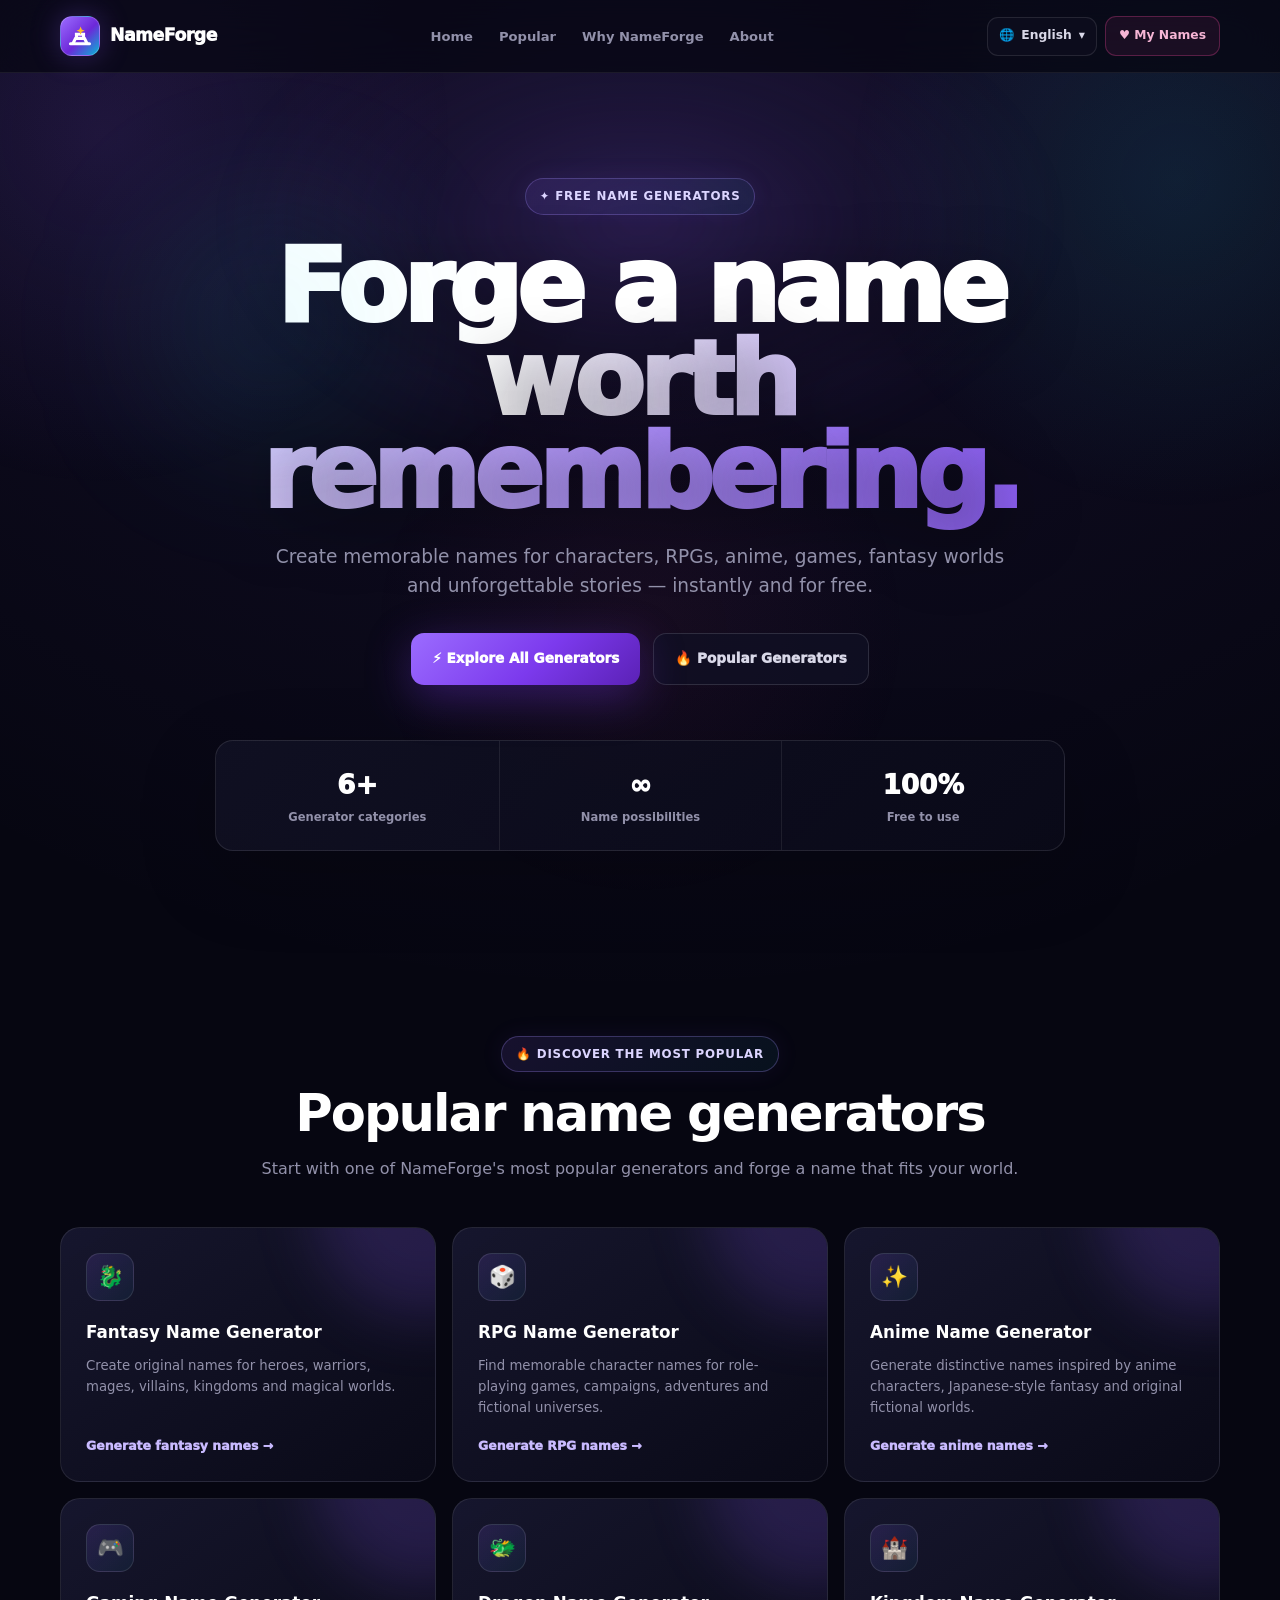
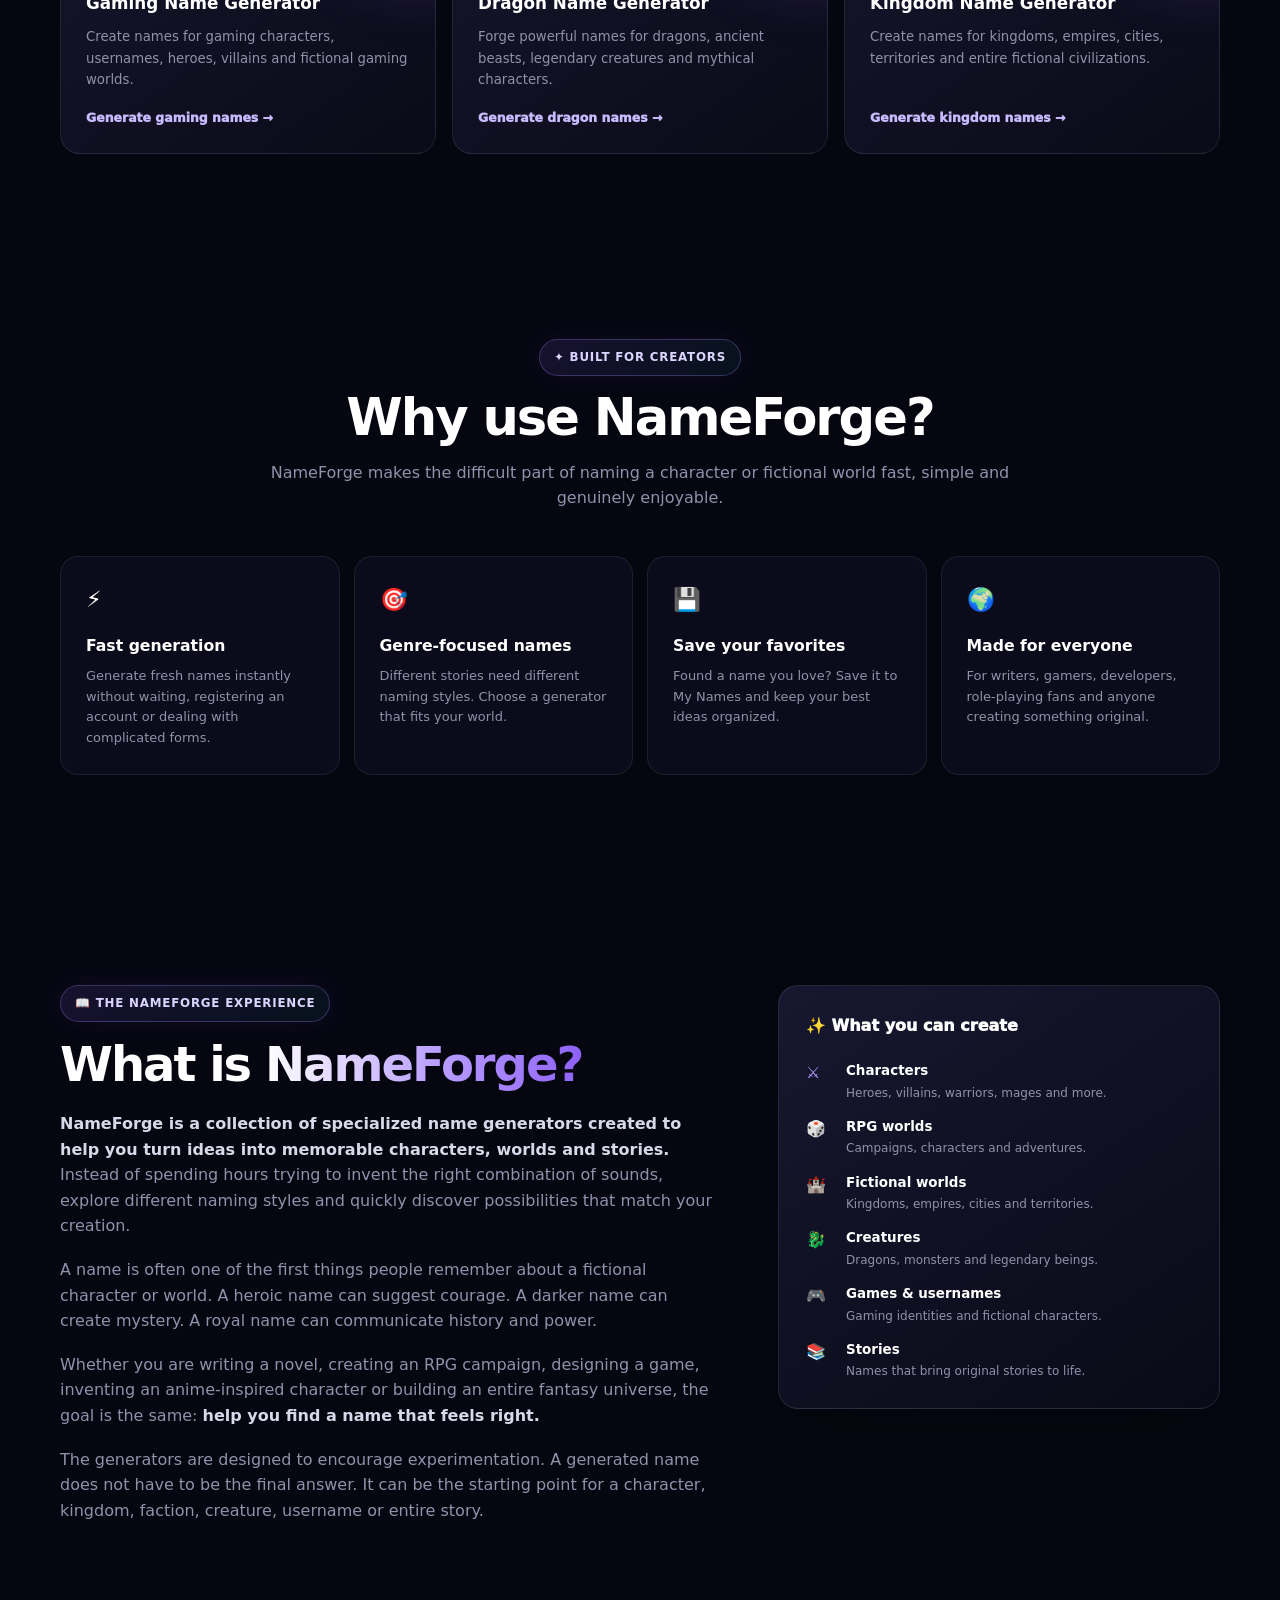
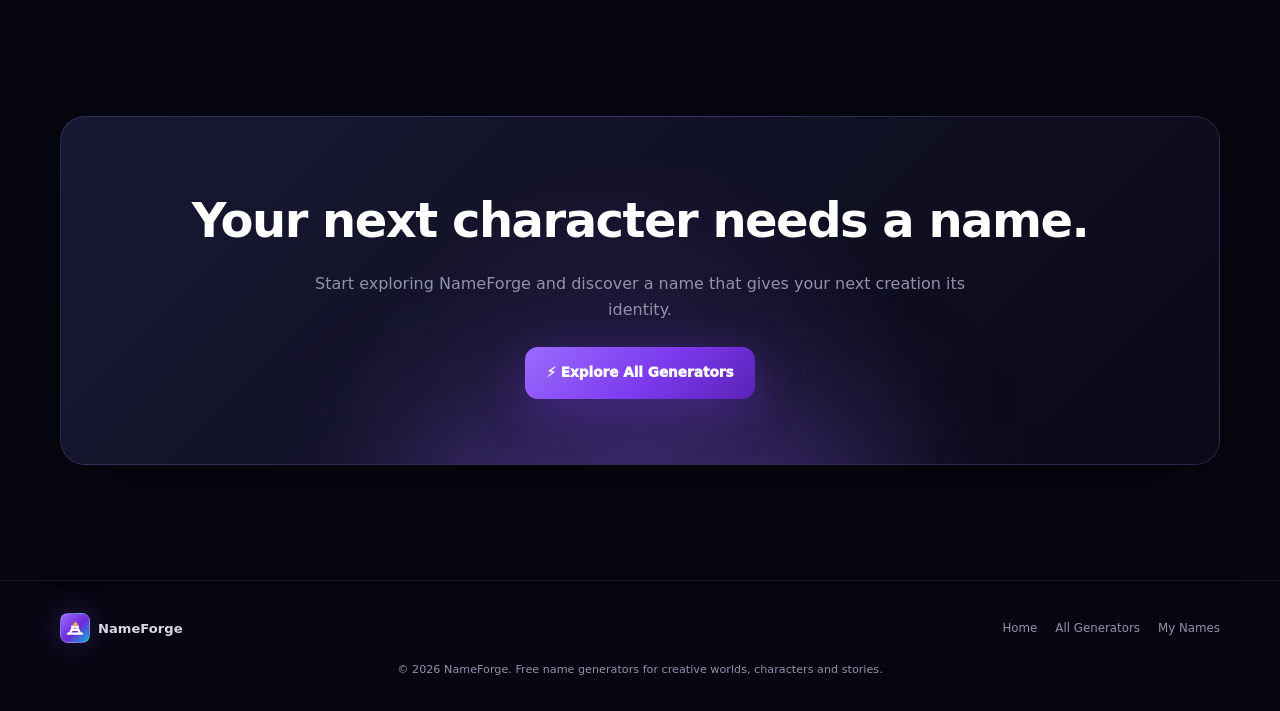
<file: index.html>
<!DOCTYPE html>
<html lang="en">

<head>

<meta charset="UTF-8">

<meta name="viewport"
      content="width=device-width, initial-scale=1.0">

<title>NameForge — Free Name Generators for Fantasy, RPG, Anime & Gaming</title>

<meta name="description"
      content="NameForge is a free name generator website for fantasy characters, RPGs, anime, gaming, dragons, kingdoms and fictional worlds. Forge memorable names instantly.">

<meta name="keywords"
      content="name generator, fantasy name generator, RPG name generator, anime name generator, gaming name generator, dragon name generator, kingdom name generator, character name generator">

<meta name="robots"
      content="index, follow">

<meta name="theme-color"
      content="#070714">

<link rel="canonical"
      href="https://rayanellg.github.io/nameforge/index.html">


<!-- =====================================================
     OPEN GRAPH
====================================================== -->

<meta property="og:type"
      content="website">

<meta property="og:title"
      content="NameForge — Forge Your Perfect Name">

<meta property="og:description"
      content="Discover free name generators for fantasy, RPG, anime, gaming and fictional worlds.">

<meta property="og:url"
      content="https://rayanellg.github.io/nameforge/index.html">

<meta property="og:site_name"
      content="NameForge">


<!-- =====================================================
     STRUCTURED DATA
====================================================== -->

<script type="application/ld+json">
{
    "@context": "https://schema.org",
    "@type": "WebSite",
    "name": "NameForge",
    "url": "https://rayanellg.github.io/nameforge/",
    "description": "Free name generators for fantasy, RPG, anime, gaming and fictional worlds.",
    "inLanguage": "en"
}
</script>

<script type="application/ld+json">
{
    "@context": "https://schema.org",
    "@type": "WebApplication",
    "name": "NameForge",
    "url": "https://rayanellg.github.io/nameforge/",
    "applicationCategory": "EntertainmentApplication",
    "operatingSystem": "Web Browser",
    "isAccessibleForFree": true,
    "offers": {
        "@type": "Offer",
        "price": "0",
        "priceCurrency": "USD"
    }
}
</script>


<style>

/* =====================================================
   ROOT
===================================================== */

:root {

    --bg: #060611;
    --bg-2: #09091a;

    --surface: #111124;
    --surface-2: #16162d;

    --border: rgba(255,255,255,.10);
    --border-bright: rgba(167,139,250,.35);

    --text: #ffffff;
    --text-soft: #d9d8e8;
    --muted: #9291aa;

    --purple: #8b5cf6;
    --purple-light: #b497ff;

    --blue: #22d3ee;
    --cyan: #06b6d4;

    --pink: #ec4899;
    --gold: #fbbf24;

    --max-width: 1160px;

    --radius: 20px;

}


/* =====================================================
   RESET
===================================================== */

* {
    box-sizing: border-box;
    margin: 0;
    padding: 0;
}

html {
    scroll-behavior: smooth;
}

body {

    min-height: 100vh;

    font-family:
        Inter,
        system-ui,
        -apple-system,
        BlinkMacSystemFont,
        "Segoe UI",
        sans-serif;

    color: var(--text);

    background:
        radial-gradient(
            circle at 50% -10%,
            rgba(139,92,246,.15),
            transparent 32%
        ),
        var(--bg);

    line-height: 1.6;

    overflow-x: hidden;

}

body::before {

    content: "";

    position: fixed;

    inset: 0;

    z-index: -2;

    pointer-events: none;

    background:

        radial-gradient(
            circle at 8% 15%,
            rgba(139,92,246,.13),
            transparent 25%
        ),

        radial-gradient(
            circle at 92% 20%,
            rgba(34,211,238,.10),
            transparent 24%
        ),

        radial-gradient(
            circle at 50% 70%,
            rgba(236,72,153,.055),
            transparent 30%
        );

}

body::after {

    content: "";

    position: fixed;

    inset: 0;

    z-index: -1;

    pointer-events: none;

    opacity: .18;

    background-image:

        linear-gradient(
            rgba(255,255,255,.025) 1px,
            transparent 1px
        ),

        linear-gradient(
            90deg,
            rgba(255,255,255,.025) 1px,
            transparent 1px
        );

    background-size: 70px 70px;

    mask-image:
        linear-gradient(
            to bottom,
            black,
            transparent 75%
        );

}

a {
    color: inherit;
}

button {
    font: inherit;
}

img,
svg {
    max-width: 100%;
}


/* =====================================================
   CONTAINER
===================================================== */

.container {

    width:
        min(
            var(--max-width),
            calc(100% - 40px)
        );

    margin:
        0 auto;

}


/* =====================================================
   HEADER
===================================================== */

.site-header {

    position: sticky;

    top: 0;

    z-index: 100;

    border-bottom:
        1px solid rgba(255,255,255,.07);

    background:
        rgba(6,6,17,.72);

    backdrop-filter:
        blur(22px);

    -webkit-backdrop-filter:
        blur(22px);

}

.nav {

    min-height: 72px;

    display: flex;

    align-items: center;

    justify-content: space-between;

    gap: 20px;

}


/* =====================================================
   LOGO
===================================================== */

.logo {

    display: inline-flex;

    align-items: center;

    gap: 10px;

    text-decoration: none;

    font-size: 1.08rem;

    font-weight: 950;

    letter-spacing: -.5px;

}

.logo-mark {

    width: 40px;

    height: 40px;

    display: grid;

    place-items: center;

    border-radius: 12px;

    background:
        linear-gradient(
            135deg,
            #9b6cff,
            #6d28d9 55%,
            #06b6d4
        );

    border:
        1px solid rgba(255,255,255,.20);

    box-shadow:
        0 0 30px rgba(139,92,246,.30);

}


/* =====================================================
   NAVIGATION
===================================================== */

.nav-links {

    display: flex;

    align-items: center;

    gap: 26px;

}

.nav-links a {

    color: var(--muted);

    text-decoration: none;

    font-size: .82rem;

    font-weight: 800;

    transition: .2s ease;

}

.nav-links a:hover {
    color: white;
}

.nav-actions {

    display: flex;

    align-items: center;

    gap: 8px;

}


/* =====================================================
   LANGUAGE
===================================================== */

.language-wrapper {
    position: relative;
}

.language-button {

    min-height: 39px;

    display: inline-flex;

    align-items: center;

    gap: 7px;

    padding: 0 11px;

    border:
        1px solid var(--border);

    border-radius: 11px;

    background:
        rgba(15,15,31,.85);

    color: var(--text-soft);

    cursor: pointer;

    font-size: .77rem;

    font-weight: 800;

}

.language-button:hover {

    border-color:
        var(--border-bright);

    color: white;

}

.language-menu {

    position: absolute;

    top: calc(100% + 9px);

    right: 0;

    width: 235px;

    max-height: 390px;

    overflow-y: auto;

    padding: 8px;

    border:
        1px solid rgba(167,139,250,.25);

    border-radius: 15px;

    background:
        rgba(8,8,20,.98);

    box-shadow:
        0 25px 70px rgba(0,0,0,.55);

    opacity: 0;

    visibility: hidden;

    transform: translateY(-7px);

    transition: .2s ease;

}

.language-wrapper.open .language-menu {

    opacity: 1;

    visibility: visible;

    transform: translateY(0);

}

.language-menu button {

    width: 100%;

    display: flex;

    align-items: center;

    gap: 9px;

    padding: 9px 10px;

    border: 0;

    border-radius: 8px;

    background: transparent;

    color: var(--text-soft);

    text-align: left;

    cursor: pointer;

    font-size: .78rem;

}

.language-menu button:hover {

    background:
        rgba(139,92,246,.14);

    color: white;

}


/* =====================================================
   MY NAMES
===================================================== */

.my-names {

    display: inline-flex;

    align-items: center;

    gap: 6px;

    padding: 9px 13px;

    border:
        1px solid rgba(236,72,153,.30);

    border-radius: 11px;

    background:
        rgba(236,72,153,.08);

    color: #f6b5d5;

    text-decoration: none;

    font-size: .77rem;

    font-weight: 850;

    transition: .2s ease;

}

.my-names:hover {

    background:
        rgba(236,72,153,.15);

    border-color:
        rgba(236,72,153,.55);

    color: white;

}


/* =====================================================
   HERO
===================================================== */

.hero {

    position: relative;

    padding:
        105px 0 80px;

    text-align: center;

}


/* LARGE LIGHT */

.hero::before {

    content: "";

    position: absolute;

    width: 850px;

    height: 500px;

    top: -100px;

    left: 50%;

    transform: translateX(-50%);

    background:

        radial-gradient(
            ellipse,
            rgba(139,92,246,.20),
            rgba(139,92,246,.07) 35%,
            transparent 70%
        );

    filter: blur(20px);

    pointer-events: none;

    z-index: -1;

}


/* SECOND LIGHT */

.hero::after {

    content: "";

    position: absolute;

    width: 260px;

    height: 260px;

    top: 120px;

    left: calc(50% - 500px);

    border-radius: 50%;

    background:
        rgba(34,211,238,.08);

    filter: blur(70px);

    pointer-events: none;

}


/* =====================================================
   EYEBROW
===================================================== */

.eyebrow {

    display: inline-flex;

    align-items: center;

    gap: 8px;

    padding: 8px 14px;

    border:
        1px solid rgba(167,139,250,.28);

    border-radius: 999px;

    background:
        linear-gradient(
            135deg,
            rgba(139,92,246,.13),
            rgba(34,211,238,.06)
        );

    color: #dcd5ff;

    font-size: .74rem;

    font-weight: 900;

    letter-spacing: .8px;

    box-shadow:
        0 0 25px rgba(139,92,246,.08);

}


/* =====================================================
   HERO TITLE
===================================================== */

.hero h1 {

    max-width: 1000px;

    margin:
        25px auto 22px;

    font-size:
        clamp(
            3.6rem,
            8vw,
            7rem
        );

    line-height: .91;

    letter-spacing: -5px;

    font-weight: 1000;

    text-shadow:
        0 15px 70px rgba(0,0,0,.45);

}

.gradient-text {

    color: transparent;

    background:

        linear-gradient(
            90deg,
            #ffffff 0%,
            #b79cff 28%,
            #8b5cf6 52%,
            #22d3ee 78%,
            #f0abfc 100%
        );

    background-size: 200% auto;

    background-clip: text;

    -webkit-background-clip: text;

    animation:
        gradientMove 5s linear infinite;

}

@keyframes gradientMove {

    0% {
        background-position: 0% center;
    }

    100% {
        background-position: 200% center;
    }

}


/* =====================================================
   HERO SUBTITLE
===================================================== */

.hero-subtitle {

    max-width: 740px;

    margin: 0 auto;

    color: var(--muted);

    font-size:
        clamp(
            1rem,
            2vw,
            1.16rem
        );

}


/* =====================================================
   HERO BUTTONS
===================================================== */

.hero-actions {

    display: flex;

    justify-content: center;

    flex-wrap: wrap;

    gap: 13px;

    margin-top: 32px;

}

.btn {

    min-height: 52px;

    display: inline-flex;

    align-items: center;

    justify-content: center;

    gap: 9px;

    padding: 0 21px;

    border-radius: 13px;

    text-decoration: none;

    font-size: .85rem;

    font-weight: 950;

    cursor: pointer;

    transition:
        transform .25s ease,
        box-shadow .25s ease;

}

.btn:hover {

    transform:
        translateY(-3px);

}

.btn-primary {

    position: relative;

    overflow: hidden;

    background:
        linear-gradient(
            135deg,
            #9b6cff,
            #7c3aed 55%,
            #5b21b6
        );

    box-shadow:
        0 12px 45px rgba(124,58,237,.35);

}

.btn-primary::after {

    content: "";

    position: absolute;

    top: 0;

    left: -100%;

    width: 70%;

    height: 100%;

    background:
        linear-gradient(
            90deg,
            transparent,
            rgba(255,255,255,.25),
            transparent
        );

    transform: skewX(-20deg);

    animation:
        buttonShine 4s infinite;

}

@keyframes buttonShine {

    0% {
        left: -100%;
    }

    35% {
        left: 130%;
    }

    100% {
        left: 130%;
    }

}

.btn-primary:hover {

    box-shadow:
        0 18px 60px rgba(124,58,237,.50);

}

.btn-secondary {

    border:
        1px solid rgba(255,255,255,.13);

    background:
        rgba(17,17,36,.75);

    color:
        var(--text-soft);

}

.btn-secondary:hover {

    border-color:
        rgba(167,139,250,.38);

    background:
        rgba(25,25,50,.9);

}


/* =====================================================
   STATS
===================================================== */

.stats {

    width:
        min(
            850px,
            100%
        );

    margin:
        55px auto 0;

    display:
        grid;

    grid-template-columns:
        repeat(3,1fr);

    border:
        1px solid rgba(255,255,255,.10);

    border-radius: 18px;

    background:
        linear-gradient(
            135deg,
            rgba(17,17,36,.85),
            rgba(10,10,25,.85)
        );

    box-shadow:
        0 25px 80px rgba(0,0,0,.20);

    overflow: hidden;

}

.stat {

    padding:
        23px 15px;

}

.stat + .stat {

    border-left:
        1px solid rgba(255,255,255,.08);

}

.stat-value {

    display: block;

    font-size: 1.65rem;

    font-weight: 1000;

}

.stat-label {

    display: block;

    margin-top: 2px;

    color: var(--muted);

    font-size: .72rem;

    font-weight: 750;

}


/* =====================================================
   SECTIONS
===================================================== */

.section {

    padding: 105px 0;

}

.section-heading {

    max-width: 760px;

    margin:
        0 auto 45px;

    text-align: center;

}

.section-heading h2 {

    margin-top: 15px;

    font-size:
        clamp(
            2.2rem,
            4vw,
            3.2rem
        );

    line-height: 1.05;

    letter-spacing: -2px;

}

.section-heading p {

    margin-top: 15px;

    color: var(--muted);

}


/* =====================================================
   GENERATOR GRID
===================================================== */

.generator-grid {

    display: grid;

    grid-template-columns:
        repeat(3,1fr);

    gap: 16px;

}


/* =====================================================
   GENERATOR CARD
===================================================== */

.generator-card {

    position: relative;

    min-height: 245px;

    display: flex;

    flex-direction: column;

    padding: 25px;

    border:
        1px solid rgba(255,255,255,.09);

    border-radius: 20px;

    background:

        linear-gradient(
            145deg,
            rgba(23,23,47,.94),
            rgba(10,10,24,.97)
        );

    overflow: hidden;

    transition:
        transform .3s ease,
        border-color .3s ease,
        box-shadow .3s ease;

}

.generator-card::before {

    content: "";

    position: absolute;

    width: 220px;

    height: 220px;

    top: -130px;

    right: -100px;

    border-radius: 50%;

    background:
        rgba(139,92,246,.18);

    filter:
        blur(30px);

    transition:
        .3s ease;

}

.generator-card:hover {

    transform:
        translateY(-8px);

    border-color:
        rgba(139,92,246,.48);

    box-shadow:
        0 20px 70px rgba(0,0,0,.30),
        0 0 35px rgba(139,92,246,.08);

}

.generator-card:hover::before {

    background:
        rgba(34,211,238,.16);

    transform:
        scale(1.25);

}

.card-icon {

    width: 48px;

    height: 48px;

    display: grid;

    place-items: center;

    margin-bottom: 18px;

    border:
        1px solid rgba(255,255,255,.11);

    border-radius: 14px;

    background:
        linear-gradient(
            135deg,
            rgba(139,92,246,.16),
            rgba(34,211,238,.06)
        );

    font-size: 1.35rem;

}

.generator-card h3 {

    font-size: 1.05rem;

}

.generator-card p {

    margin-top: 9px;

    color: var(--muted);

    font-size: .83rem;

    line-height: 1.6;

}

.card-link {

    margin-top: auto;

    padding-top: 18px;

    color: #c9baff;

    text-decoration: none;

    font-size: .78rem;

    font-weight: 950;

}

.card-link:hover {
    color: white;
}


/* =====================================================
   WHY NAMEFORGE
===================================================== */

.why-section {

    padding-top: 80px;

}

.benefit-grid {

    display: grid;

    grid-template-columns:
        repeat(4,1fr);

    gap: 14px;

}

.benefit {

    padding: 25px;

    border:
        1px solid rgba(255,255,255,.08);

    border-radius: 18px;

    background:
        rgba(15,15,32,.70);

    transition:
        transform .25s ease,
        border-color .25s ease;

}

.benefit:hover {

    transform:
        translateY(-5px);

    border-color:
        rgba(167,139,250,.25);

}

.benefit-icon {

    font-size: 1.4rem;

    margin-bottom: 15px;

}

.benefit h3 {
    font-size: .98rem;
}

.benefit p {

    margin-top: 8px;

    color: var(--muted);

    font-size: .81rem;

}


/* =====================================================
   ABOUT
===================================================== */

.about-layout {

    display: grid;

    grid-template-columns:
        minmax(0,1.2fr)
        minmax(300px,.8fr);

    gap: 55px;

    align-items: start;

}

.about-copy {
    color: var(--muted);
}

.about-copy h2 {

    margin:
        17px 0 22px;

    color: white;

    font-size:
        clamp(
            2rem,
            4vw,
            3rem
        );

    line-height: 1.05;

    letter-spacing: -2px;

}

.about-copy p {

    margin-bottom: 18px;

}

.about-copy strong {
    color: var(--text-soft);
}

.about-panel {

    position: sticky;

    top: 95px;

    padding: 27px;

    border:
        1px solid rgba(255,255,255,.10);

    border-radius: 20px;

    background:
        linear-gradient(
            145deg,
            rgba(24,24,50,.95),
            rgba(10,10,24,.95)
        );

    box-shadow:
        0 25px 80px rgba(0,0,0,.25);

}

.about-panel-title {

    display: flex;

    align-items: center;

    gap: 9px;

    font-weight: 950;

}

.about-list {

    margin-top: 22px;

    display: grid;

    gap: 13px;

}

.about-list-item {

    display: grid;

    grid-template-columns: 30px 1fr;

    gap: 10px;

}

.about-list-item span:first-child {
    color: var(--purple-light);
}

.about-list-item strong {

    display: block;

    font-size: .84rem;

}

.about-list-item small {

    display: block;

    margin-top: 2px;

    color: var(--muted);

    font-size: .75rem;

}


/* =====================================================
   FINAL CTA
===================================================== */

.final-cta {

    padding:
        70px 0 115px;

}

.final-box {

    position: relative;

    padding: 65px 30px;

    border:
        1px solid rgba(167,139,250,.20);

    border-radius: 25px;

    text-align: center;

    background:

        radial-gradient(
            circle at 50% 100%,
            rgba(139,92,246,.18),
            transparent 45%
        ),

        linear-gradient(
            135deg,
            rgba(25,25,53,.96),
            rgba(10,10,24,.96)
        );

    overflow: hidden;

    box-shadow:
        0 30px 100px rgba(0,0,0,.30);

}

.final-box::before {

    content: "";

    position: absolute;

    width: 500px;

    height: 200px;

    left: 50%;

    bottom: -160px;

    transform:
        translateX(-50%);

    background:
        rgba(139,92,246,.25);

    filter:
        blur(70px);

}

.final-box h2 {

    position: relative;

    font-size:
        clamp(
            1.9rem,
            4vw,
            3rem
        );

    letter-spacing: -1.5px;

}

.final-box p {

    position: relative;

    max-width: 650px;

    margin: 12px auto 0;

    color: var(--muted);

}


/* =====================================================
   FOOTER
===================================================== */

footer {

    border-top:
        1px solid rgba(255,255,255,.07);

    padding:
        32px 0;

    color: var(--muted);

}

.footer-inner {

    display: flex;

    align-items: center;

    justify-content: space-between;

    gap: 20px;

}

.footer-brand {

    display: flex;

    align-items: center;

    gap: 8px;

    color: var(--text-soft);

    font-weight: 900;

    font-size: .82rem;

}

.footer-links {

    display: flex;

    gap: 18px;

    flex-wrap: wrap;

}

.footer-links a {

    color: var(--muted);

    text-decoration: none;

    font-size: .74rem;

}

.footer-links a:hover {
    color: white;
}

.copyright {

    margin-top: 18px;

    text-align: center;

    font-size: .7rem;

}


/* =====================================================
   RESPONSIVE
===================================================== */

@media(max-width:900px) {

    .nav-links {
        display: none;
    }

    .generator-grid {
        grid-template-columns: repeat(2,1fr);
    }

    .benefit-grid {
        grid-template-columns: repeat(2,1fr);
    }

    .about-layout {
        grid-template-columns: 1fr;
    }

    .about-panel {
        position: static;
    }

}


@media(max-width:650px) {

    .container {

        width:
            min(
                100% - 28px,
                var(--max-width)
            );

    }

    .hero {

        padding:
            75px 0 55px;

    }

    .hero h1 {

        font-size:
            clamp(
                3.1rem,
                15vw,
                5rem
            );

        letter-spacing:
            -3px;

    }

    .hero-actions {

        flex-direction: column;

    }

    .hero-actions .btn {

        width: 100%;

    }

    .stats {

        grid-template-columns: 1fr;

    }

    .stat + .stat {

        border-left: 0;

        border-top:
            1px solid rgba(255,255,255,.08);

    }

    .generator-grid {

        grid-template-columns: 1fr;

    }

    .benefit-grid {

        grid-template-columns: 1fr;

    }

    .footer-inner {

        flex-direction: column;

        text-align: center;

    }

}


@media(prefers-reduced-motion:reduce) {

    html {
        scroll-behavior: auto;
    }

    *,
    *::before,
    *::after {

        animation: none !important;

        transition: none !important;

    }

}

</style>

</head>


<body>


<!-- =====================================================
     HEADER
===================================================== -->

<header class="site-header">

<nav class="container nav">


<a
    href="index.html"
    class="logo"
    aria-label="NameForge Home"
>

<span class="logo-mark">

<svg
    viewBox="0 0 32 32"
    fill="none"
    xmlns="http://www.w3.org/2000/svg"
>

<path
    d="M8 22.5H24"
    stroke="white"
    stroke-width="2.6"
    stroke-linecap="round"
/>

<path
    d="M10 22.5L12.2 18H19.8L22 22.5"
    stroke="white"
    stroke-width="2.6"
    stroke-linejoin="round"
/>

<path
    d="M13 18V14.5H19V18"
    stroke="white"
    stroke-width="2.6"
/>

<path
    d="M15.5 10.5L16.5 8L17.5 10.5L20 11.5L17.5 12.5L16.5 15L15.5 12.5L13 11.5L15.5 10.5Z"
    fill="#FBBF24"
/>

</svg>

</span>

<span>NameForge</span>

</a>


<div class="nav-links">

<a href="index.html">Home</a>

<a href="#popular">Popular</a>

<a href="#why-nameforge">Why NameForge</a>

<a href="#about">About</a>

</div>


<div class="nav-actions">


<div
    class="language-wrapper"
    id="languageWrapper"
>

<button
    class="language-button"
    id="languageButton"
    type="button"
    aria-expanded="false"
>

🌐
<span id="currentLanguage">English</span>
▾

</button>


<div
    class="language-menu"
    id="languageMenu"
>

<button data-lang="en">🇬🇧 English</button>
<button data-lang="fr">🇫🇷 Français</button>
<button data-lang="es">🇪🇸 Español</button>
<button data-lang="de">🇩🇪 Deutsch</button>
<button data-lang="it">🇮🇹 Italiano</button>
<button data-lang="pt">🇵🇹 Português</button>
<button data-lang="nl">🇳🇱 Nederlands</button>
<button data-lang="tr">🇹🇷 Türkçe</button>
<button data-lang="ar">🇸🇦 العربية</button>
<button data-lang="he">🇮🇱 עברית</button>
<button data-lang="fa">🇮🇷 فارسی</button>
<button data-lang="ru">🇷🇺 Русский</button>
<button data-lang="uk">🇺🇦 Українська</button>
<button data-lang="pl">🇵🇱 Polski</button>
<button data-lang="cs">🇨🇿 Čeština</button>
<button data-lang="sv">🇸🇪 Svenska</button>
<button data-lang="da">🇩🇰 Dansk</button>
<button data-lang="no">🇳🇴 Norsk</button>
<button data-lang="fi">🇫🇮 Suomi</button>
<button data-lang="el">🇬🇷 Ελληνικά</button>
<button data-lang="ro">🇷🇴 Română</button>
<button data-lang="hu">🇭🇺 Magyar</button>
<button data-lang="id">🇮🇩 Bahasa Indonesia</button>
<button data-lang="ms">🇲🇾 Bahasa Melayu</button>
<button data-lang="vi">🇻🇳 Tiếng Việt</button>
<button data-lang="th">🇹🇭 ไทย</button>
<button data-lang="ja">🇯🇵 日本語</button>
<button data-lang="ko">🇰🇷 한국어</button>
<button data-lang="zh-CN">🇨🇳 简体中文</button>
<button data-lang="zh-TW">🇹🇼 繁體中文</button>
<button data-lang="hi">🇮🇳 हिन्दी</button>

</div>

</div>


<a
    href="my-names.html"
    class="my-names"
>

♥ My Names

</a>

</div>

</nav>

</header>



<!-- =====================================================
     MAIN
===================================================== -->

<main>


<!-- =====================================================
     HERO
===================================================== -->

<section class="hero container">


<span class="eyebrow">
✦ FREE NAME GENERATORS
</span>


<h1>

Forge a name
<br>

<span class="gradient-text">
worth remembering.
</span>

</h1>


<p class="hero-subtitle">

Create memorable names for characters,
RPGs, anime, games, fantasy worlds and
unforgettable stories — instantly and for free.

</p>


<div class="hero-actions">

<a
    href="all-name-generators.html"
    class="btn btn-primary"
>

⚡ Explore All Generators

</a>


<a
    href="#popular"
    class="btn btn-secondary"
>

🔥 Popular Generators

</a>

</div>


<div class="stats">


<div class="stat">

<span class="stat-value">
6+
</span>

<span class="stat-label">
Generator categories
</span>

</div>


<div class="stat">

<span class="stat-value">
∞
</span>

<span class="stat-label">
Name possibilities
</span>

</div>


<div class="stat">

<span class="stat-value">
100%
</span>

<span class="stat-label">
Free to use
</span>

</div>


</div>

</section>



<!-- =====================================================
     POPULAR
===================================================== -->

<section
    class="section container"
    id="popular"
>


<div class="section-heading">

<span class="eyebrow">
🔥 DISCOVER THE MOST POPULAR
</span>

<h2>
Popular name generators
</h2>

<p>
Start with one of NameForge's most popular
generators and forge a name that fits your world.
</p>

</div>


<div class="generator-grid">


<article class="generator-card">

<div class="card-icon">
🐉
</div>

<h3>
Fantasy Name Generator
</h3>

<p>
Create original names for heroes,
warriors, mages, villains, kingdoms
and magical worlds.
</p>

<a
    href="fantasy-name-generator.html"
    class="card-link"
>
Generate fantasy names →
</a>

</article>


<article class="generator-card">

<div class="card-icon">
🎲
</div>

<h3>
RPG Name Generator
</h3>

<p>
Find memorable character names for
role-playing games, campaigns,
adventures and fictional universes.
</p>

<a
    href="rpg-name-generator.html"
    class="card-link"
>
Generate RPG names →
</a>

</article>


<article class="generator-card">

<div class="card-icon">
✨
</div>

<h3>
Anime Name Generator
</h3>

<p>
Generate distinctive names inspired by
anime characters, Japanese-style fantasy
and original fictional worlds.
</p>

<a
    href="anime-name-generator.html"
    class="card-link"
>
Generate anime names →
</a>

</article>


<article class="generator-card">

<div class="card-icon">
🎮
</div>

<h3>
Gaming Name Generator
</h3>

<p>
Create names for gaming characters,
usernames, heroes, villains and
fictional gaming worlds.
</p>

<a
    href="gaming-name-generator.html"
    class="card-link"
>
Generate gaming names →
</a>

</article>


<article class="generator-card">

<div class="card-icon">
🐲
</div>

<h3>
Dragon Name Generator
</h3>

<p>
Forge powerful names for dragons,
ancient beasts, legendary creatures
and mythical characters.
</p>

<a
    href="dragon-name-generator.html"
    class="card-link"
>
Generate dragon names →
</a>

</article>


<article class="generator-card">

<div class="card-icon">
🏰
</div>

<h3>
Kingdom Name Generator
</h3>

<p>
Create names for kingdoms, empires,
cities, territories and entire fictional
civilizations.
</p>

<a
    href="kingdom-name-generator.html"
    class="card-link"
>
Generate kingdom names →
</a>

</article>


</div>

</section>



<!-- =====================================================
     WHY
===================================================== -->

<section
    class="section why-section container"
    id="why-nameforge"
>


<div class="section-heading">

<span class="eyebrow">
✦ BUILT FOR CREATORS
</span>

<h2>
Why use NameForge?
</h2>

<p>
NameForge makes the difficult part of naming
a character or fictional world fast, simple
and genuinely enjoyable.
</p>

</div>


<div class="benefit-grid">


<article class="benefit">

<div class="benefit-icon">
⚡
</div>

<h3>
Fast generation
</h3>

<p>
Generate fresh names instantly without
waiting, registering an account or dealing
with complicated forms.
</p>

</article>


<article class="benefit">

<div class="benefit-icon">
🎯
</div>

<h3>
Genre-focused names
</h3>

<p>
Different stories need different naming
styles. Choose a generator that fits
your world.
</p>

</article>


<article class="benefit">

<div class="benefit-icon">
💾
</div>

<h3>
Save your favorites
</h3>

<p>
Found a name you love? Save it to My Names
and keep your best ideas organized.
</p>

</article>


<article class="benefit">

<div class="benefit-icon">
🌍
</div>

<h3>
Made for everyone
</h3>

<p>
For writers, gamers, developers, role-playing
fans and anyone creating something original.
</p>

</article>


</div>

</section>



<!-- =====================================================
     ABOUT
===================================================== -->

<section
    class="section container"
    id="about"
>


<div class="about-layout">


<div class="about-copy">


<span class="eyebrow">
📖 THE NAMEFORGE EXPERIENCE
</span>


<h2>

What is
<span class="gradient-text">
NameForge?
</span>

</h2>


<p>

<strong>
NameForge is a collection of specialized
name generators created to help you turn
ideas into memorable characters, worlds
and stories.
</strong>

Instead of spending hours trying to invent
the right combination of sounds, explore
different naming styles and quickly discover
possibilities that match your creation.

</p>


<p>

A name is often one of the first things
people remember about a fictional character
or world. A heroic name can suggest courage.
A darker name can create mystery. A royal
name can communicate history and power.

</p>


<p>

Whether you are writing a novel, creating
an RPG campaign, designing a game, inventing
an anime-inspired character or building an
entire fantasy universe, the goal is the same:

<strong>
help you find a name that feels right.
</strong>

</p>


<p>

The generators are designed to encourage
experimentation. A generated name does not
have to be the final answer. It can be the
starting point for a character, kingdom,
faction, creature, username or entire story.

</p>


</div>


<aside class="about-panel">


<div class="about-panel-title">

✨
What you can create

</div>


<div class="about-list">


<div class="about-list-item">

<span>⚔</span>

<div>

<strong>
Characters
</strong>

<small>
Heroes, villains, warriors, mages and more.
</small>

</div>

</div>


<div class="about-list-item">

<span>🎲</span>

<div>

<strong>
RPG worlds
</strong>

<small>
Campaigns, characters and adventures.
</small>

</div>

</div>


<div class="about-list-item">

<span>🏰</span>

<div>

<strong>
Fictional worlds
</strong>

<small>
Kingdoms, empires, cities and territories.
</small>

</div>

</div>


<div class="about-list-item">

<span>🐉</span>

<div>

<strong>
Creatures
</strong>

<small>
Dragons, monsters and legendary beings.
</small>

</div>

</div>


<div class="about-list-item">

<span>🎮</span>

<div>

<strong>
Games & usernames
</strong>

<small>
Gaming identities and fictional characters.
</small>

</div>

</div>


<div class="about-list-item">

<span>📚</span>

<div>

<strong>
Stories
</strong>

<small>
Names that bring original stories to life.
</small>

</div>

</div>


</div>

</aside>


</div>

</section>



<!-- =====================================================
     FINAL CTA
===================================================== -->

<section class="final-cta container">

<div class="final-box">

<h2>
Your next character needs a name.
</h2>

<p>
Start exploring NameForge and discover a name
that gives your next creation its identity.
</p>

<div
    class="hero-actions"
    style="position:relative;margin-top:25px;"
>

<a
    href="all-name-generators.html"
    class="btn btn-primary"
>
⚡ Explore All Generators
</a>

</div>

</div>

</section>


</main>



<!-- =====================================================
     FOOTER
===================================================== -->

<footer>

<div class="container footer-inner">


<div class="footer-brand">

<span
    class="logo-mark"
    style="width:30px;height:30px;border-radius:8px;"
>

<svg
    viewBox="0 0 32 32"
    fill="none"
    xmlns="http://www.w3.org/2000/svg"
>

<path
    d="M8 22.5H24"
    stroke="white"
    stroke-width="2.6"
    stroke-linecap="round"
/>

<path
    d="M10 22.5L12.2 18H19.8L22 22.5"
    stroke="white"
    stroke-width="2.6"
/>

<path
    d="M13 18V14.5H19V18"
    stroke="white"
    stroke-width="2.6"
/>

<path
    d="M15.5 10.5L16.5 8L17.5 10.5L20 11.5L17.5 12.5L16.5 15L15.5 12.5L13 11.5L15.5 10.5Z"
    fill="#FBBF24"
/>

</svg>

</span>

NameForge

</div>


<div class="footer-links">

<a href="index.html">
Home
</a>

<a href="all-name-generators.html">
All Generators
</a>

<a href="my-names.html">
My Names
</a>

</div>


</div>


<div class="container copyright">

© 2026 NameForge.
Free name generators for creative worlds,
characters and stories.

</div>

</footer>



<script>

/* =====================================================
   LANGUAGE SELECTOR
===================================================== */

const languageWrapper =
    document.getElementById(
        "languageWrapper"
    );

const languageButton =
    document.getElementById(
        "languageButton"
    );

const currentLanguage =
    document.getElementById(
        "currentLanguage"
    );


const languageNames = {

    en: "English",
    fr: "Français",
    es: "Español",
    de: "Deutsch",
    it: "Italiano",
    pt: "Português",
    nl: "Nederlands",
    tr: "Türkçe",
    ar: "العربية",
    he: "עברית",
    fa: "فارسی",
    ru: "Русский",
    uk: "Українська",
    pl: "Polski",
    cs: "Čeština",
    sv: "Svenska",
    da: "Dansk",
    no: "Norsk",
    fi: "Suomi",
    el: "Ελληνικά",
    ro: "Română",
    hu: "Magyar",
    id: "Bahasa Indonesia",
    ms: "Bahasa Melayu",
    vi: "Tiếng Việt",
    th: "ไทย",
    ja: "日本語",
    ko: "한국어",
    "zh-CN": "简体中文",
    "zh-TW": "繁體中文",
    hi: "हिन्दी"

};


languageButton.addEventListener(
    "click",
    function(event) {

        event.stopPropagation();

        const opened =
            languageWrapper.classList.toggle(
                "open"
            );

        languageButton.setAttribute(
            "aria-expanded",
            opened ? "true" : "false"
        );

    }
);


document.querySelectorAll(
    ".language-menu button"
).forEach(
    button => {

        button.addEventListener(
            "click",
            function() {

                const lang =
                    this.dataset.lang;

                if(lang === "en") {

                    currentLanguage.textContent =
                        "English";

                    languageWrapper.classList.remove(
                        "open"
                    );

                    languageButton.setAttribute(
                        "aria-expanded",
                        "false"
                    );

                    localStorage.setItem(
                        "nameforge_language",
                        "en"
                    );

                    return;

                }


                localStorage.setItem(
                    "nameforge_language",
                    lang
                );


                const currentUrl =
                    window.location.href;


                const translateUrl =
                    "https://translate.google.com/translate" +
                    "?sl=en" +
                    "&tl=" +
                    encodeURIComponent(lang) +
                    "&u=" +
                    encodeURIComponent(currentUrl);


                window.location.href =
                    translateUrl;

            }
        );

    }
);


document.addEventListener(
    "click",
    function(event) {

        if(
            !languageWrapper.contains(event.target)
        ) {

            languageWrapper.classList.remove(
                "open"
            );

            languageButton.setAttribute(
                "aria-expanded",
                "false"
            );

        }

    }
);


/* =====================================================
   REMEMBER LANGUAGE
===================================================== */

const savedLanguage =
    localStorage.getItem(
        "nameforge_language"
    );


if(
    savedLanguage &&
    languageNames[savedLanguage]
) {

    currentLanguage.textContent =
        languageNames[savedLanguage];

}


/* =====================================================
   ESCAPE
===================================================== */

document.addEventListener(
    "keydown",
    function(event) {

        if(event.key === "Escape") {

            languageWrapper.classList.remove(
                "open"
            );

            languageButton.setAttribute(
                "aria-expanded",
                "false"
            );

        }

    }
);

</script>


</body>

</html>
</file>
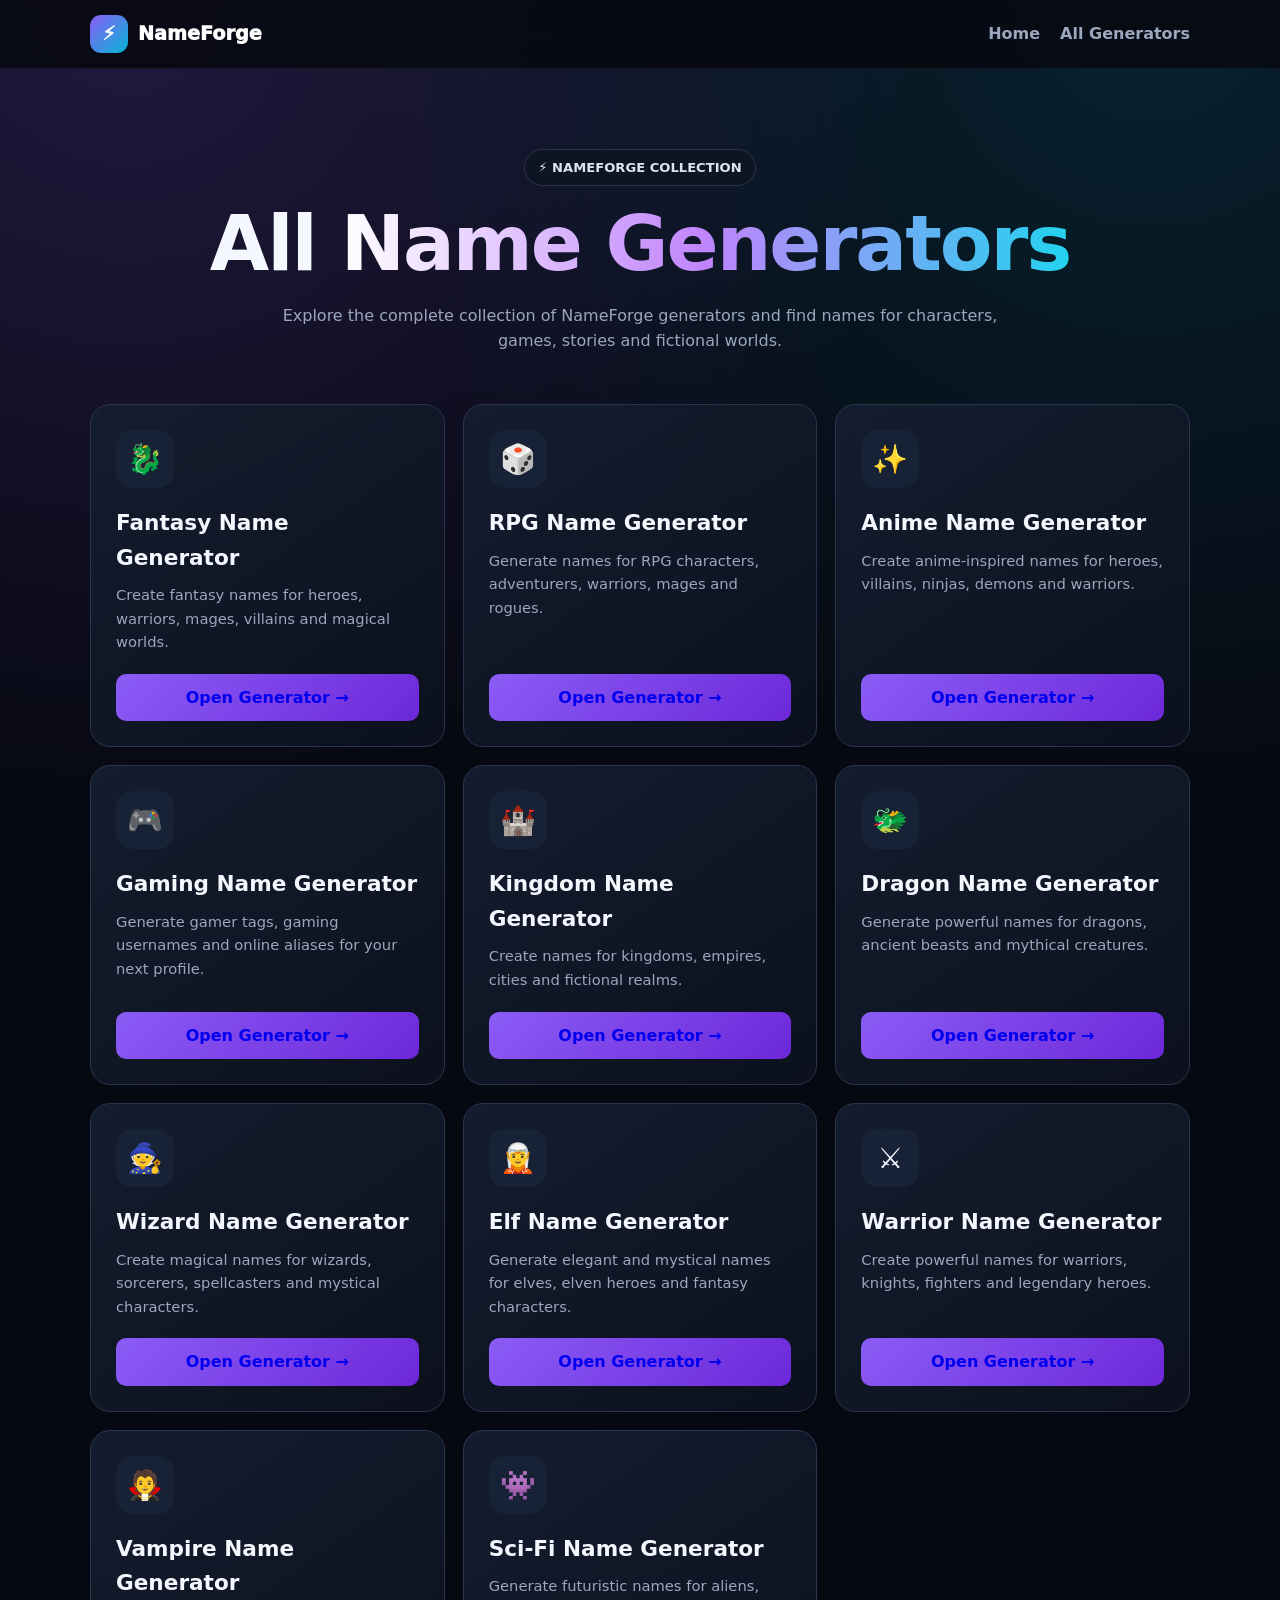
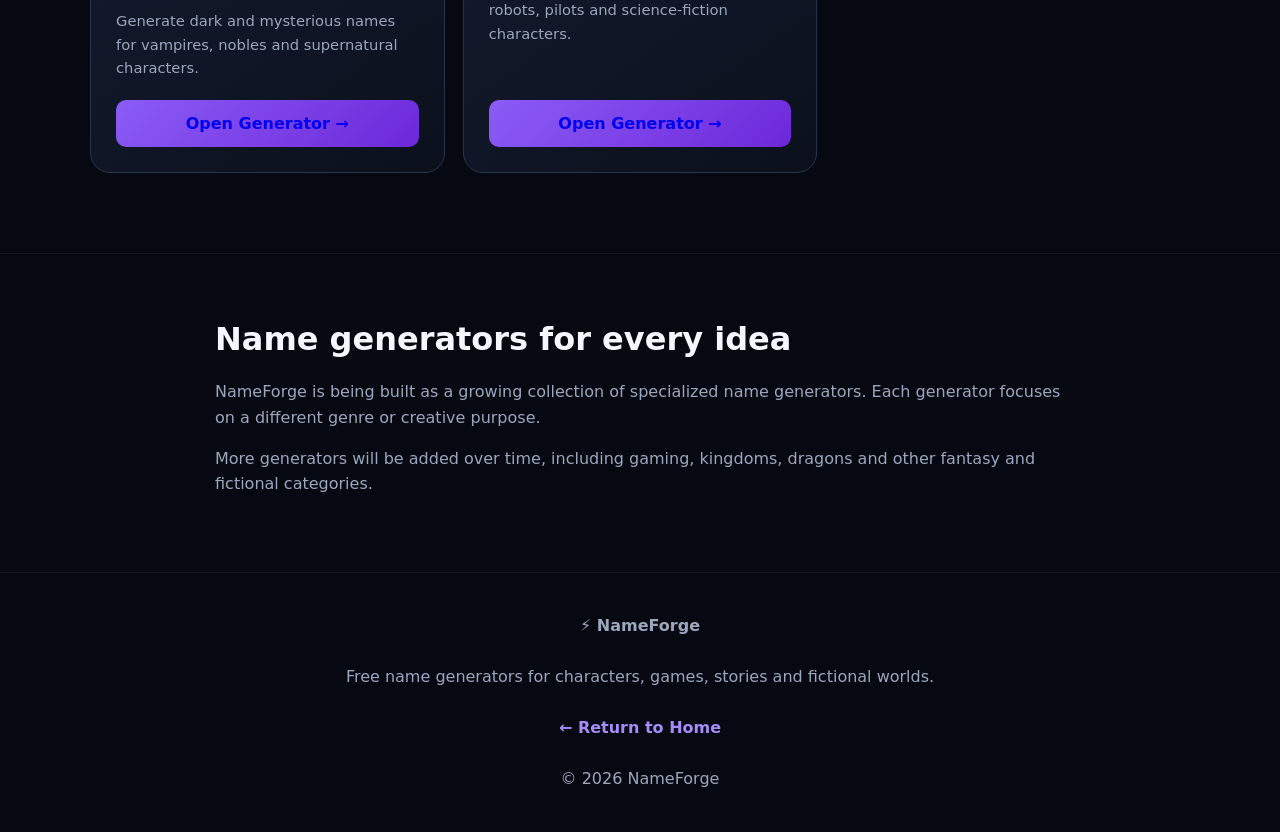
<file: all-name-generators.html>
<!DOCTYPE html>
<html lang="en">

<head>

<meta charset="UTF-8">

<meta name="viewport"
      content="width=device-width, initial-scale=1.0">

<title>All Name Generators — NameForge</title>

<meta name="description"
      content="Explore all NameForge name generators for fantasy, RPG, anime, gaming and more.">

<meta name="robots"
      content="index, follow">

<link rel="canonical"
      href="https://rayanellg.github.io/nameforge/all-name-generators.html">

<style>

:root{
    --bg:#070912;
    --panel:#101827;
    --border:#29354d;
    --text:#f5f7ff;
    --muted:#9ba7bd;
    --purple:#8b5cf6;
    --blue:#06b6d4;
}

*{
    box-sizing:border-box;
    margin:0;
    padding:0;
}

body{

    min-height:100vh;

    font-family:
        system-ui,
        -apple-system,
        BlinkMacSystemFont,
        "Segoe UI",
        sans-serif;

    color:var(--text);

    background:

        radial-gradient(
            circle at 10% 0%,
            rgba(139,92,246,.20),
            transparent 30%
        ),

        radial-gradient(
            circle at 90% 0%,
            rgba(6,182,212,.15),
            transparent 30%
        ),

        var(--bg);

    line-height:1.6;
}

.container{

    width:min(1100px,92%);

    margin:auto;
}

header{

    position:sticky;

    top:0;

    z-index:10;

    background:
        rgba(7,9,18,.9);

    backdrop-filter:blur(15px);

    border-bottom:
        1px solid rgba(255,255,255,.06);
}

nav{

    min-height:68px;

    display:flex;

    align-items:center;

    justify-content:space-between;
}

.logo{

    display:flex;

    align-items:center;

    gap:10px;

    color:white;

    text-decoration:none;

    font-size:1.2rem;

    font-weight:950;
}

.logo-icon{

    width:38px;

    height:38px;

    display:grid;

    place-items:center;

    border-radius:11px;

    background:
        linear-gradient(
            135deg,
            var(--purple),
            var(--blue)
        );
}

.nav-links{

    display:flex;

    gap:20px;
}

.nav-links a{

    color:var(--muted);

    text-decoration:none;

    font-weight:800;
}

.nav-links a:hover{

    color:white;
}

.hero{

    text-align:center;

    padding:80px 0 50px;
}

.badge{

    display:inline-block;

    padding:7px 13px;

    border:1px solid var(--border);

    border-radius:999px;

    background:#0e1421;

    color:#dce3f5;

    font-size:.82rem;

    font-weight:850;
}

h1{

    margin:20px auto;

    font-size:
        clamp(2.5rem,6vw,5rem);

    line-height:1;

    letter-spacing:-2px;
}

.gradient{

    color:transparent;

    background:
        linear-gradient(
            90deg,
            white,
            #c084fc,
            #22d3ee
        );

    background-clip:text;

    -webkit-background-clip:text;
}

.hero p{

    max-width:730px;

    margin:auto;

    color:var(--muted);

}

.generators{

    display:grid;

    grid-template-columns:
        repeat(3,1fr);

    gap:18px;

    padding-bottom:80px;
}

.card{

    display:flex;

    flex-direction:column;

    min-height:285px;

    padding:25px;

    border:1px solid var(--border);

    border-radius:20px;

    background:

        linear-gradient(
            145deg,
            rgba(20,29,47,.97),
            rgba(12,17,29,.97)
        );

    transition:.2s;
}

.card:hover{

    transform:translateY(-5px);

    border-color:
        rgba(139,92,246,.6);

}

.icon{

    width:58px;

    height:58px;

    display:grid;

    place-items:center;

    margin-bottom:18px;

    border-radius:16px;

    background:#182236;

    font-size:1.8rem;
}

.card h2{

    margin-bottom:8px;

    font-size:1.35rem;
}

.card p{

    color:var(--muted);

    font-size:.92rem;

    margin-bottom:20px;
}

.link{

    display:block;

    margin-top:auto;

    padding:11px 15px;

    border-radius:10px;

    text-align:center;

    text-decoration:none;

    font-weight:900;

    background:
        linear-gradient(
            135deg,
            var(--purple),
            #6d28d9
        );

}

.section{

    padding:60px 0;

    border-top:
        1px solid rgba(255,255,255,.05);
}

.content{

    max-width:850px;

    margin:auto;
}

.content h2{

    margin-bottom:14px;

    font-size:2rem;
}

.content p{

    color:var(--muted);

    margin-bottom:15px;
}

footer{

    padding:40px 0;

    border-top:
        1px solid rgba(255,255,255,.06);

    text-align:center;

    color:var(--muted);
}

@media(max-width:850px){

    .generators{

        grid-template-columns:
            repeat(2,1fr);
    }

}

@media(max-width:600px){

    .nav-links{

        display:none;
    }

    .generators{

        grid-template-columns:1fr;
    }

}

</style>

</head>


<body>


<header>

<nav class="container">


<a
    href="index.html"
    class="logo"
>

<span class="logo-icon">
⚡
</span>

NameForge

</a>


<div class="nav-links">

<a href="index.html">
Home
</a>

<a href="all-name-generators.html">
All Generators
</a>

</div>


</nav>

</header>



<main>


<section class="hero container">


<span class="badge">
⚡ NAMEFORGE COLLECTION
</span>


<h1>

All

<span class="gradient">
Name Generators
</span>

</h1>


<p>

Explore the complete collection of NameForge
generators and find names for characters,
games, stories and fictional worlds.

</p>


</section>



<section class="generators container">


<!-- FANTASY -->

<article class="card">


<div class="icon">
🐉
</div>


<h2>
Fantasy Name Generator
</h2>


<p>

Create fantasy names for heroes, warriors,
mages, villains and magical worlds.

</p>


<a
    href="fantasy-name-generator.html"
    class="link"
>

Open Generator →

</a>


</article>



<!-- RPG -->

<article class="card">


<div class="icon">
🎲
</div>


<h2>
RPG Name Generator
</h2>


<p>

Generate names for RPG characters,
adventurers, warriors, mages and rogues.

</p>


<a
    href="rpg-name-generator.html"
    class="link"
>

Open Generator →

</a>


</article>



<!-- ANIME -->

<article class="card">


<div class="icon">
✨
</div>


<h2>
Anime Name Generator
</h2>


<p>

Create anime-inspired names for heroes,
villains, ninjas, demons and warriors.

</p>


<a
    href="anime-name-generator.html"
    class="link"
>

Open Generator →

</a>


</article>



<!-- GAMING -->

<article class="card">


<div class="icon">
🎮
</div>


<h2>
Gaming Name Generator
</h2>


<p>

Generate gamer tags, gaming usernames
and online aliases for your next profile.

</p>


<a
    href="gaming-name-generator.html"
    class="link"
>

Open Generator →

</a>


</article>



<!-- KINGDOM -->

<article class="card">


<div class="icon">
🏰
</div>


<h2>
Kingdom Name Generator
</h2>


<p>

Create names for kingdoms, empires,
cities and fictional realms.

</p>


<a
    href="kingdom-name-generator.html"
    class="link"
>
Open Generator →
</a>


</article>



<!-- DRAGON -->

<article class="card">


<div class="icon">
🐲
</div>


<h2>
Dragon Name Generator
</h2>


<p>

Generate powerful names for dragons,
ancient beasts and mythical creatures.

</p>


<a
    href="dragon-name-generator.html"
    class="link"
>
Open Generator →
</a>


</article>


<!-- WIZARD -->

<article class="card">

<div class="icon">
🧙
</div>

<h2>
Wizard Name Generator
</h2>

<p>

Create magical names for wizards,
sorcerers, spellcasters and mystical characters.

</p>

<a
    href="wizard-name-generator.html"
    class="link"
>
Open Generator →
</a>

</article>



<!-- ELF -->

<article class="card">

<div class="icon">
🧝
</div>

<h2>
Elf Name Generator
</h2>

<p>

Generate elegant and mystical names
for elves, elven heroes and fantasy characters.

</p>

<a
    href="elf-name-generator.html"
    class="link"
>
Open Generator →
</a>

</article>



<!-- WARRIOR -->

<article class="card">

<div class="icon">
⚔️
</div>

<h2>
Warrior Name Generator
</h2>

<p>

Create powerful names for warriors,
knights, fighters and legendary heroes.

</p>

<a
    href="warrior-name-generator.html"
    class="link"
>
Open Generator →
</a>

</article>



<!-- VAMPIRE -->

<article class="card">

<div class="icon">
🧛
</div>

<h2>
Vampire Name Generator
</h2>

<p>

Generate dark and mysterious names
for vampires, nobles and supernatural characters.

</p>

<a
    href="vampire-name-generator.html"
    class="link"
>
Open Generator →
</a>

</article>



<!-- SCI-FI -->

<article class="card">

<div class="icon">
👾
</div>

<h2>
Sci-Fi Name Generator
</h2>

<p>

Generate futuristic names for aliens,
robots, pilots and science-fiction characters.

</p>

<a
    href="sci-fi-name-generator.html"
    class="link"
>
Open Generator →
</a>

</article>


</section>



<section class="section">


<div class="content">


<h2>
Name generators for every idea
</h2>


<p>

NameForge is being built as a growing collection
of specialized name generators. Each generator
focuses on a different genre or creative purpose.

</p>


<p>

More generators will be added over time,
including gaming, kingdoms, dragons and other
fantasy and fictional categories.

</p>


</div>


</section>


</main>



<footer>


<div class="container">


<strong>
⚡ NameForge
</strong>


<br><br>


Free name generators for characters,
games, stories and fictional worlds.


<br><br>


<a
    href="index.html"
    style="color:#a78bfa;text-decoration:none;font-weight:800;"
>

← Return to Home

</a>


<br><br>


© 2026 NameForge


</div>


</footer>


</body>

</html>
</file>
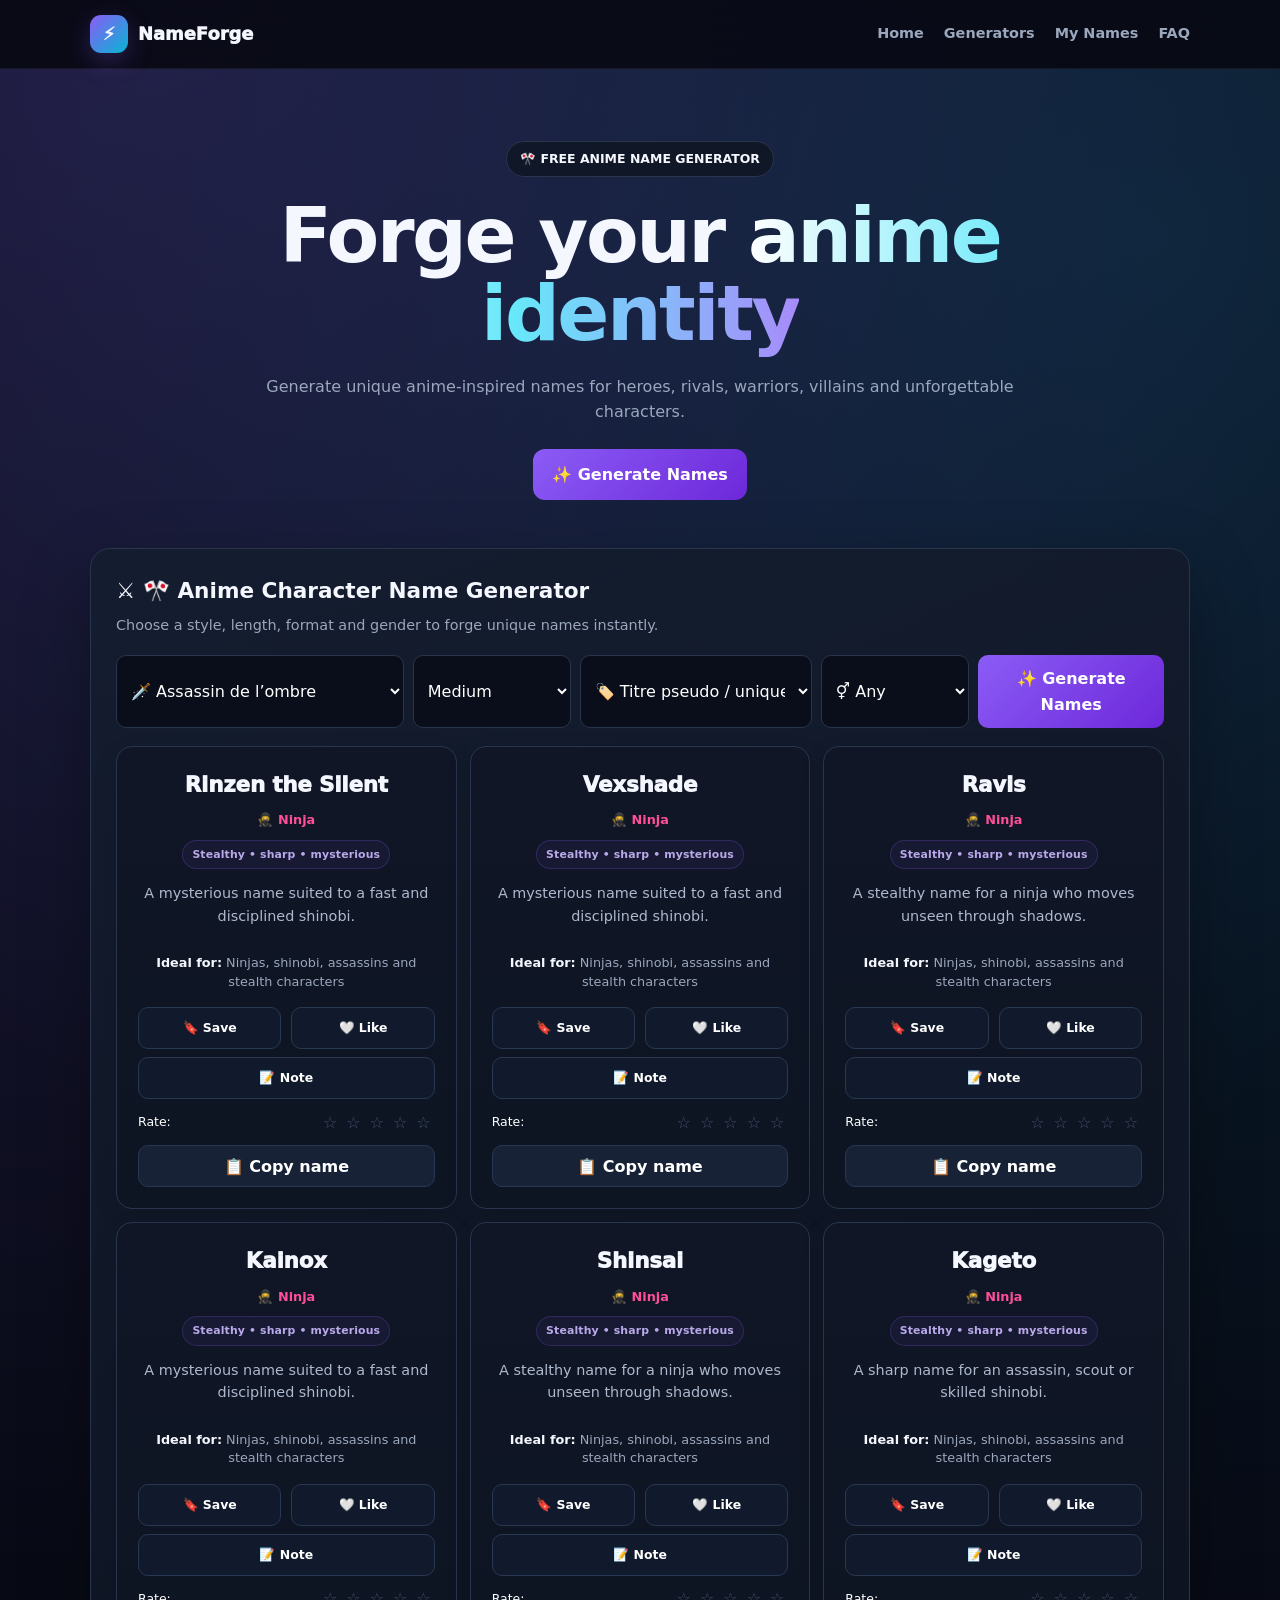
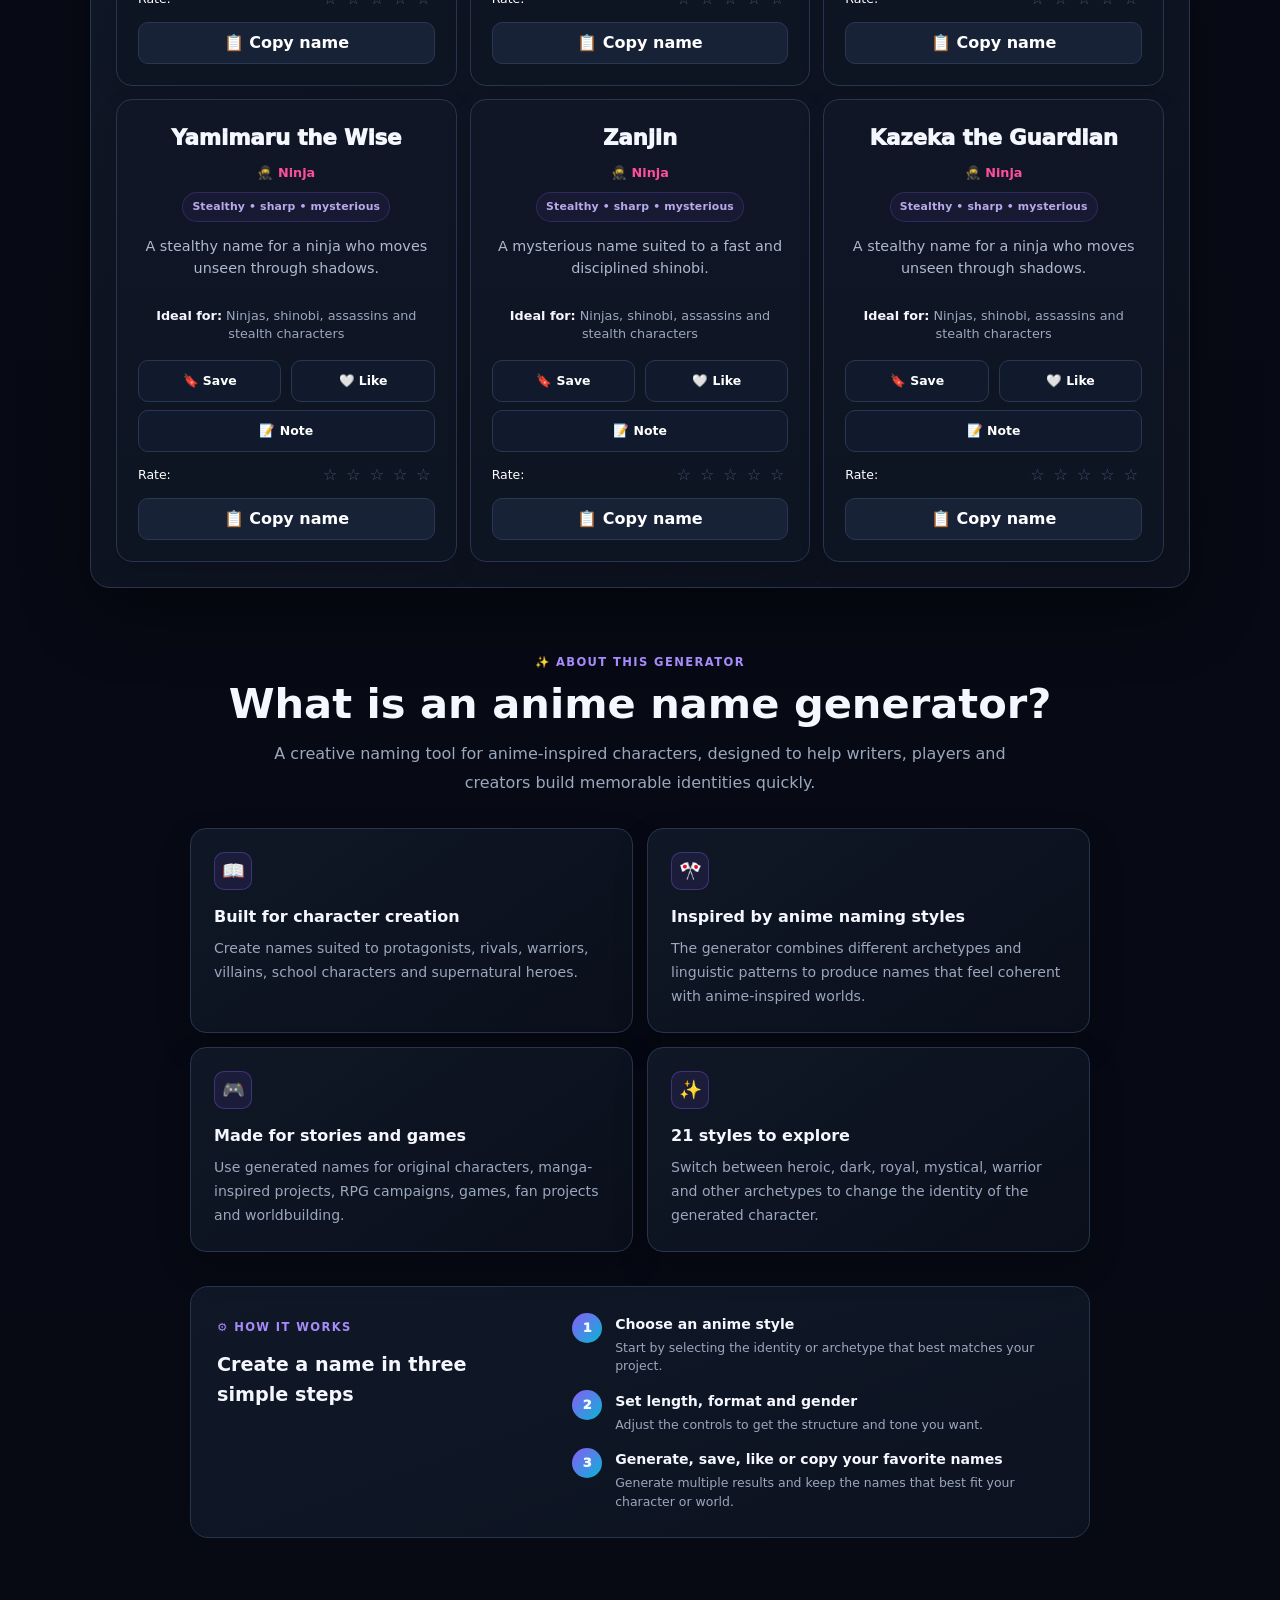
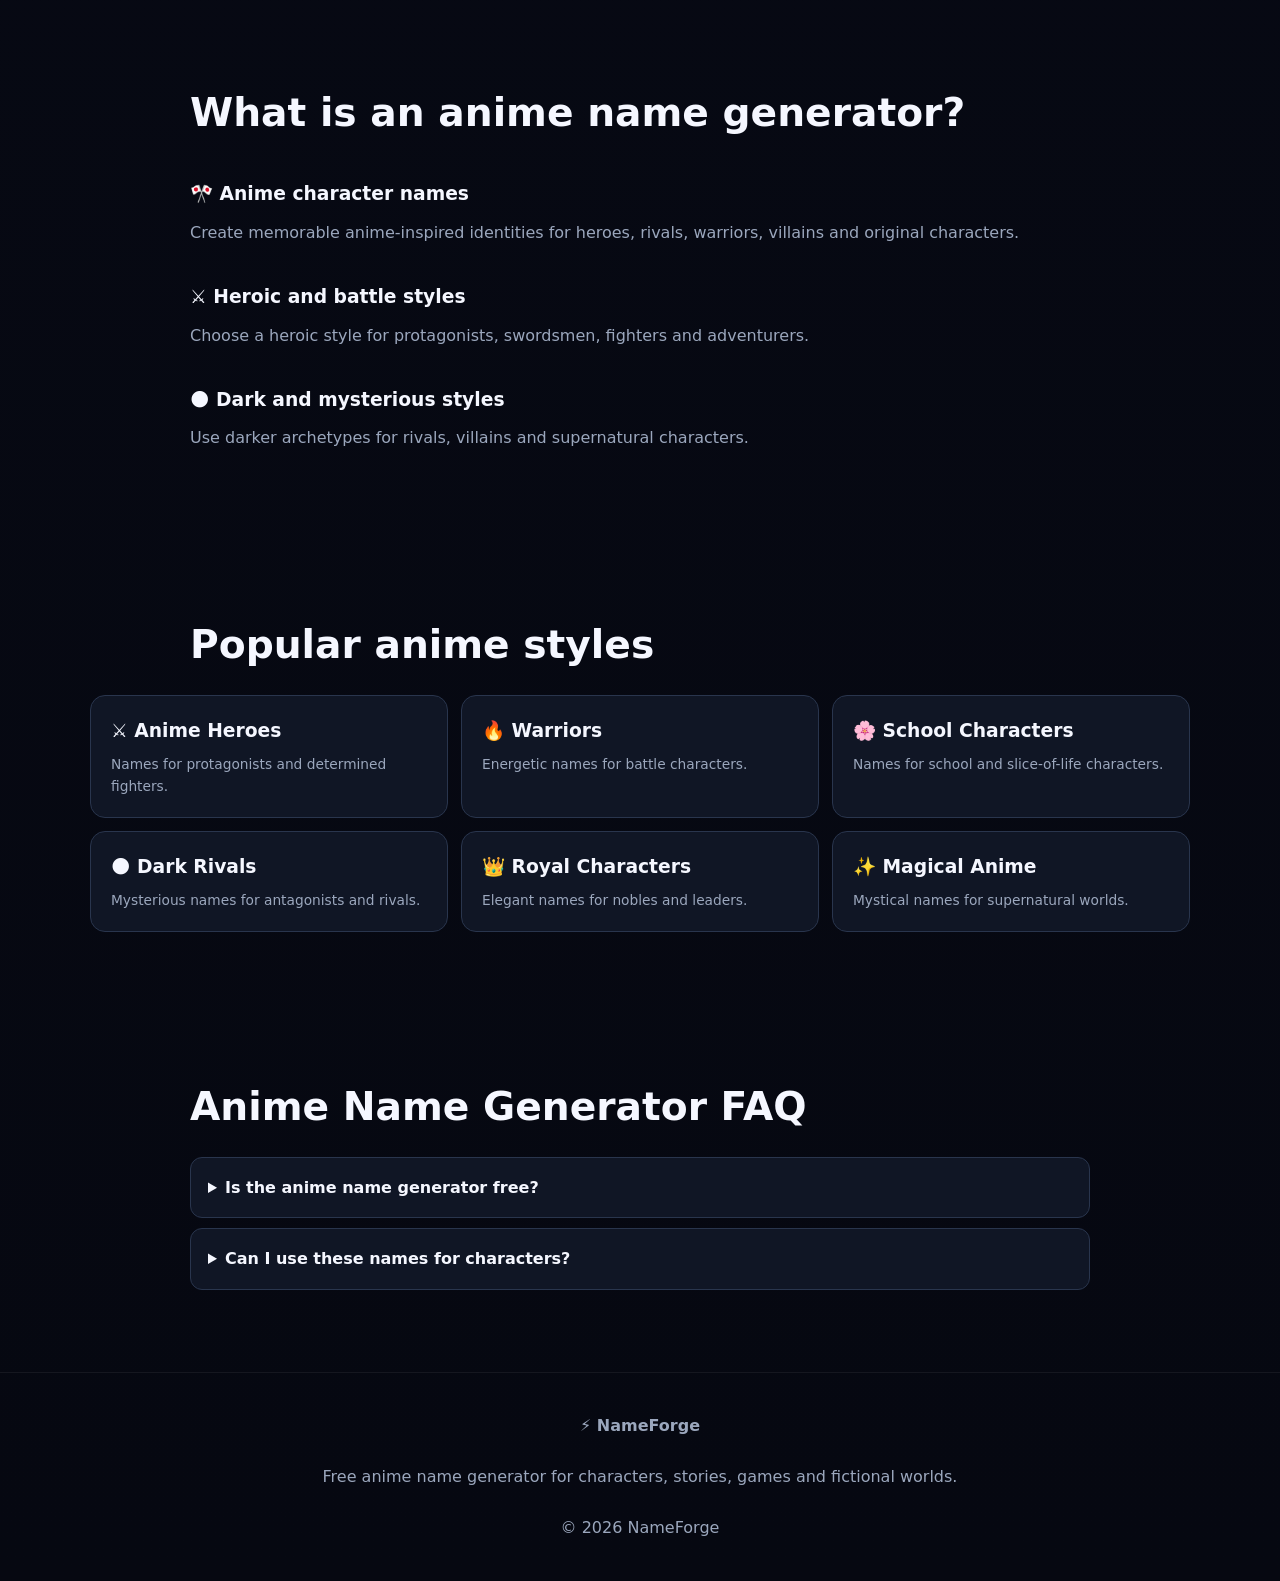
<file: anime-name-generator.html>
<!doctype html><html lang="en"><head><meta charset="UTF-8"><meta name="viewport" content="width=device-width,initial-scale=1"><title>Anime Name Generator | NameForge</title><meta name="description" content="Generate unique anime character names with 21 styles, length, format and gender options."><link rel="stylesheet" href="css/nameforge-pages.css?v=20260816-2"><script>window.NameForgePageConfig={generator:'anime',title:'Anime Name Generator',badge:'🎌 FREE ANIME NAME GENERATOR',h1a:'Forge your',h1b:'anime identity',description:'Generate unique anime-inspired names for heroes, rivals, warriors, villains and unforgettable characters.',generatorTitle:'🎌 Anime Character Name Generator',generatorSubtitle:'Choose a style, length, format and gender to forge unique names instantly.',guideTitle:'What is an anime name generator?',guide:[{h:'🎌 Anime character names',p:'Create memorable anime-inspired identities for heroes, rivals, warriors, villains and original characters.'},{h:'⚔️ Heroic and battle styles',p:'Choose a heroic style for protagonists, swordsmen, fighters and adventurers.'},{h:'🌑 Dark and mysterious styles',p:'Use darker archetypes for rivals, villains and supernatural characters.'}],cardsTitle:'Popular anime styles',cards:[{icon:'⚔️',h:'Anime Heroes',p:'Names for protagonists and determined fighters.'},{icon:'🔥',h:'Warriors',p:'Energetic names for battle characters.'},{icon:'🌸',h:'School Characters',p:'Names for school and slice-of-life characters.'},{icon:'🌑',h:'Dark Rivals',p:'Mysterious names for antagonists and rivals.'},{icon:'👑',h:'Royal Characters',p:'Elegant names for nobles and leaders.'},{icon:'✨',h:'Magical Anime',p:'Mystical names for supernatural worlds.'}],faqTitle:'Anime Name Generator FAQ',faq:[{q:'Is the anime name generator free?',a:'Yes. NameForge is free to use in your browser.'},{q:'Can I use these names for characters?',a:'Yes. They are creative name ideas for stories, games and fictional characters.'}],footer:'Free anime name generator for characters, stories, games and fictional worlds.'};</script></head><body><script src="js/nameforge-storage.js"></script><script src="js/nameforge-styles.js"></script><script src="js/nameforge-generator.js"></script><script src="js/data/nameforge-anime.js"></script><script src="js/nameforge-page.js?v=20260816-2"></script></body></html>
</file>
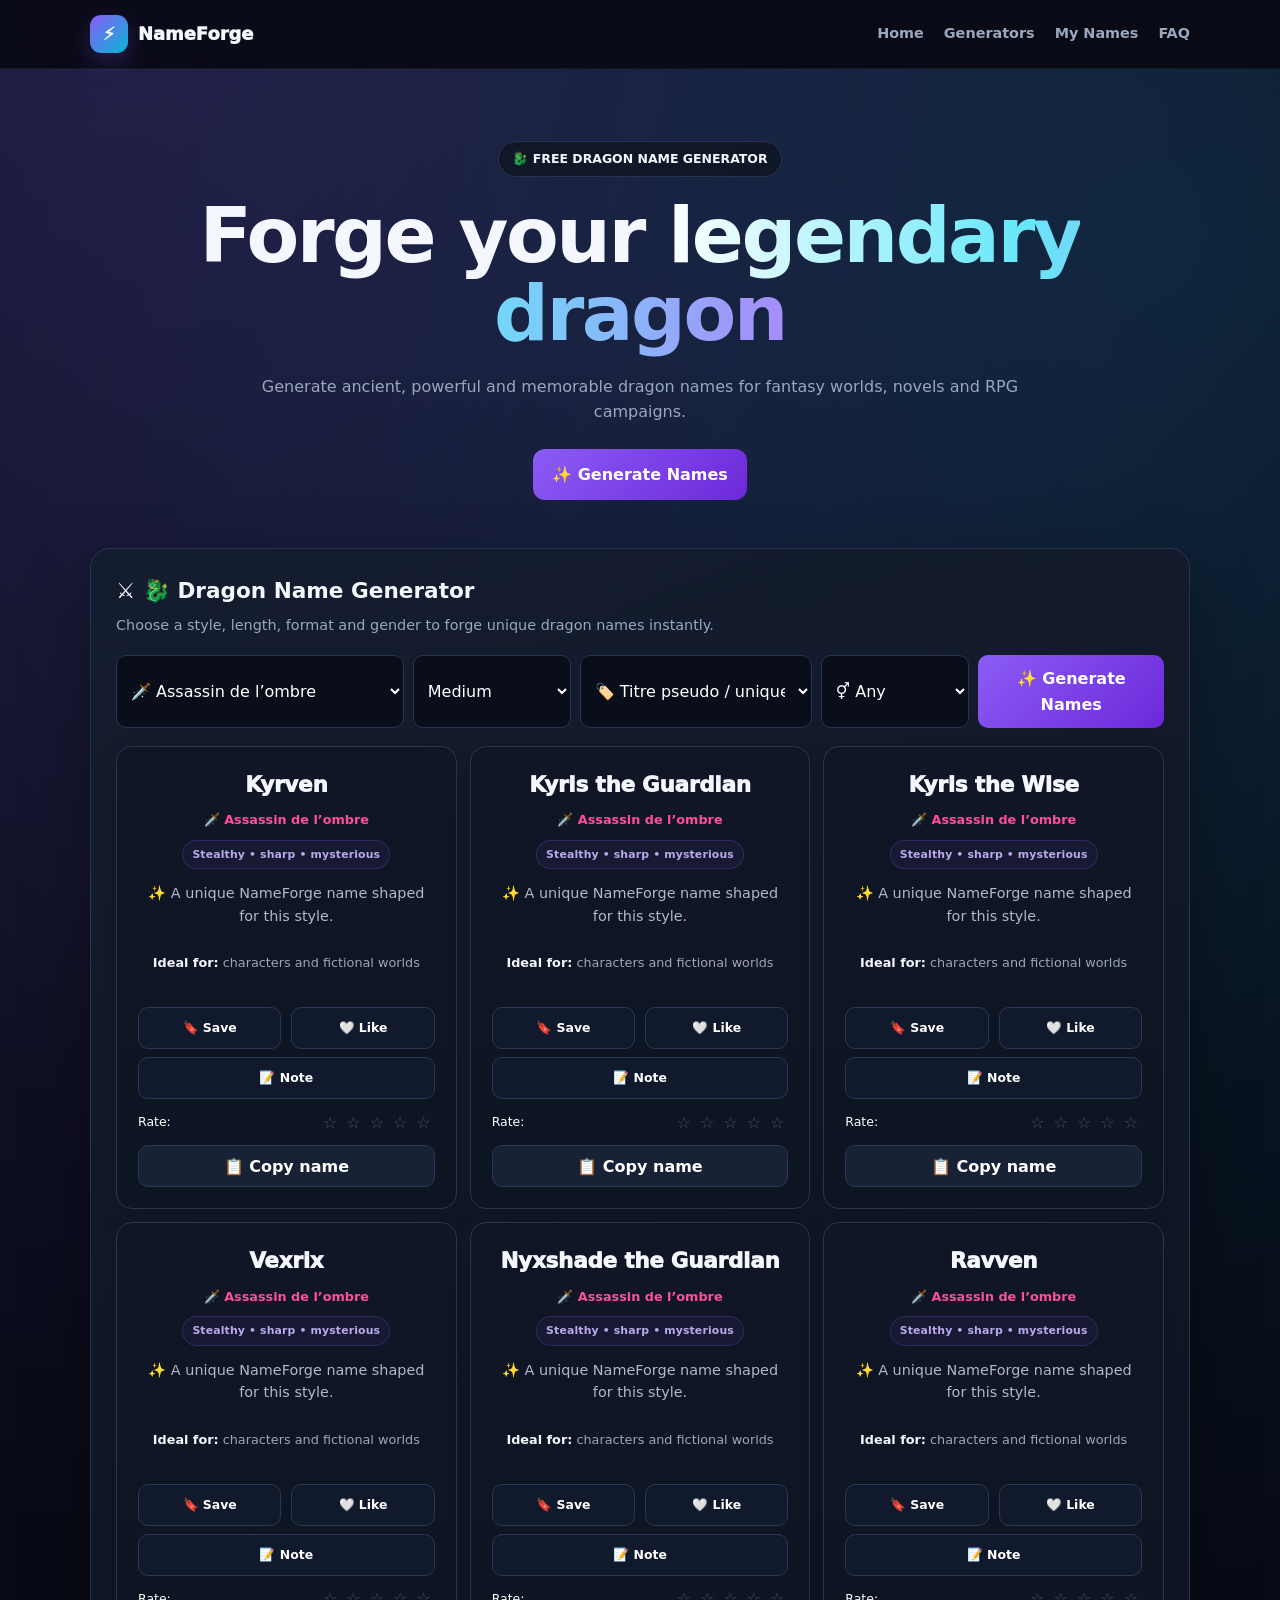
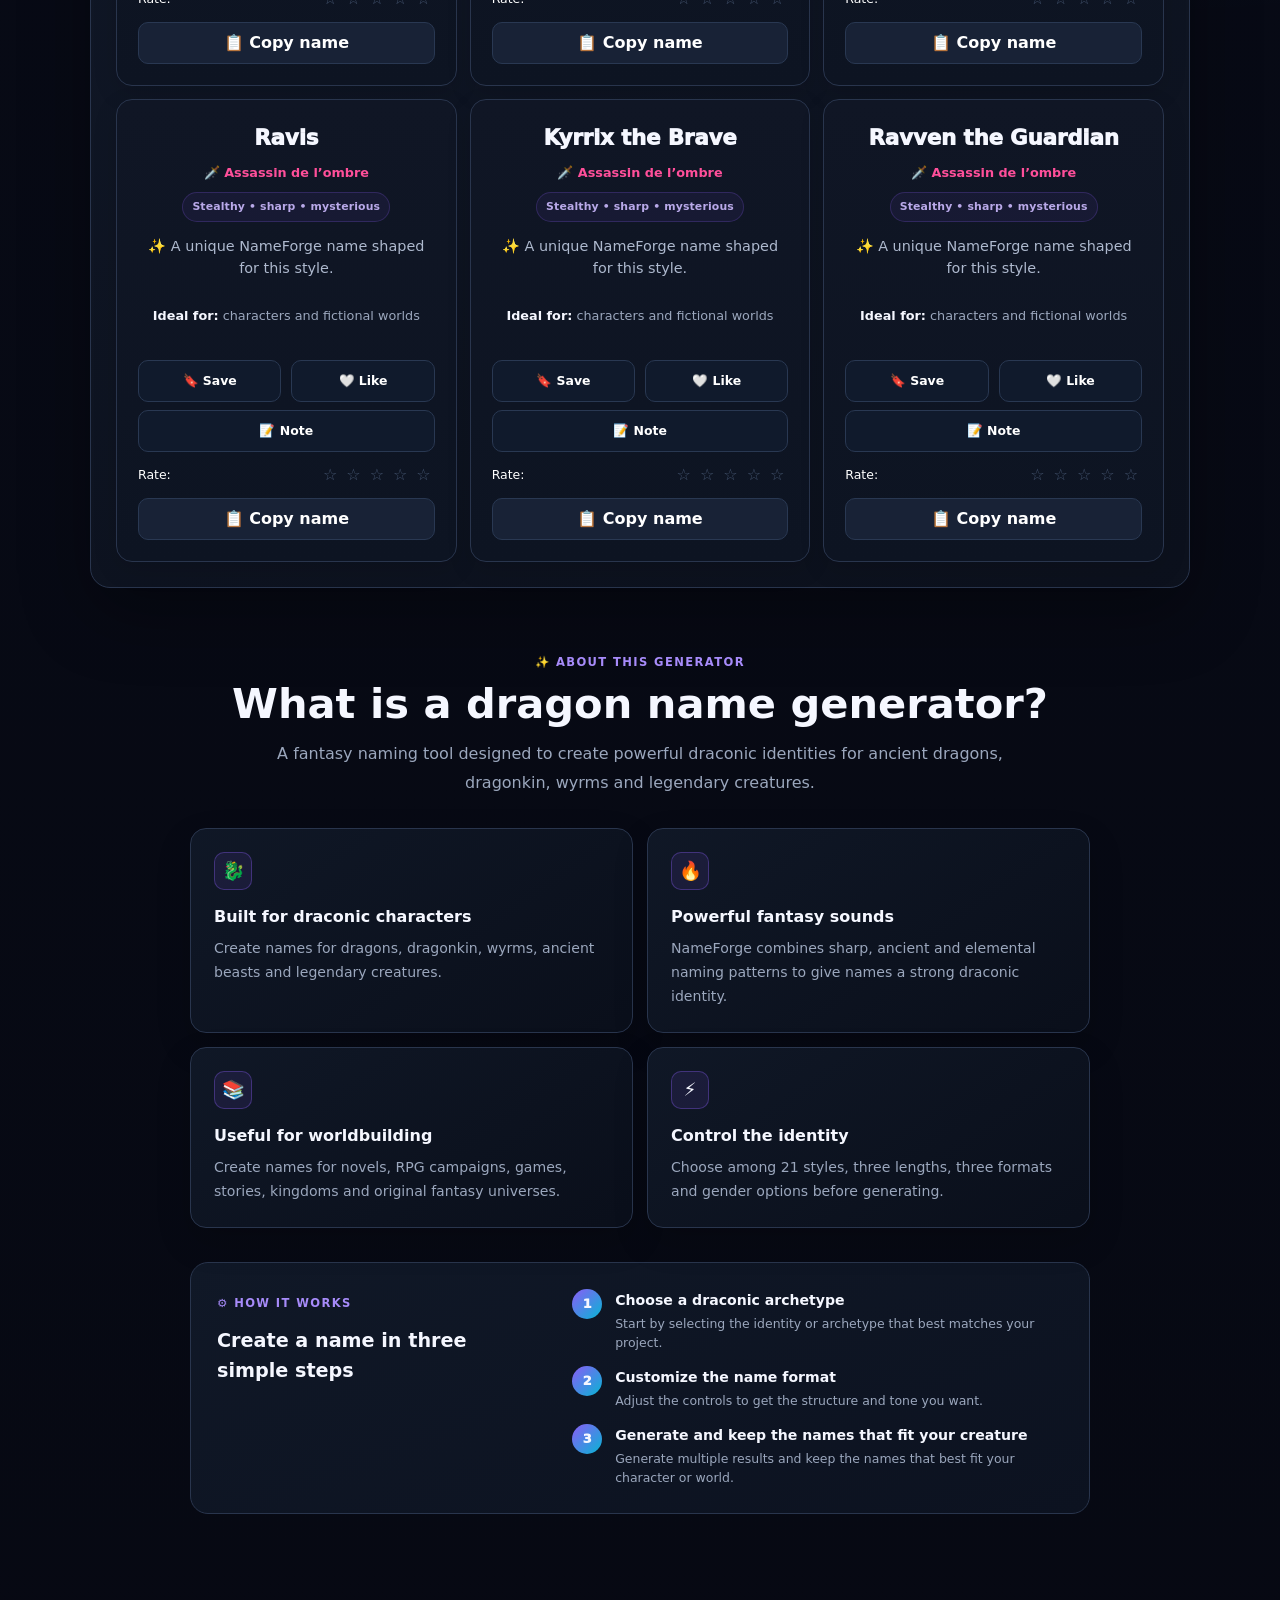
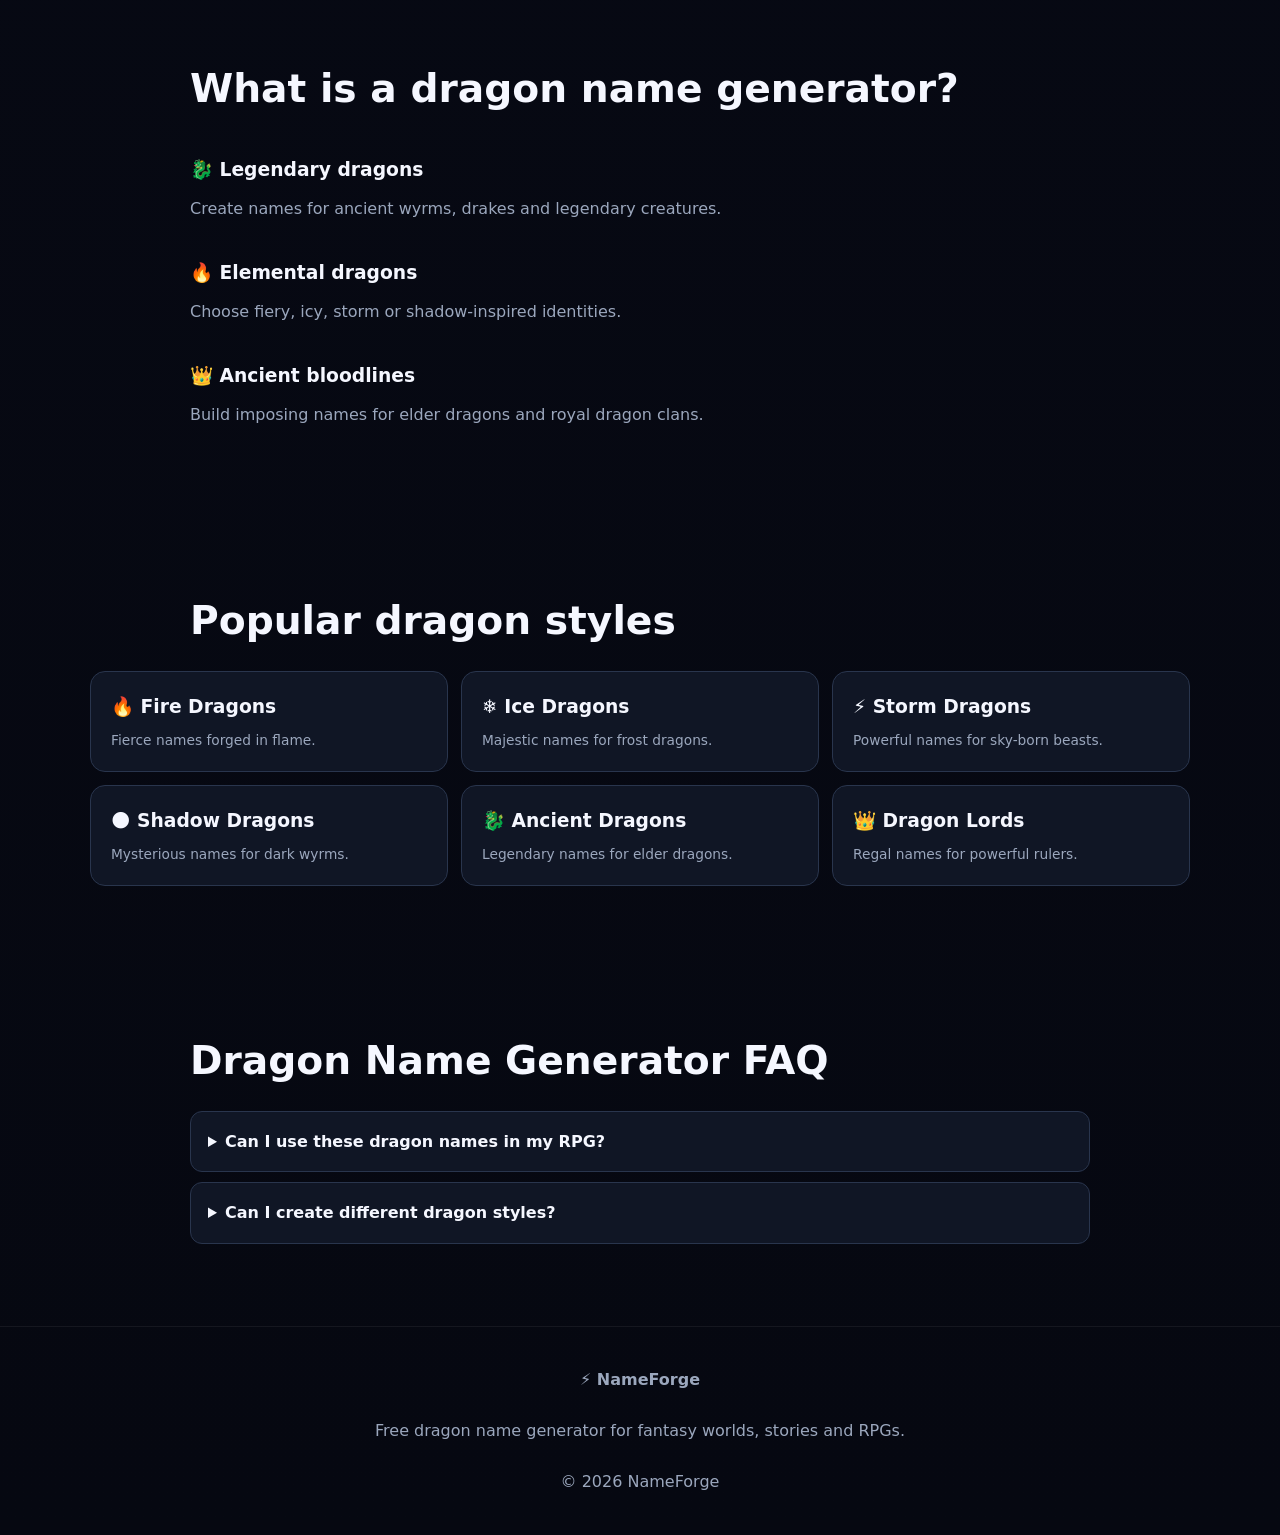
<file: dragon-name-generator.html>
<!doctype html><html lang="en"><head><meta charset="UTF-8"><meta name="viewport" content="width=device-width,initial-scale=1"><title>Dragon Name Generator | NameForge</title><meta name="description" content="Generate powerful dragon names with 21 styles, length, format and gender options."><link rel="stylesheet" href="css/nameforge-pages.css?v=20260816-2"><script>window.NameForgePageConfig={generator:'dragon',title:'Dragon Name Generator',badge:'🐉 FREE DRAGON NAME GENERATOR',h1a:'Forge your',h1b:'legendary dragon',description:'Generate ancient, powerful and memorable dragon names for fantasy worlds, novels and RPG campaigns.',generatorTitle:'🐉 Dragon Name Generator',generatorSubtitle:'Choose a style, length, format and gender to forge unique dragon names instantly.',guideTitle:'What is a dragon name generator?',guide:[{h:'🐉 Legendary dragons',p:'Create names for ancient wyrms, drakes and legendary creatures.'},{h:'🔥 Elemental dragons',p:'Choose fiery, icy, storm or shadow-inspired identities.'},{h:'👑 Ancient bloodlines',p:'Build imposing names for elder dragons and royal dragon clans.'}],cardsTitle:'Popular dragon styles',cards:[{icon:'🔥',h:'Fire Dragons',p:'Fierce names forged in flame.'},{icon:'❄️',h:'Ice Dragons',p:'Majestic names for frost dragons.'},{icon:'⚡',h:'Storm Dragons',p:'Powerful names for sky-born beasts.'},{icon:'🌑',h:'Shadow Dragons',p:'Mysterious names for dark wyrms.'},{icon:'🐉',h:'Ancient Dragons',p:'Legendary names for elder dragons.'},{icon:'👑',h:'Dragon Lords',p:'Regal names for powerful rulers.'}],faqTitle:'Dragon Name Generator FAQ',faq:[{q:'Can I use these dragon names in my RPG?',a:'Yes. They are designed as creative ideas for fictional worlds and games.'},{q:'Can I create different dragon styles?',a:'Yes. Select any of the 21 styles and adjust the other options.'}],footer:'Free dragon name generator for fantasy worlds, stories and RPGs.'};</script></head><body><script src="js/nameforge-storage.js"></script><script src="js/nameforge-styles.js"></script><script src="js/nameforge-generator.js"></script><script src="js/data/nameforge-dragon.js"></script><script src="js/nameforge-page.js?v=20260816-2"></script></body></html>
</file>
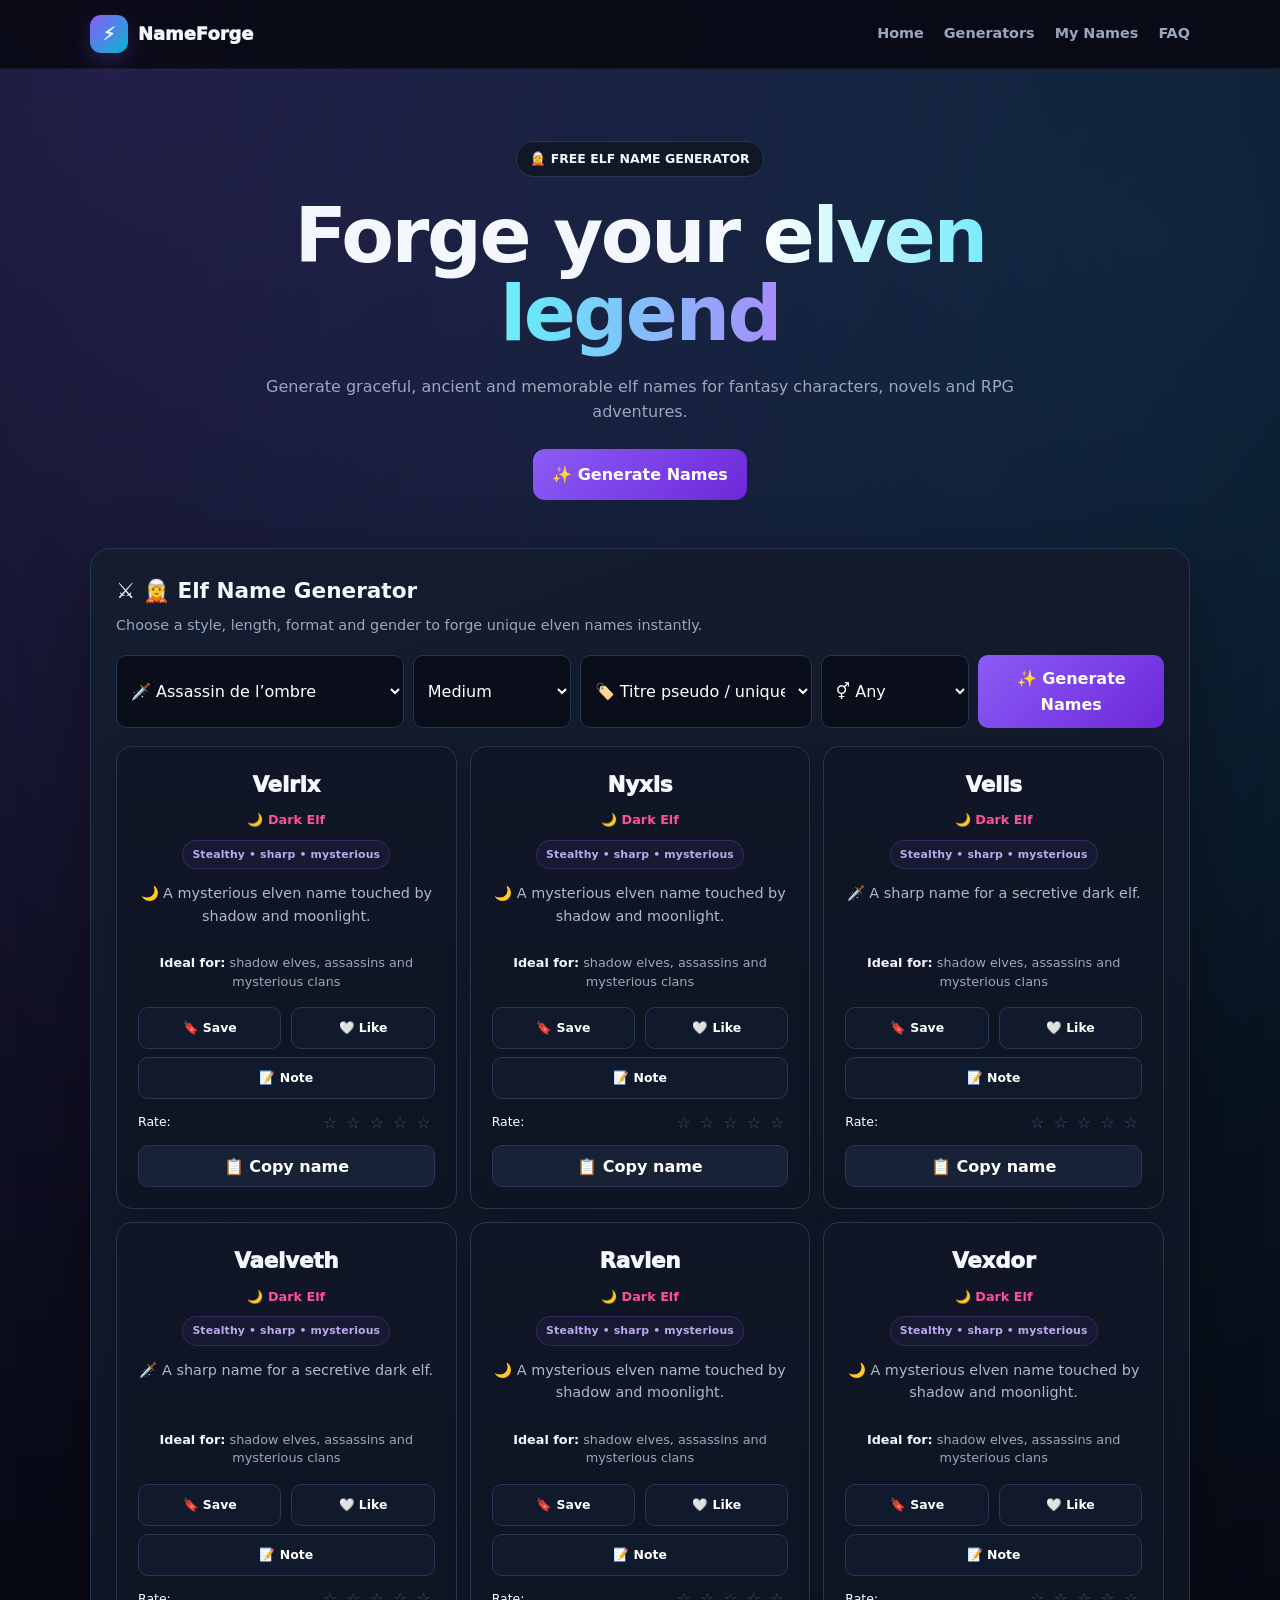
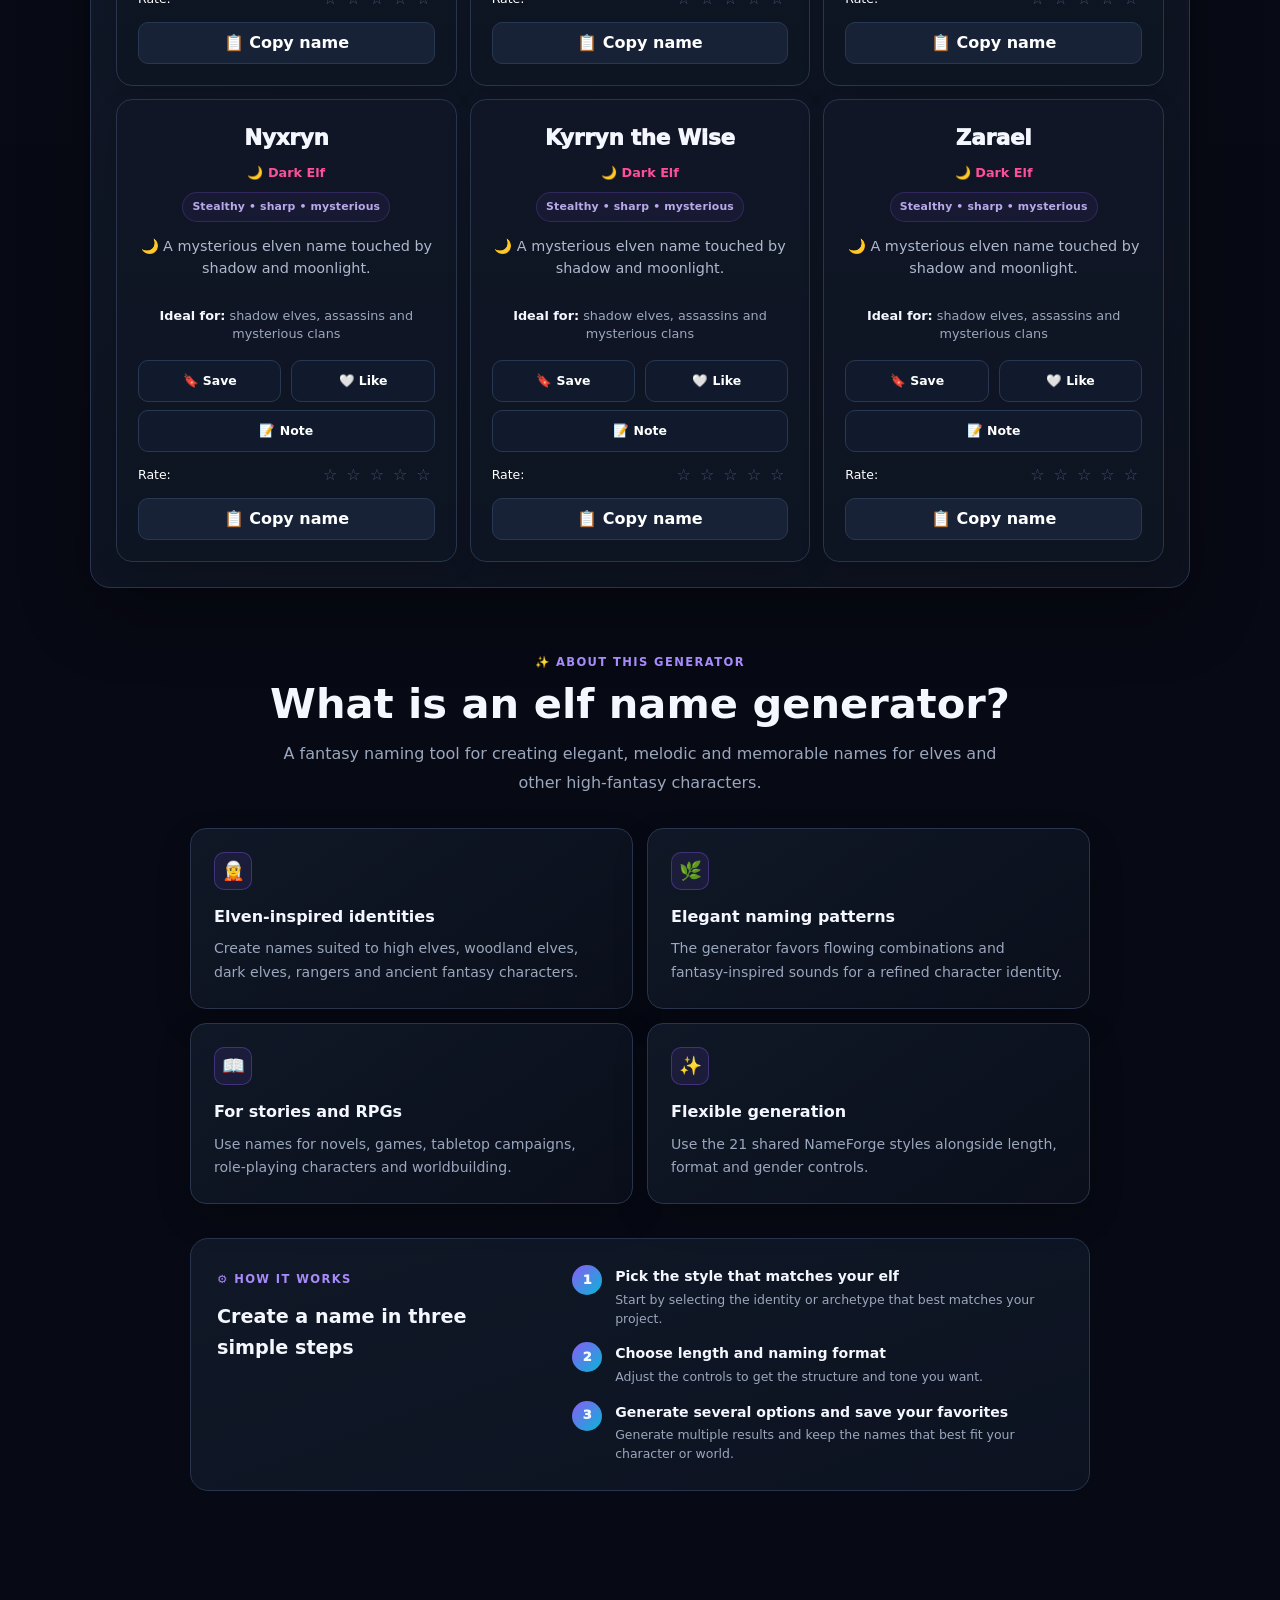
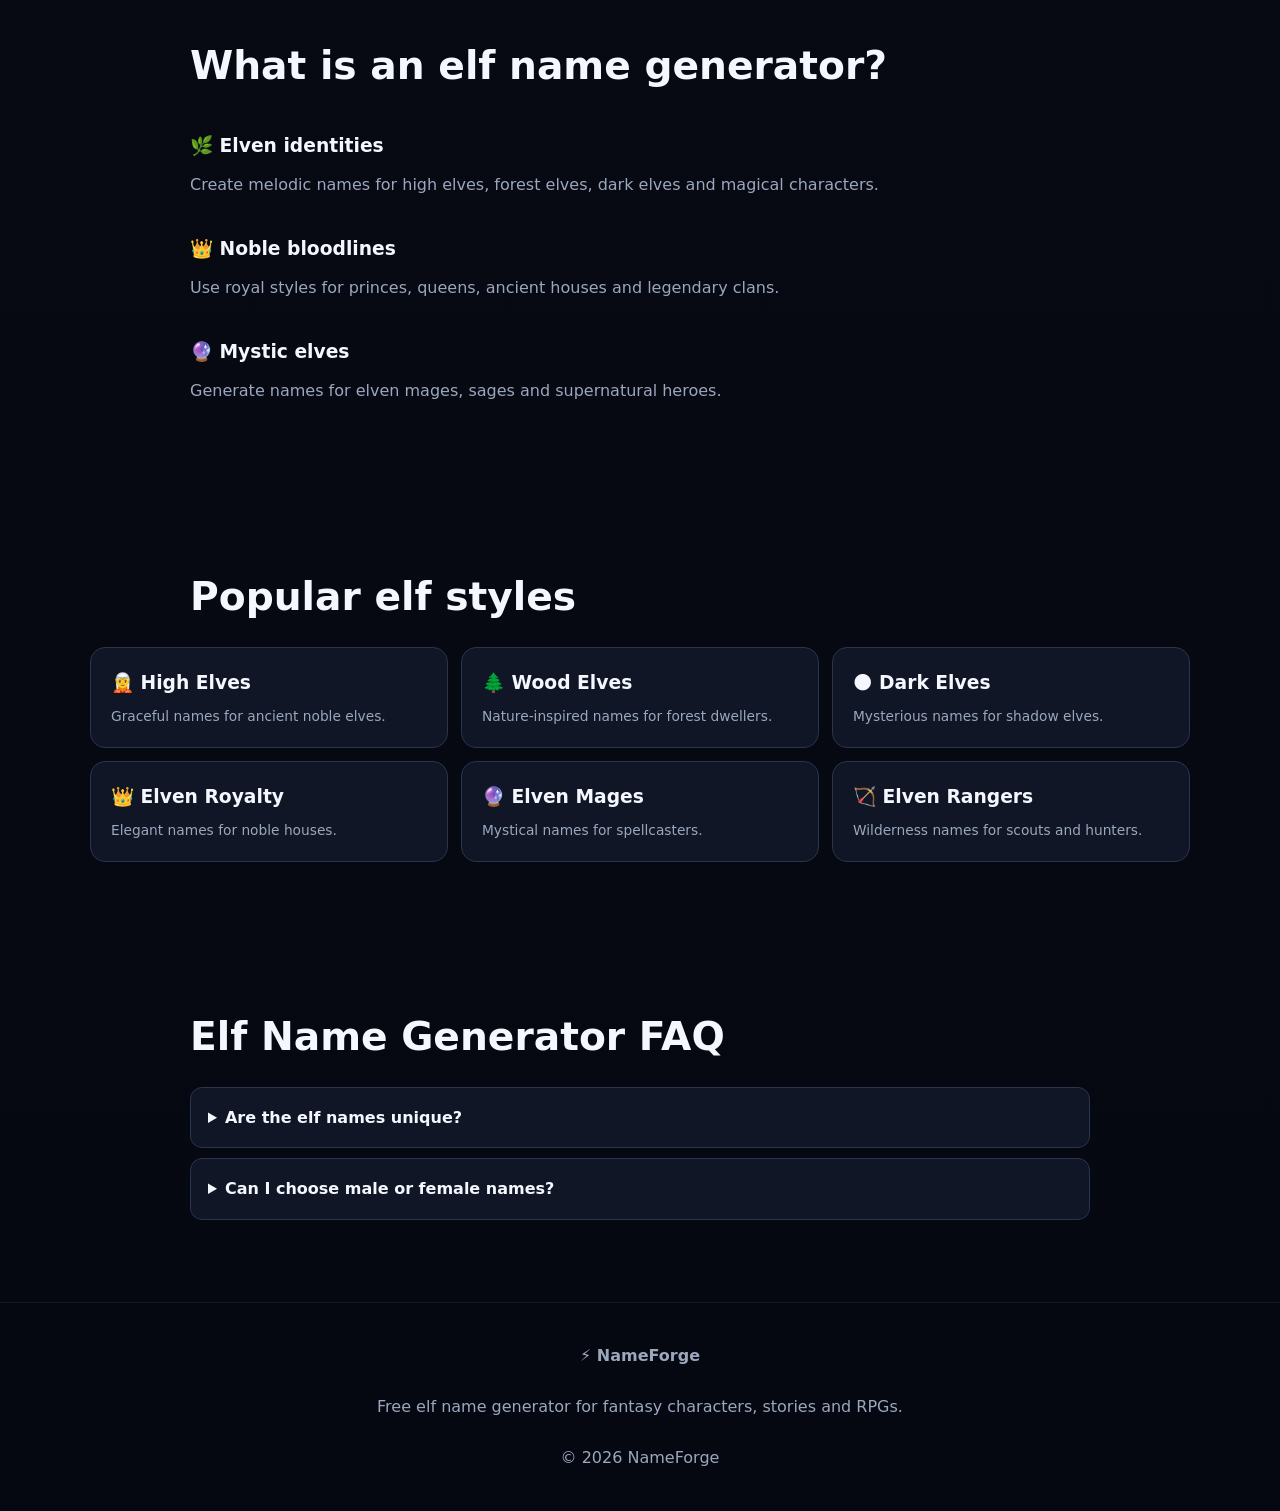
<file: elf-name-generator.html>
<!doctype html><html lang="en"><head><meta charset="UTF-8"><meta name="viewport" content="width=device-width,initial-scale=1"><title>Elf Name Generator | NameForge</title><meta name="description" content="Generate elegant elf names with 21 styles, length, format and gender options."><link rel="stylesheet" href="css/nameforge-pages.css?v=20260816-2"><script>window.NameForgePageConfig={generator:'elf',title:'Elf Name Generator',badge:'🧝 FREE ELF NAME GENERATOR',h1a:'Forge your',h1b:'elven legend',description:'Generate graceful, ancient and memorable elf names for fantasy characters, novels and RPG adventures.',generatorTitle:'🧝 Elf Name Generator',generatorSubtitle:'Choose a style, length, format and gender to forge unique elven names instantly.',guideTitle:'What is an elf name generator?',guide:[{h:'🌿 Elven identities',p:'Create melodic names for high elves, forest elves, dark elves and magical characters.'},{h:'👑 Noble bloodlines',p:'Use royal styles for princes, queens, ancient houses and legendary clans.'},{h:'🔮 Mystic elves',p:'Generate names for elven mages, sages and supernatural heroes.'}],cardsTitle:'Popular elf styles',cards:[{icon:'🧝',h:'High Elves',p:'Graceful names for ancient noble elves.'},{icon:'🌲',h:'Wood Elves',p:'Nature-inspired names for forest dwellers.'},{icon:'🌑',h:'Dark Elves',p:'Mysterious names for shadow elves.'},{icon:'👑',h:'Elven Royalty',p:'Elegant names for noble houses.'},{icon:'🔮',h:'Elven Mages',p:'Mystical names for spellcasters.'},{icon:'🏹',h:'Elven Rangers',p:'Wilderness names for scouts and hunters.'}],faqTitle:'Elf Name Generator FAQ',faq:[{q:'Are the elf names unique?',a:'NameForge combines different linguistic parts to create many combinations.'},{q:'Can I choose male or female names?',a:'Yes. The gender selector is available with every generator.'}],footer:'Free elf name generator for fantasy characters, stories and RPGs.'};</script></head><body><script src="js/nameforge-storage.js"></script><script src="js/nameforge-styles.js"></script><script src="js/nameforge-generator.js"></script><script src="js/data/nameforge-elf.js"></script><script src="js/nameforge-page.js?v=20260816-2"></script></body></html>
</file>
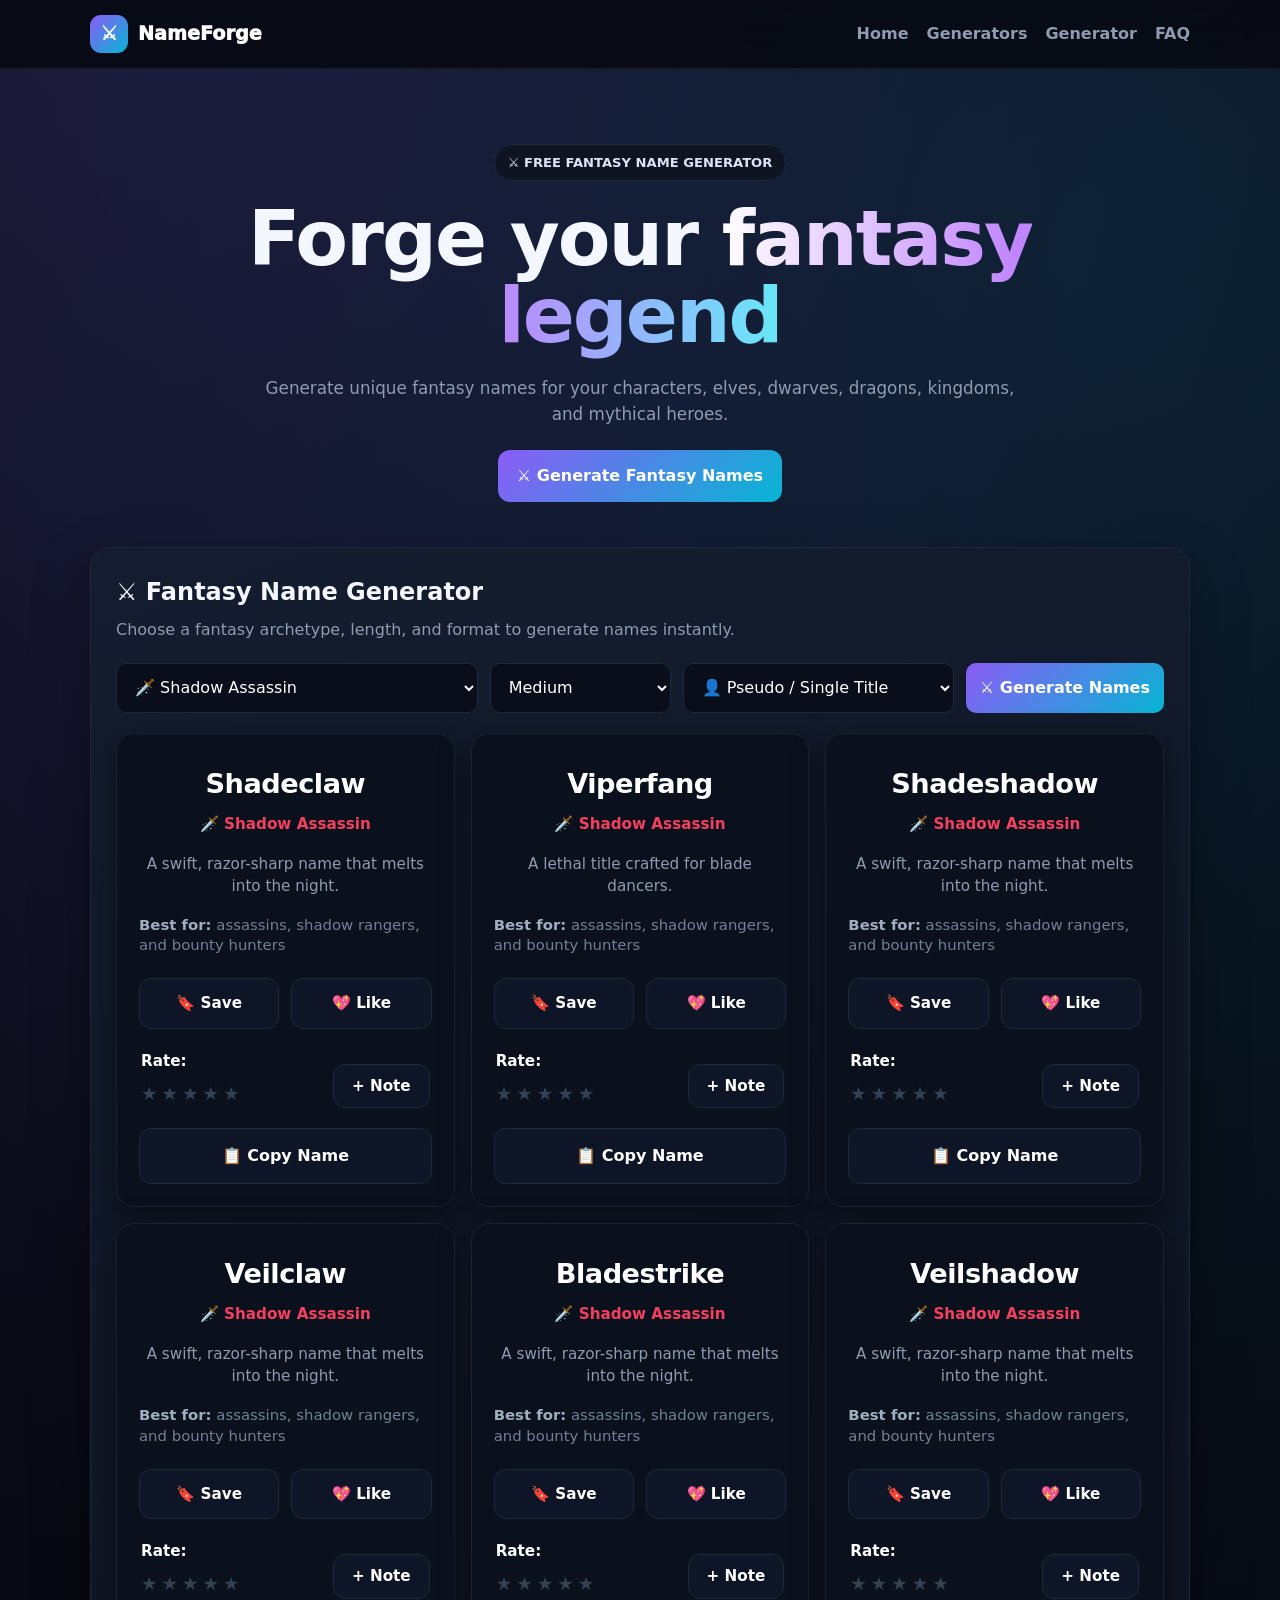
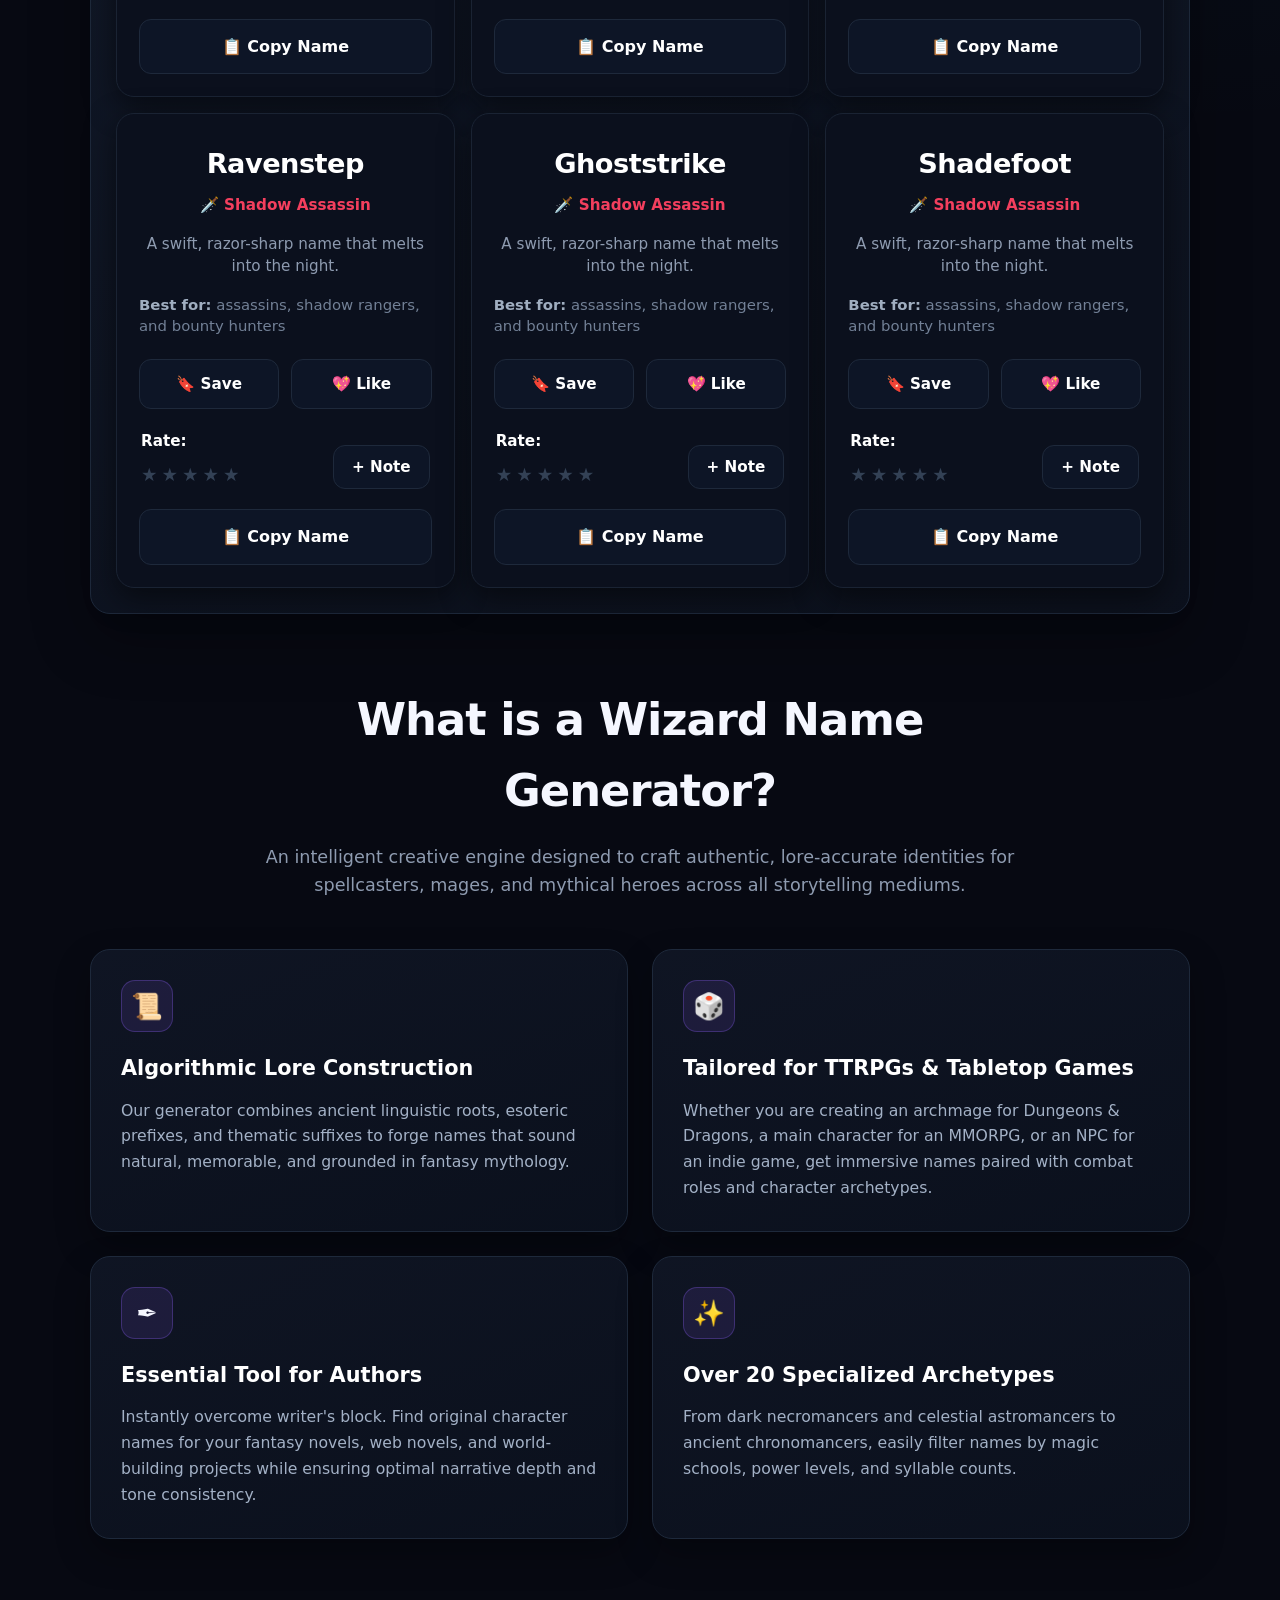
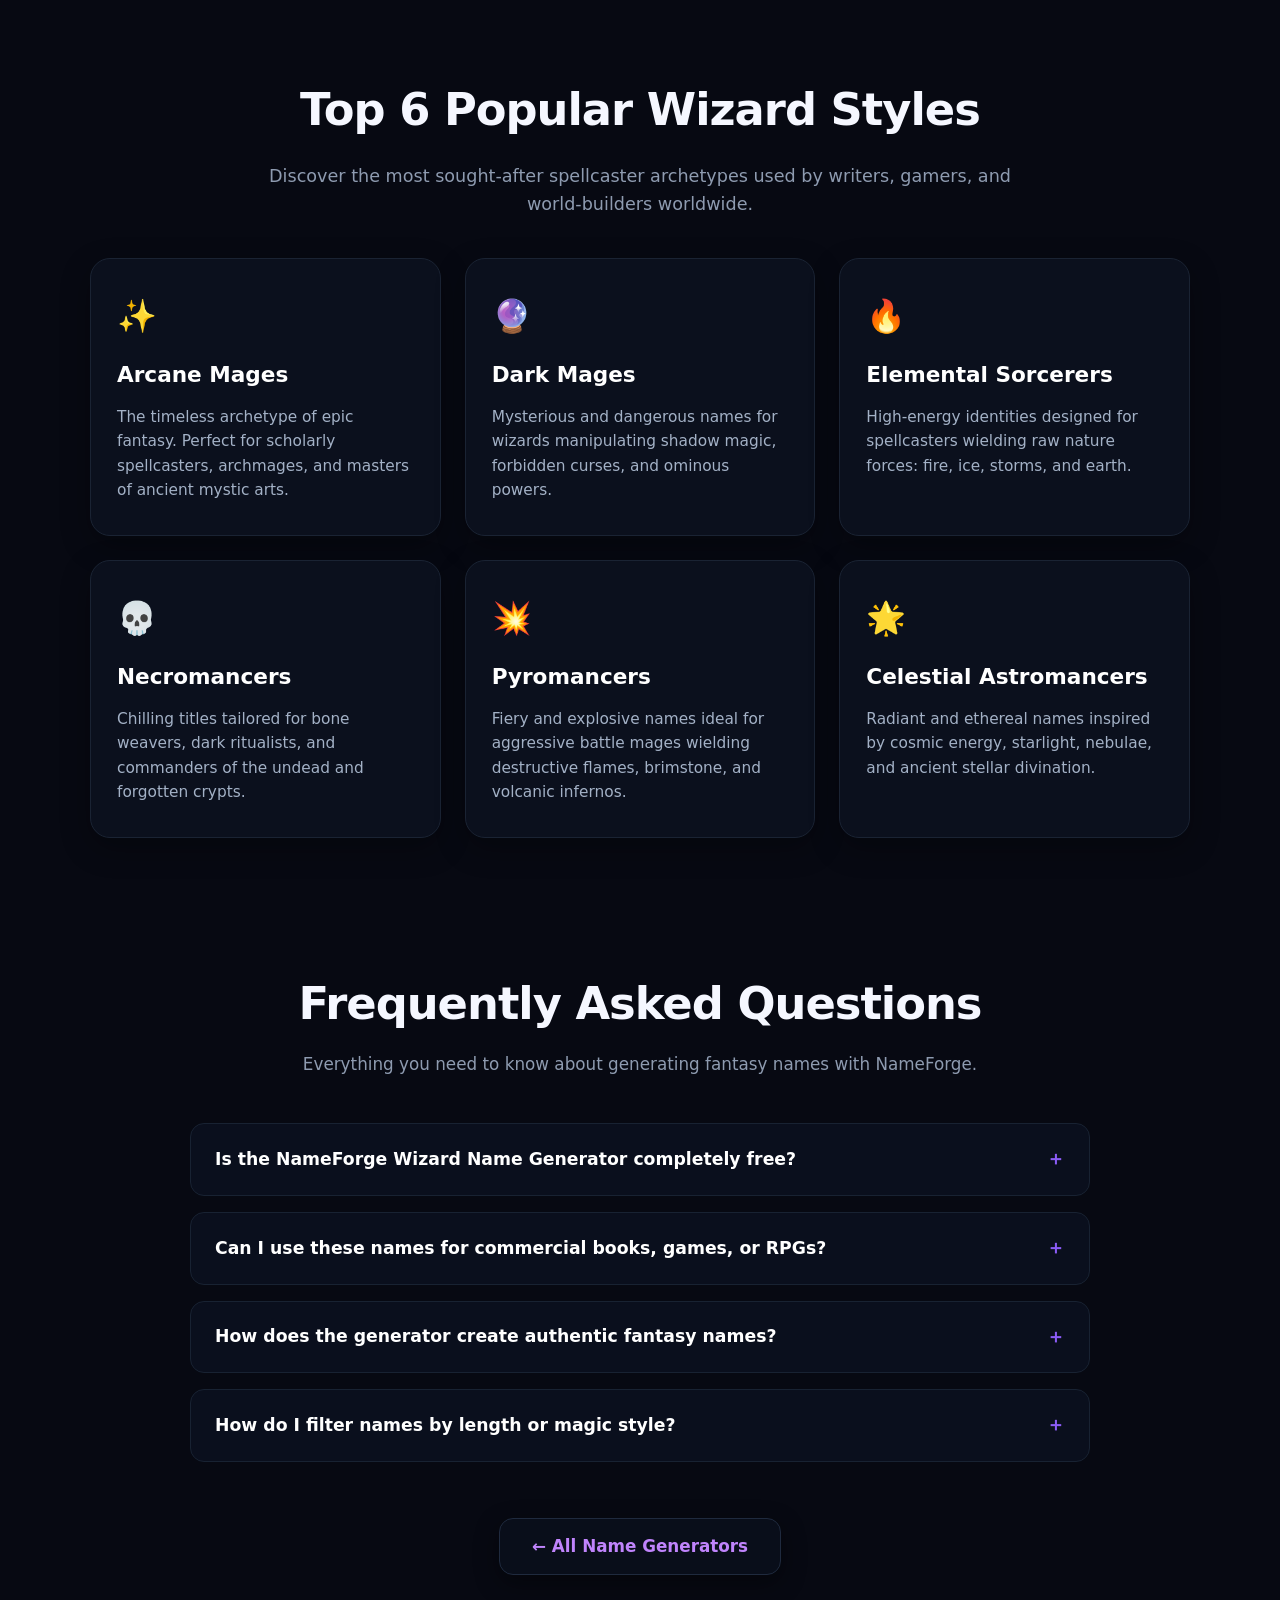
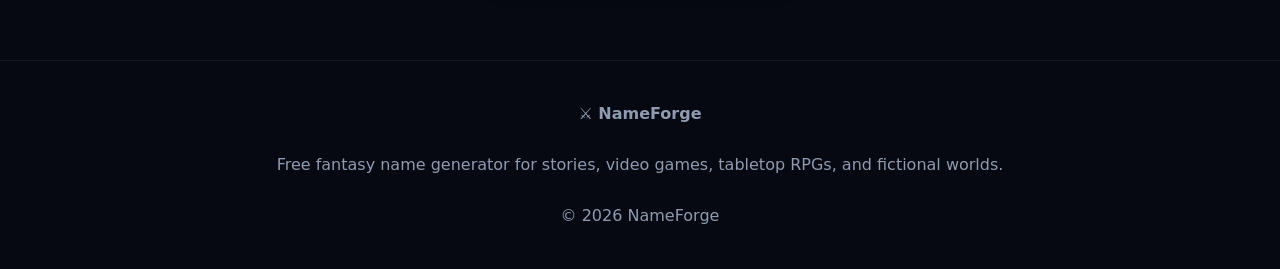
<file: fantasy-name-generator.html>
<!DOCTYPE html>
<html lang="en">

<head>

<meta charset="UTF-8">
<meta name="viewport" content="width=device-width, initial-scale=1.0">

<title>Free Fantasy Name Generator | NameForge</title>

<meta name="description" content="Generate unique fantasy names for your characters, wizards, elves, dwarves, and mythical heroes with the free NameForge generator.">
<meta name="robots" content="index, follow">

<link rel="canonical" href="https://rayanellg.github.io/nameforge/fantasy-name-generator.html">

<style>

:root{
    --bg:#070912;
    --panel:#0d1322;
    --border:#1e293b;
    --text:#f5f7ff;
    --muted:#8e9bb0;
    --purple:#8b5cf6;
    --blue:#06b6d4;
    --pink:#ec4899;
}

*{
    box-sizing:border-box;
    margin:0;
    padding:0;
}

html{
    scroll-behavior:smooth;
}

body{
    min-height:100vh;
    font-family:
        system-ui,
        -apple-system,
        BlinkMacSystemFont,
        "Segoe UI",
        sans-serif;
    color:var(--text);

    background:
        radial-gradient(
            circle at 10% 0%,
            rgba(139,92,246,.16),
            transparent 30%
        ),
        radial-gradient(
            circle at 90% 5%,
            rgba(6,182,212,.12),
            transparent 30%
        ),
        var(--bg);

    line-height:1.6;
}

.container{
    width:min(1100px,92%);
    margin:auto;
}

header{
    position:sticky;
    top:0;
    z-index:10;
    background:rgba(7,9,18,.9);
    backdrop-filter:blur(15px);
    border-bottom:1px solid rgba(255,255,255,.06);
}

nav{
    min-height:68px;
    display:flex;
    align-items:center;
    justify-content:space-between;
}

.logo{
    display:flex;
    align-items:center;
    gap:10px;
    color:white;
    text-decoration:none;
    font-size:1.2rem;
    font-weight:950;
}

.logo-icon{
    width:38px;
    height:38px;
    display:grid;
    place-items:center;
    border-radius:11px;
    background:linear-gradient(135deg, var(--purple), var(--blue));
}

.nav-links{
    display:flex;
    gap:18px;
}

.nav-links a{
    color:var(--muted);
    text-decoration:none;
    font-weight:800;
}

.nav-links a:hover{
    color:white;
}

.hero{
    text-align:center;
    padding:75px 0 45px;
}

.badge{
    display:inline-block;
    padding:7px 13px;
    border:1px solid var(--border);
    border-radius:999px;
    background:#0e1421;
    color:#dce3f5;
    font-size:.82rem;
    font-weight:850;
}

h1{
    max-width:900px;
    margin:20px auto;
    font-size:clamp(2.5rem,6vw,5rem);
    line-height:1;
    letter-spacing:-2px;
}

.gradient{
    color:transparent;
    background:linear-gradient(90deg, #fff, #c084fc, #67e8f9);
    background-clip:text;
    -webkit-background-clip:text;
}

.hero p{
    max-width:760px;
    margin:auto;
    color:var(--muted);
    font-size:1.05rem;
}

.btn{
    display:inline-block;
    margin-top:22px;
    padding:13px 19px;
    border-radius:12px;
    background:linear-gradient(135deg, var(--purple), var(--blue));
    color:white;
    text-decoration:none;
    font-weight:900;
}

.generator{
    padding:25px;
    border:1px solid var(--border);
    border-radius:20px;
    background:linear-gradient(160deg, rgba(20,29,47,.97), rgba(12,17,29,.97));
    box-shadow:0 25px 60px rgba(0,0,0,.3);
}

.generator h2{
    margin-bottom:6px;
}

.generator p{
    color:var(--muted);
}

.controls{
    display:grid;
    grid-template-columns: 2fr 1fr 1.5fr auto;
    gap:12px;
    margin-top:20px;
}

select, button{
    padding:12px 14px;
    border:1px solid var(--border);
    border-radius:10px;
    background:#090e1a;
    color:white;
    font:inherit;
}

button{
    cursor:pointer;
    font-weight:850;
}

.generate{
    border:0;
    background:linear-gradient(135deg, var(--purple), var(--blue));
    white-space: nowrap;
}

.results{
    display:grid;
    grid-template-columns:repeat(3,1fr);
    gap:16px;
    margin-top:20px;
}

.result{
    padding:28px 22px 22px;
    border:1px solid #1a2333;
    border-radius:18px;
    background:#0b101d;
    text-align:center;
    transition:.2s;
    box-shadow: 0 10px 30px rgba(0,0,0,0.5);
}

.result:hover{
    border-color: rgba(139,92,246,.4);
}

.result-header{
    margin-bottom:14px;
}

.result-name{
    font-size:1.7rem;
    font-weight:900;
    color: #ffffff;
    letter-spacing: -0.5px;
    margin-bottom: 6px;
}

.class-tag{
    display: inline-flex;
    align-items: center;
    gap: 6px;
    color: #f43f5e;
    font-weight: 800;
    font-size: 0.95rem;
}

.result-description{
    margin: 16px 0 14px;
    color:#a3b1c6;
    font-size:0.95rem;
    line-height:1.45;
    min-height:48px;
}

.best-for{
    color: #728096;
    font-size: 0.93rem;
    margin-bottom: 22px;
    text-align: left;
    line-height: 1.4;
}

.best-for strong {
    color: #a0aec0;
    font-weight: 800;
}

.action-grid{
    display: grid;
    grid-template-columns: 1fr 1fr;
    gap: 12px;
    margin-bottom: 20px;
}

.action-btn{
    padding: 12px 14px;
    background: #0d1526;
    border: 1px solid #1e293b;
    border-radius: 12px;
    color: #ffffff;
    font-weight: 800;
    font-size: 0.95rem;
    display: flex;
    align-items: center;
    justify-content: center;
    gap: 8px;
    transition: background 0.2s, border-color 0.2s;
}

.action-btn:hover{
    background: #152035;
    border-color: #2e3d54;
}

.rating-note-row{
    display: flex;
    align-items: flex-end;
    justify-content: space-between;
    margin-bottom: 20px;
    padding: 0 2px;
}

.rate-box{
    text-align: left;
}

.rate-box label{
    display: block;
    font-size: 0.95rem;
    font-weight: 800;
    color: #ffffff;
    margin-bottom: 6px;
}

.stars{
    display: flex;
    gap: 4px;
    color: #334155;
    font-size: 1.15rem;
    cursor: pointer;
}

.stars span:hover,
.stars span:hover ~ span {
    color: #475569;
}

.note-btn{
    padding: 9px 18px;
    background: #0d1526;
    border: 1px solid #1e293b;
    border-radius: 12px;
    color: #ffffff;
    font-weight: 800;
    font-size: 0.95rem;
}

.note-btn:hover{
    background: #152035;
    border-color: #2e3d54;
}

.copy{
    width:100%;
    padding: 14px;
    background:#0d1526;
    border: 1px solid #1e293b;
    border-radius: 12px;
    color: #ffffff;
    font-weight: 800;
    font-size: 1rem;
    display: flex;
    align-items: center;
    justify-content: center;
    gap: 10px;
}

.copy:hover{
    background: #152035;
    border-color: #2e3d54;
}

.section{
    padding:65px 0;
}

.about-section {
    padding: 70px 0;
}

.about-header {
    text-align: center;
    max-width: 800px;
    margin: 0 auto 50px;
}

.about-header h2 {
    font-size: clamp(2rem, 4vw, 2.8rem);
    font-weight: 900;
    letter-spacing: -1px;
    margin-bottom: 16px;
}

.about-header p {
    color: var(--muted);
    font-size: 1.1rem;
    line-height: 1.6;
}

.about-grid {
    display: grid;
    grid-template-columns: repeat(2, 1fr);
    gap: 24px;
}

.about-card {
    background: linear-gradient(160deg, rgba(16, 22, 37, 0.9), rgba(11, 17, 30, 0.9));
    border: 1px solid #1e293b;
    border-radius: 20px;
    padding: 30px;
    transition: transform 0.25s ease, border-color 0.25s ease;
    box-shadow: 0 15px 35px rgba(0,0,0,0.3);
}

.about-card:hover {
    transform: translateY(-4px);
    border-color: rgba(139, 92, 246, 0.4);
}

.about-icon {
    width: 52px;
    height: 52px;
    background: rgba(139, 92, 246, 0.12);
    border: 1px solid rgba(139, 92, 246, 0.3);
    border-radius: 14px;
    display: grid;
    place-items: center;
    font-size: 1.6rem;
    margin-bottom: 20px;
}

.about-card h3 {
    font-size: 1.3rem;
    font-weight: 800;
    color: #ffffff;
    margin-bottom: 12px;
}

.about-card p {
    color: #a3b1c6;
    font-size: 0.98rem;
    line-height: 1.65;
}

.cards{
    display:grid;
    grid-template-columns: repeat(3, 1fr);
    gap:24px;
}

.card{
    padding:32px 26px;
    border:1px solid #1a2333;
    border-radius:20px;
    background: #0b101d;
    transition: transform 0.25s ease, border-color 0.25s ease;
    box-shadow: 0 10px 30px rgba(0,0,0,0.3);
}

.card:hover{
    transform: translateY(-4px);
    border-color: rgba(139, 92, 246, 0.4);
}

.card-icon {
    font-size: 2rem;
    margin-bottom: 16px;
    display: inline-block;
}

.card h3{
    margin-bottom:12px;
    font-size: 1.35rem;
    font-weight: 800;
    color: #ffffff;
}

.card p{
    color:#a3b1c6;
    font-size:.96rem;
    line-height: 1.6;
}

.faq-header {
    text-align: center;
    margin-bottom: 45px;
}

.faq-header h2 {
    font-size: clamp(2rem, 4vw, 2.8rem);
    font-weight: 900;
    letter-spacing: -1px;
    margin-bottom: 12px;
}

.faq-header p {
    color: var(--muted);
    font-size: 1.05rem;
}

.faq details{
    margin-bottom:16px;
    padding:20px 24px;
    border:1px solid #182232;
    border-radius:14px;
    background:#0a0f1d;
    transition: border-color 0.2s ease;
}

.faq details[open]{
    border-color: rgba(139, 92, 246, 0.4);
}

.faq summary{
    cursor:pointer;
    font-weight:800;
    font-size: 1.08rem;
    color: #ffffff;
    list-style: none;
    display: flex;
    justify-content: space-between;
    align-items: center;
}

.faq summary::-webkit-details-marker {
    display: none;
}

.faq summary::after {
    content: "＋";
    font-size: 1.2rem;
    color: var(--purple);
    transition: transform 0.2s ease;
}

.faq details[open] summary::after {
    content: "✕";
    color: var(--pink);
}

.faq p{
    margin-top:14px;
    color:#a3b1c6;
    font-size: 0.98rem;
    line-height: 1.65;
}

.navigation-bottom {
    text-align: center;
    padding: 40px 0 20px;
}

.back-link-btn {
    display: inline-flex;
    align-items: center;
    justify-content: center;
    gap: 10px;
    color: #c084fc;
    font-weight: 800;
    font-size: 1.05rem;
    text-decoration: none;
    padding: 14px 32px;
    border-radius: 14px;
    background: #090e1a;
    border: 1px solid #1f2a3e;
    box-shadow: 0 8px 25px rgba(0,0,0,0.4);
    transition: all 0.25s ease;
}

.back-link-btn:hover {
    border-color: var(--purple);
    color: #ffffff;
    transform: translateY(-2px);
    box-shadow: 0 12px 30px rgba(139, 92, 246, 0.25);
}

footer{
    padding:40px 0;
    border-top:1px solid rgba(255,255,255,.06);
    text-align:center;
    color:var(--muted);
}

@media(max-width:900px){
    .controls{
        grid-template-columns:1fr;
    }
}

@media(max-width:700px){
    .nav-links{
        display:none;
    }

    .results,
    .cards,
    .about-grid{
        grid-template-columns:1fr;
    }

    .hero{
        padding-top:50px;
    }
}

</style>

</head>


<body>

<header>
<nav class="container">
<a href="index.html" class="logo">
<span class="logo-icon">⚔️</span>
NameForge
</a>

<div class="nav-links">
<a href="index.html">Home</a>
<a href="all-name-generators.html">Generators</a>
<a href="#generator">Generator</a>
<a href="#faq">FAQ</a>
</div>
</nav>
</header>

<main>

<!-- HERO -->
<section class="hero container">
<span class="badge">
⚔️ FREE FANTASY NAME GENERATOR
</span>

<h1>
Forge your
<span class="gradient">fantasy legend</span>
</h1>

<p>
Generate unique fantasy names for your characters,
elves, dwarves, dragons, kingdoms, and mythical heroes.
</p>

<a href="#generator" class="btn">
⚔️ Generate Fantasy Names
</a>
</section>

<!-- GENERATOR -->
<section class="container" id="generator">

<div class="generator">

<h2>⚔️ Fantasy Name Generator</h2>

<p>Choose a fantasy archetype, length, and format to generate names instantly.</p>

<div class="controls">

<select id="style">
<option value="heroic">🗡️ Heroic Warrior</option>
<option value="elven">🧝 High Elf</option>
<option value="dwarven">⛏️ Dwarven Defender</option>
<option value="dragon">🐉 Dragonkin</option>
<option value="orcish">🧌 Orc Berserker</option>
<option value="dark_elf">🏹 Dark Elf (Drow)</option>
<option value="demon">😈 Demon Lord</option>
<option value="angelic">🪽 Angelic Seraph</option>
<option value="vampire">🧛 Vampire Noble</option>
<option value="kingdom">🏰 Fantasy Kingdom</option>
<option value="tavern">🍺 Fantasy Tavern</option>
<option value="weapon">⚔️ Legendary Weapon</option>
<option value="halfling">🥗 Halfling Folk</option>
<option value="necromancer">💀 Necromancer</option>
<option value="mermaid">🧜 Mermaid & Ocean</option>
<option value="pirate">🏴‍☠️ Pirate Captain</option>
<option value="goblin">👺 Goblin Tinkerer</option>
<option value="fairy">🧚 Woodland Fairy</option>
<option value="titan">🗿 Ancient Titan</option>
<option value="assassin" selected>🗡️ Shadow Assassin</option>
<option value="centaur">🏹 Centaur Nomad</option>
</select>

<select id="length">
<option value="short">Short</option>
<option value="medium" selected>Medium</option>
<option value="long">Long</option>
</select>

<!-- NOUVEAU TROISIÈME BOUTON/SÉLECTEUR -->
<select id="format">
<option value="pseudo" selected>👤 Pseudo / Single Title</option>
<option value="full_name">📜 First & Last Name</option>
<option value="domain">🏰 Clan / Realm / Guild</option>
</select>

<button class="generate" onclick="generate()">
⚔️ Generate Names
</button>

</div>

<div id="results" class="results"></div>

</div>

</section>

<!-- ABOUT SECTION -->
<section class="about-section container">

<div class="about-header">
<h2>What is a Wizard Name Generator?</h2>
<p>
An intelligent creative engine designed to craft authentic, lore-accurate identities for spellcasters, mages, and mythical heroes across all storytelling mediums.
</p>
</div>

<div class="about-grid">

<div class="about-card">
<div class="about-icon">📜</div>
<h3>Algorithmic Lore Construction</h3>
<p>
Our generator combines ancient linguistic roots, esoteric prefixes, and thematic suffixes to forge names that sound natural, memorable, and grounded in fantasy mythology.
</p>
</div>

<div class="about-card">
<div class="about-icon">🎲</div>
<h3>Tailored for TTRPGs & Tabletop Games</h3>
<p>
Whether you are creating an archmage for Dungeons & Dragons, a main character for an MMORPG, or an NPC for an indie game, get immersive names paired with combat roles and character archetypes.
</p>
</div>

<div class="about-card">
<div class="about-icon">✒️</div>
<h3>Essential Tool for Authors</h3>
<p>
Instantly overcome writer's block. Find original character names for your fantasy novels, web novels, and world-building projects while ensuring optimal narrative depth and tone consistency.
</p>
</div>

<div class="about-card">
<div class="about-icon">✨</div>
<h3>Over 20 Specialized Archetypes</h3>
<p>
From dark necromancers and celestial astromancers to ancient chronomancers, easily filter names by magic schools, power levels, and syllable counts.
</p>
</div>

</div>

</section>

<!-- TOP 6 WIZARD STYLES -->
<section class="section container">

<div class="about-header" style="margin-bottom: 40px;">
<h2>Top 6 Popular Wizard Styles</h2>
<p>Discover the most sought-after spellcaster archetypes used by writers, gamers, and world-builders worldwide.</p>
</div>

<div class="cards">

<div class="card">
<div class="card-icon">✨</div>
<h3>Arcane Mages</h3>
<p>The timeless archetype of epic fantasy. Perfect for scholarly spellcasters, archmages, and masters of ancient mystic arts.</p>
</div>

<div class="card">
<div class="card-icon">🔮</div>
<h3>Dark Mages</h3>
<p>Mysterious and dangerous names for wizards manipulating shadow magic, forbidden curses, and ominous powers.</p>
</div>

<div class="card">
<div class="card-icon">🔥</div>
<h3>Elemental Sorcerers</h3>
<p>High-energy identities designed for spellcasters wielding raw nature forces: fire, ice, storms, and earth.</p>
</div>

<div class="card">
<div class="card-icon">💀</div>
<h3>Necromancers</h3>
<p>Chilling titles tailored for bone weavers, dark ritualists, and commanders of the undead and forgotten crypts.</p>
</div>

<div class="card">
<div class="card-icon">💥</div>
<h3>Pyromancers</h3>
<p>Fiery and explosive names ideal for aggressive battle mages wielding destructive flames, brimstone, and volcanic infernos.</p>
</div>

<div class="card">
<div class="card-icon">🌟</div>
<h3>Celestial Astromancers</h3>
<p>Radiant and ethereal names inspired by cosmic energy, starlight, nebulae, and ancient stellar divination.</p>
</div>

</div>

</section>

<!-- FAQ -->
<section class="section container" id="faq">

<div class="faq-header">
<h2>Frequently Asked Questions</h2>
<p>Everything you need to know about generating fantasy names with NameForge.</p>
</div>

<div class="faq" style="max-width: 900px; margin: 0 auto;">

<details>
<summary>Is the NameForge Wizard Name Generator completely free?</summary>
<p>Yes, NameForge Wizard is 100% free with unlimited uses. You can generate as many names as you want without creating an account, signing up, or paying hidden fees.</p>
</details>

<details>
<summary>Can I use these names for commercial books, games, or RPGs?</summary>
<p>Abolutely. All names generated by NameForge are royalty-free and belong entirely to you. You are free to use them in your novels, video games, D&D campaigns, comic books, or any other commercial and personal projects.</p>
</details>

<details>
<summary>How does the generator create authentic fantasy names?</summary>
<p>Our algorithm combines esoteric prefixes, ancient linguistic roots, and school-specific suffixes to ensure natural-sounding, immersive, and memorable character names.</p>
</details>

<details>
<summary>How do I filter names by length or magic style?</summary>
<p>Simply use the configuration panel at the top of the page: select your preferred style (Mage, Necromancer, Pyromancer...), length (Short, Medium, Long), and format (Pseudo, Full Name, Clan), then click the generate button.</p>
</details>

</div>

<div class="navigation-bottom">
<a href="all-name-generators.html" class="back-link-btn">← All Name Generators</a>
</div>

</section>

</main>

<footer>
<div class="container">
<strong>⚔️ NameForge</strong>
<br><br>
Free fantasy name generator for stories, video games, tabletop RPGs, and fictional worlds.
<br><br>
© 2026 NameForge
</div>
</footer>


<script>

/* -------------------------------- */
/* NAME PARTS STRUCTURED            */
/* -------------------------------- */

const nameParts = {

heroic: {
    first_short: ["Bran", "Cole", "Ror", "Thor", "Val", "Drax", "Kael", "Gaw", "Garr", "Rex"],
    first_med: ["Valen", "Gareth", "Kaelen", "Darian", "Theron", "Cedric", "Rorik", "Lucian", "Cassian", "Aldren"],
    last_short: ["Vane", "Grim", "Iron", "Storm", "Steel", "Shield", "Blade", "Ward"],
    last_med: ["Ironclad", "Shieldbreaker", "Stormsword", "Valorant", "Steelheart", "Shadowend"],
    title: ["the Brave", "the Bold", "the Valorant", "Slayer of Dragons", "the Shield of Light"],
    domain_short: ["Vale", "Hold", "Keep", "Peak", "Rock"],
    domain_med: ["Ironhold", "Stormcrest", "Silverkeep", "Valeria"]
},

elven: {
    first_short: ["Ael", "Fae", "Syl", "Lir", "Nal", "Aer", "Zeph", "Kael", "Rael", "Isil"],
    first_med: ["Aelaris", "Caelynn", "Faelar", "Silvyr", "Thalia", "Valerius", "Eerion", "Lienor"],
    last_short: ["leaf", "wood", "star", "glen", "wind", "moon", "sun"],
    last_med: ["Moonwhisper", "Starweaver", "Sunstrider", "Silverleaf", "Whisperwood"],
    title: ["of the Whispering Glen", "the Eternal", "Watcher of Stars", "Guardian of the Canopy"],
    domain_short: ["Glen", "Wood", "Grove", "Glade"],
    domain_med: ["Whisperwood", "Silverglen", "Eldoria", "Starlight Grove"]
},

dwarven: {
    first_short: ["Brak", "Krag", "Thrum", "Durn", "Garg", "Orin", "Brokk", "Tord", "Grum"],
    first_med: ["Thorin", "Gimli", "Dalgor", "Kazadrin", "Bardin", "Balin", "Vald", "Kraghorn"],
    last_short: ["forge", "rock", "mine", "hammer", "deep", "stone"],
    last_med: ["Ironbeard", "Stonehammer", "Forgekeeper", "Rockbreaker", "Anvilbreaker"],
    title: ["of the Deep Mines", "Lord of the Forge", "the Unshakable", "Delver of Crypts"],
    domain_short: ["Deep", "Mine", "Peak", "Forge"],
    domain_med: ["Ironmine", "Stonepeak", "Kazad-Grum", "Deepforge"]
},

dragon: {
    first_short: ["Ign", "Drak", "Pyr", "Azd", "Glaur", "Smaug", "Faf", "Scal", "Vex"],
    first_med: ["Ignax", "Draco", "Vaelos", "Pyrox", "Sarkhan", "Vermith", "Nidh", "Korath"],
    last_short: ["claw", "fire", "wing", "scale", "roar", "fang"],
    last_med: ["Flamebringer", "Wyrmlord", "Cinderscale", "Ashenwing", "Infernalclaw"],
    title: ["Scourge of the Skies", "the Eternal Inferno", "Master of Ashes", "the World-Eater"],
    domain_short: ["Peak", "Lair", "Spire", "Rift"],
    domain_med: ["Dragonspire", "Infernal Rift", "Ashen Lair", "Wyrmpeak"]
},

orcish: {
    first_short: ["Grom", "Krag", "Morg", "Gash", "Ruk", "Azog", "Urg", "Vark", "Raz"],
    first_med: ["Gargor", "Drakkar", "Throkmar", "Skullgash", "Varkash", "Ugzor", "Razgoth"],
    last_short: ["tusk", "jaw", "gash", "gore", "bone", "skin"],
    last_med: ["Skullcrusher", "Bloodthirsty", "Ironjaw", "Bonebreaker", "Gorefang"],
    title: ["Chieftain of Iron", "the Unbroken", "Scourge of the Wastes", "the Warbringer"],
    domain_short: ["Camp", "Pit", "Fort", "Rock"],
    domain_med: ["Ironcamp", "Skullpit", "Gorgoroth", "Bloodfort"]
},

dark_elf: {
    first_short: ["Zal", "Driz", "Vorn", "Nyx", "Vael", "Kael", "Draz", "Zil", "Sabe"],
    first_med: ["Zalor", "Malic", "Xylar", "Nethor", "Noctis", "Sable", "Zareth", "Vaelor"],
    last_short: ["blade", "veil", "shade", "dusk", "fang", "web"],
    last_med: ["Nightstalker", "Shadowblade", "Venomfang", "Veilweaver", "Duskbringer"],
    title: ["of the Abyss", "the Poison Lotus", "Whisper in the Dark", "Master of Shadows"],
    domain_short: ["Abyss", "Crypt", "Spire", "Void"],
    domain_med: ["Abyssal Spire", "Shadowveil", "Noctis Vault", "Duskreach"]
},

demon: {
    first_short: ["Baal", "Aza", "Gorg", "Zul", "Mal", "Vex", "Xer", "Khor", "Ruin"],
    first_med: ["Belial", "Malphas", "Azazel", "Asmodeus", "Xerxas", "Gorgoroth", "Incubus"],
    last_short: ["hell", "doom", "sin", "rage", "soul", "curse"],
    last_med: ["Soulweaver", "Ruinbringer", "Doomherald", "Corruptor", "Abyss lord"],
    title: ["Lord of Ruin", "the Corruptor", "of the Nine Hells", "the Undying", "Master of Torment"],
    domain_short: ["Hell", "Rift", "Pit", "Vault"],
    domain_med: ["Nine Hells", "Abyssal Rift", "RuinVault", "Doomhold"]
},

angelic: {
    first_short: ["Sol", "Cael", "Uri", "Lux", "Ael", "Zeph", "Aeth", "Rafa", "Auri"],
    first_med: ["Seraph", "Michael", "Gabriel", "Uriel", "Raphael", "Auriel", "Lumina"],
    last_short: ["light", "wing", "dawn", "grace", "halo", "ray"],
    last_med: ["Lightbringer", "Sunwatcher", "Dawnwing", "Divine Shield", "Glorygiver"],
    title: ["Seraph of Glory", "the Divine Defender", "Shield of Heaven", "the Holy Sentinel"],
    domain_short: ["Spire", "Keep", "Aegis", "Eden"],
    domain_med: ["Heavenly Spire", "Dawnkeep", "Aegis Sanctum", "Aetheria"]
},

vampire: {
    first_short: ["Vlad", "Vane", "Nyx", "Mort", "Kast", "Drake", "Veil", "Cruz", "Bane"],
    first_med: ["Dracul", "Carmilla", "Sanguin", "Lucien", "Cassian", "Silas", "Draven"],
    last_short: ["gore", "blood", "night", "fang", "gloom", "shade"],
    last_med: ["Bloodsovereign", "Nightlord", "Gloomstalker", "Shadowspire", "Crimsonfang"],
    title: ["the Night Lord", "Blood Sovereign", "of the Shadow Spire", "the Eternal"],
    domain_short: ["Keep", "Spire", "Crypt", "Hall"],
    domain_med: ["Shadow Spire", "Bloodhall", "Crimson Castle", "Gloomkeep"]
},

kingdom: {
    first_short: ["Val", "Iron", "Storm", "Frost", "Dawn", "Oak", "High", "Dusk"],
    first_med: ["Valeria", "Aethelgard", "Ironhold", "Stormcrest", "Silverkeep", "Frostvale"],
    last_short: ["land", "realm", "gard", "reach", "vale", "crest"],
    last_med: ["United Bastion", "Sanctuary of Light", "Frozen Realm", "Silver Empire"],
    title: ["Realm of Kings", "the United Bastion", "Sanctuary of Light", "The Frozen Realm"],
    domain_short: ["Keep", "Realm", "Reach", "Vale"],
    domain_med: ["Aethelgard", "Silverkeep", "Frostvale Bastion"]
},

tavern: {
    first_short: ["The Shield", "The Anchor", "The Crown", "The Hearth", "The Bear", "The Oak"],
    first_med: ["The Drunken Pony", "The Golden Goblet", "The Prancing Wyvern", "The Rusty Anchor"],
    last_short: ["Inn", "Rest", "Pub", "Stop"],
    last_med: ["Wayfarer's Stop", "Tavern of Legends", "Resting Haven", "Adventurer's Rest"],
    title: ["Inn & Rest", "Wayfarer's Stop", "Tavern of Legends", "Resting Haven"],
    domain_short: ["Stop", "Inn", "Corner"],
    domain_med: ["Wayfarer's Haven", "Legends Corner", "Golden Tavern"]
},

weapon: {
    first_short: ["Soul", "Sun", "Doom", "Void", "Fang", "Blade", "Edge", "Light", "Claw"],
    first_med: ["Shadowbringer", "Frostcleaver", "Flamereaper", "Thundersunder", "Bloodstrike"],
    last_short: ["edge", "blade", "fang", "claw", "core"],
    last_med: ["Ancientslayer", "Kingslayer", "Dragonfire", "Voidbreaker"],
    title: ["of the Ancients", "Forged in Dragonfire", "Slayer of Kings", "of the Void"],
    domain_short: ["Forge", "Anvil", "Core"],
    domain_med: ["Dragonfire Forge", "Void Core Sanctum"]
},

halfling: {
    first_short: ["Pip", "Milo", "Finn", "Olo", "Sam", "Toby", "Barn", "Perr", "Budge"],
    first_med: ["Tobias", "Finnan", "Barnaby", "Merid", "Perrin", "Samwise", "Roderick"],
    last_short: ["hill", "foot", "green", "berry", "oak", "bag"],
    last_med: ["Greenbottle", "Quickfooted", "Underhill", "Proudfoot", "Goodberry"],
    title: ["of Hillside", "the Quick-Footed", "the Cheerful Wanderer", "Master Baker"],
    domain_short: ["Hill", "Burrow", "Glen"],
    domain_med: ["Greenhill Burrow", "Peaceful Glen", "Underhill Haven"]
},

necromancer: {
    first_short: ["Mort", "Corpse", "Graves", "Blight", "Lich", "Dread", "Bone", "Crypt"],
    first_med: ["Marrowis", "Ossuar", "Necroris", "Thanatos", "Gloomspire", "Dreadlord"],
    last_short: ["bone", "crypt", "grave", "death", "soul", "tomb"],
    last_med: ["Master of Bones", "Ruler of Crypts", "Corpseweaver", "Soulharvester"],
    title: ["Master of Bones", "Ruler of Crypts", "the Undead King", "Soul Harvester"],
    domain_short: ["Crypt", "Tomb", "Vault"],
    domain_med: ["Gloomcrypt Vault", "Bone Tomb", "Necro-Spire"]
},

mermaid: {
    first_short: ["Pearl", "Tide", "Mist", "Coral", "Deep", "Wave", "Ocean", "Nere"],
    first_med: ["Marina", "Sirena", "Scylla", "Triton", "Caspia", "Oceanus", "Nereida"],
    last_short: ["foam", "sea", "tide", "wave", "reef", "shell"],
    last_med: ["Coralspire", "Deepsea Singer", "Tidecaller", "Oceanweaver"],
    title: ["Queen of the Tides", "Voice of the Deep", "Guardian of Coral Spire"],
    domain_short: ["Reef", "Deep", "Tide"],
    domain_med: ["Coral Spire", "Deepsea Sanctum", "Oceanus Realm"]
},

pirate: {
    first_short: ["Drake", "Flint", "Vane", "Hook", "Jack", "Cross", "Storm", "Morgan"],
    first_med: ["Blackbeard", "Redhook", "Crossbone", "Stormtide", "Ironjack", "Saltydrake"],
    last_short: ["hook", "jack", "bones", "scar", "storm", "tide"],
    last_med: ["Terror of Seas", "Black Pearl Captain", "Scourge of Ocean"],
    title: ["Terror of the Seven Seas", "Captain of the Black Pearl", "Scourge of the Ocean"],
    domain_short: ["Cove", "Bay", "Isle"],
    domain_med: ["Black Cove", "Pirate Bay", "Smuggler's Isle"]
},

goblin: {
    first_short: ["Grib", "Zik", "Gax", "Rigg", "Krik", "Giz", "Fizz", "Blix", "Snark"],
    first_med: ["Sprocket", "Tinkerer", "Fizzbang", "Gizmo", "Blixik", "Riggox"],
    last_short: ["fizz", "spark", "gear", "cog", "boom", "bang"],
    last_med: ["Master Tinkerer", "Explosive Expert", "Gearsmasher", "Boommaker"],
    title: ["the Bombastic", "Master Tinkerer", "Chief Explosive Expert", "the Mischievous"],
    domain_short: ["Shop", "Pit", "Lab"],
    domain_med: ["Boom Lab", "Gizmo Workshop", "Tinkerer Pit"]
},

fairy: {
    first_short: ["Dew", "Petal", "Fern", "Spark", "Breeze", "Pixie", "Flora", "Hazel"],
    first_med: ["Blossom", "Whisper", "Glimmer", "Meadow", "Stardust", "Pixiewing"],
    last_short: ["wing", "dust", "leaf", "spark", "bell", "shine"],
    last_med: ["Pixiewing", "Stardust Spirit", "Meadow Whisper", "Glimmerleaf"],
    title: ["of the Enchanted Grove", "Spirit of Spring", "Light of the Canopy"],
    domain_short: ["Grove", "Tree", "Glade"],
    domain_med: ["Enchanted Grove", "Canopy Glade", "Stardust Tree"]
},

titan: {
    first_short: ["Kron", "Atlas", "Gorg", "Roc", "Terra", "Titan", "Bront", "Uran"],
    first_med: ["Kronos", "Hyperion", "Olympus", "Gargantua", "Colossus", "Terran"],
    last_short: ["peak", "rock", "cliff", "stone", "earth", "mount"],
    last_med: ["Earthshaker", "Breaker of Continents", "Eternal Mountain"],
    title: ["Earthshaker", "the Ancient Titan", "Breaker of Continents", "the Eternal Mountain"],
    domain_short: ["Peak", "Rift", "Mount"],
    domain_med: ["Titan Peak", "Colossus Rift", "Olympus Mount"]
},

assassin: {
    first_short: ["Shade", "Veil", "Viper", "Ghost", "Fang", "Blade", "Night", "Raven"],
    first_med: ["Phantom", "Stalker", "Nightfall", "Viperstrike", "Silentstep", "Veilwalker"],
    last_short: ["claw", "strike", "foot", "fang", "eye", "shadow", "step"],
    last_med: ["Silent Death", "Blade of Veil", "Ghost of Underworld", "Shadow Dancer"],
    title: ["the Silent Death", "Blade of the Veil", "Ghost of the Underworld", "the Shadow Dancer"],
    domain_short: ["Guild", "Shadow", "Veil"],
    domain_med: ["Underworld Guild", "Veil Citadel", "Shadow Sanctuary"]
},

centaur: {
    first_short: ["Roam", "Gale", "Strider", "Hoof", "Swift", "Wild", "Chiron", "Phol"],
    first_med: ["Chiron", "Pholus", "Nessus", "Geryon", "Stallion", "Swiftstrider"],
    last_short: ["hoof", "run", "plain", "wild", "gale", "swift"],
    last_med: ["Plain Tracker", "Star Tracker", "Wild Runner", "Swift Hoof"],
    title: ["Chieftain of the Plains", "the Star Tracker", "Lord of the Wild Run"],
    domain_short: ["Plain", "Run", "Steppe"],
    domain_med: ["Wild Plains", "Star Steppe", "Nomad Run"]
}

};


/* -------------------------------- */
/* STYLE INFORMATION                */
/* -------------------------------- */

const styleInfo = {
heroic: { label: "Heroic Warrior", icon: "⚔️", descriptions: ["A noble and powerful name crafted for a champion.", "An elite warrior title conveying bravery and honor."], bestFor: "protagonists, adventurers, and fighters" },
elven: { label: "High Elf", icon: "🧝", descriptions: ["A melodious name infused with ancient elven magic.", "An ethereal title inspired by sacred forests."], bestFor: "elven archers, noble mages, and guardians" },
dwarven: { label: "Dwarven Defender", icon: "⛏️", descriptions: ["A robust anvil-forged name echoing deep within mountain halls.", "A solid title built for master smiths."], bestFor: "dwarf warriors, smiths, and mountain kings" },
dragon: { label: "Dragonkin", icon: "🐉", descriptions: ["A fierce and ancient name buzzing with draconic power.", "An imposing title fit for legendary beasts."], bestFor: "dragons, dragonborn champions, and raid bosses" },
orcish: { label: "Orc Berserker", icon: "🧌", descriptions: ["A harsh and guttural name forged for brutal warlords.", "An aggressive title echoing across the battlefield."], bestFor: "orc chieftains, berserkers, and warlords" },
dark_elf: { label: "Dark Elf (Drow)", icon: "🏹", descriptions: ["A dark and sharp name tailored for assassins.", "A mysterious drow title for shadow mages."], bestFor: "drow assassins, rogues, and shadow mages" },
demon: { label: "Demon Lord", icon: "😈", descriptions: ["A sinister title inspired by hellfire and chaos.", "A terrifying name forged for masters of the abyss."], bestFor: "demonic dukes, arch-villains, and abyssal entities" },
angelic: { label: "Angelic Seraph", icon: "🪽", descriptions: ["A radiant and divine name evoking pure light.", "A holy warrior title perfect for heavenly guardians."], bestFor: "celestial beings, holy paladins, and guardians" },
vampire: { label: "Vampire Noble", icon: "🧛", descriptions: ["An elegant, aristocratic name touched with gothic charm.", "A nocturnal title tailor-made for blood lords."], bestFor: "vampire lords, night aristocrats, and villains" },
kingdom: { label: "Fantasy Kingdom", icon: "🏰", descriptions: ["A grand and majestic name designed for empires and realms.", "An imposing title perfect for world maps."], bestFor: "world maps, capitals, citadels, and realms" },
tavern: { label: "Fantasy Tavern", icon: "🍺", descriptions: ["A cozy, memorable tavern name where adventurers rest.", "A classic inn title ideal as a quest starting point."], bestFor: "campaign starting points, inns, and hideouts" },
weapon: { label: "Legendary Weapon", icon: "⚔️", descriptions: ["An epic name forged for enchanted swords.", "A powerful artifact mentioned in ancient prophecies."], bestFor: "magic artifacts, sacred swords, and relics" },
halfling: { label: "Halfling Folk", icon: "🥗", descriptions: ["A cheerful, welcoming name rooted in peaceful hills.", "A warm name perfect for travel companions."], bestFor: "halflings, travel companions, and nimbles" },
necromancer: { label: "Necromancer", icon: "💀", descriptions: ["A dark scholar name for practitioners of forbidden rituals.", "A threatening title for commanders of the undead."], bestFor: "necromancers, lich lords, and death mages" },
mermaid: { label: "Mermaid & Ocean", icon: "🧜", descriptions: ["A fluid, aquatic name resonating with deep-sea songs.", "A mystic title carrying the magic of tides."], bestFor: "mermaids, sea mages, and ocean deities" },
pirate: { label: "Pirate Captain", icon: "🏴‍☠️", descriptions: ["A daring sea name crafted for corsairs.", "A bold title perfect for ship captains."], bestFor: "pirate captains, corsairs, and sea adventurers" },
goblin: { label: "Goblin Tinkerer", icon: "👺", descriptions: ["A fast, chaotic name for eccentric inventors.", "A mischievous title for tinkerers fond of explosions."], bestFor: "goblins, alchemists, tinkerers, and rogues" },
fairy: { label: "Woodland Fairy", icon: "🧚", descriptions: ["A sparkling, delicate name inspired by dew and nature.", "A whimsical title capturing stardust."], bestFor: "fairies, forest spirits, and fey creatures" },
titan: { label: "Ancient Titan", icon: "🗿", descriptions: ["A colossal name carrying primordial strength.", "A massive title fit for ancient giant kings."], bestFor: "titans, ancient giants, and colossal deities" },
assassin: { label: "Shadow Assassin", icon: "🗡️", descriptions: ["A swift, razor-sharp name that melts into the night.", "A lethal title crafted for blade dancers."], bestFor: "assassins, shadow rangers, and bounty hunters" },
centaur: { label: "Centaur Nomad", icon: "🏹", descriptions: ["A wild name inspired by vast plains and starry skies.", "A proud title for nomadic archers."], bestFor: "centaurs, nomadic archers, and trackers" }
};


/* -------------------------------- */
/* FIXED GENERATOR LOGIC            */
/* -------------------------------- */

function getRandomItem(arr) {
    if (!arr || arr.length === 0) return "";
    return arr[Math.floor(Math.random() * arr.length)];
}

function generateName(styleKey, lengthKey, formatKey) {
    const data = nameParts[styleKey] || nameParts.heroic;

    let baseName = "";

    // 1. FORMAT: PSEUDO / TITLE
    if (formatKey === "pseudo") {
        if (lengthKey === "short") {
            baseName = getRandomItem(data.first_short);
        } else if (lengthKey === "medium") {
            baseName = getRandomItem(data.first_short) + getRandomItem(data.last_short).toLowerCase();
        } else { // long
            const prefix = getRandomItem(data.first_med);
            const title = getRandomItem(data.title);
            baseName = `${prefix}, ${title}`;
        }
    } 
    
    // 2. FORMAT: FIRST & LAST NAME
    else if (formatKey === "full_name") {
        if (lengthKey === "short") {
            const first = getRandomItem(data.first_short);
            const last = getRandomItem(data.last_short);
            baseName = `${first} ${last}`;
        } else if (lengthKey === "medium") {
            const first = getRandomItem(data.first_med);
            const last = getRandomItem(data.last_med);
            baseName = `${first} ${last}`;
        } else { // long
            const first = getRandomItem(data.first_med);
            const last = getRandomItem(data.last_med);
            const title = getRandomItem(data.title);
            baseName = `${first} ${last}, ${title}`;
        }
    } 
    
    // 3. FORMAT: DOMAIN / REALM / CLAN / GUILD
    else if (formatKey === "domain") {
        if (lengthKey === "short") {
            baseName = getRandomItem(data.domain_short);
        } else if (lengthKey === "medium") {
            baseName = getRandomItem(data.domain_med);
        } else { // long
            const domain = getRandomItem(data.domain_med);
            const title = getRandomItem(data.title);
            baseName = `${domain} ${title}`;
        }
    }

    return baseName;
}

function generate() {
    const styleKey = document.getElementById("style").value;
    const lengthKey = document.getElementById("length").value;
    const formatKey = document.getElementById("format").value;

    const resultsContainer = document.getElementById("results");
    const currentInfo = styleInfo[styleKey] || styleInfo.heroic;

    resultsContainer.innerHTML = "";

    for (let i = 0; i < 9; i++) {
        const name = generateName(styleKey, lengthKey, formatKey);
        const description = getRandomItem(currentInfo.descriptions);

        const card = document.createElement("div");
        card.className = "result";

        card.innerHTML = `
            <div class="result-header">
                <div class="result-name">${name}</div>
                <div class="class-tag">${currentInfo.icon || '⚔️'} ${currentInfo.label}</div>
            </div>
            <p class="result-description">${description}</p>
            <div class="best-for">
                <strong>Best for:</strong> ${currentInfo.bestFor}
            </div>
            <div class="action-grid">
                <button class="action-btn" onclick="saveName('${name.replace(/'/g, "\\'")}')">🔖 Save</button>
                <button class="action-btn" onclick="likeName('${name.replace(/'/g, "\\'")}')">💖 Like</button>
            </div>
            <div class="rating-note-row">
                <div class="rate-box">
                    <label>Rate:</label>
                    <div class="stars">
                        <span>★</span><span>★</span><span>★</span><span>★</span><span>★</span>
                    </div>
                </div>
                <button class="note-btn">+ Note</button>
            </div>
            <button class="copy" onclick="copyText('${name.replace(/'/g, "\\'")}')">
                📋 Copy Name
            </button>
        `;

        resultsContainer.appendChild(card);
    }
}

function copyText(text) {
    navigator.clipboard.writeText(text);
    alert("Copied to clipboard: " + text);
}

function saveName(name) {
    alert("Saved: " + name);
}

function likeName(name) {
    alert("Added to favorites: " + name);
}

// Generate default names on load
window.onload = generate;

</script>

</body>
</html>
</file>
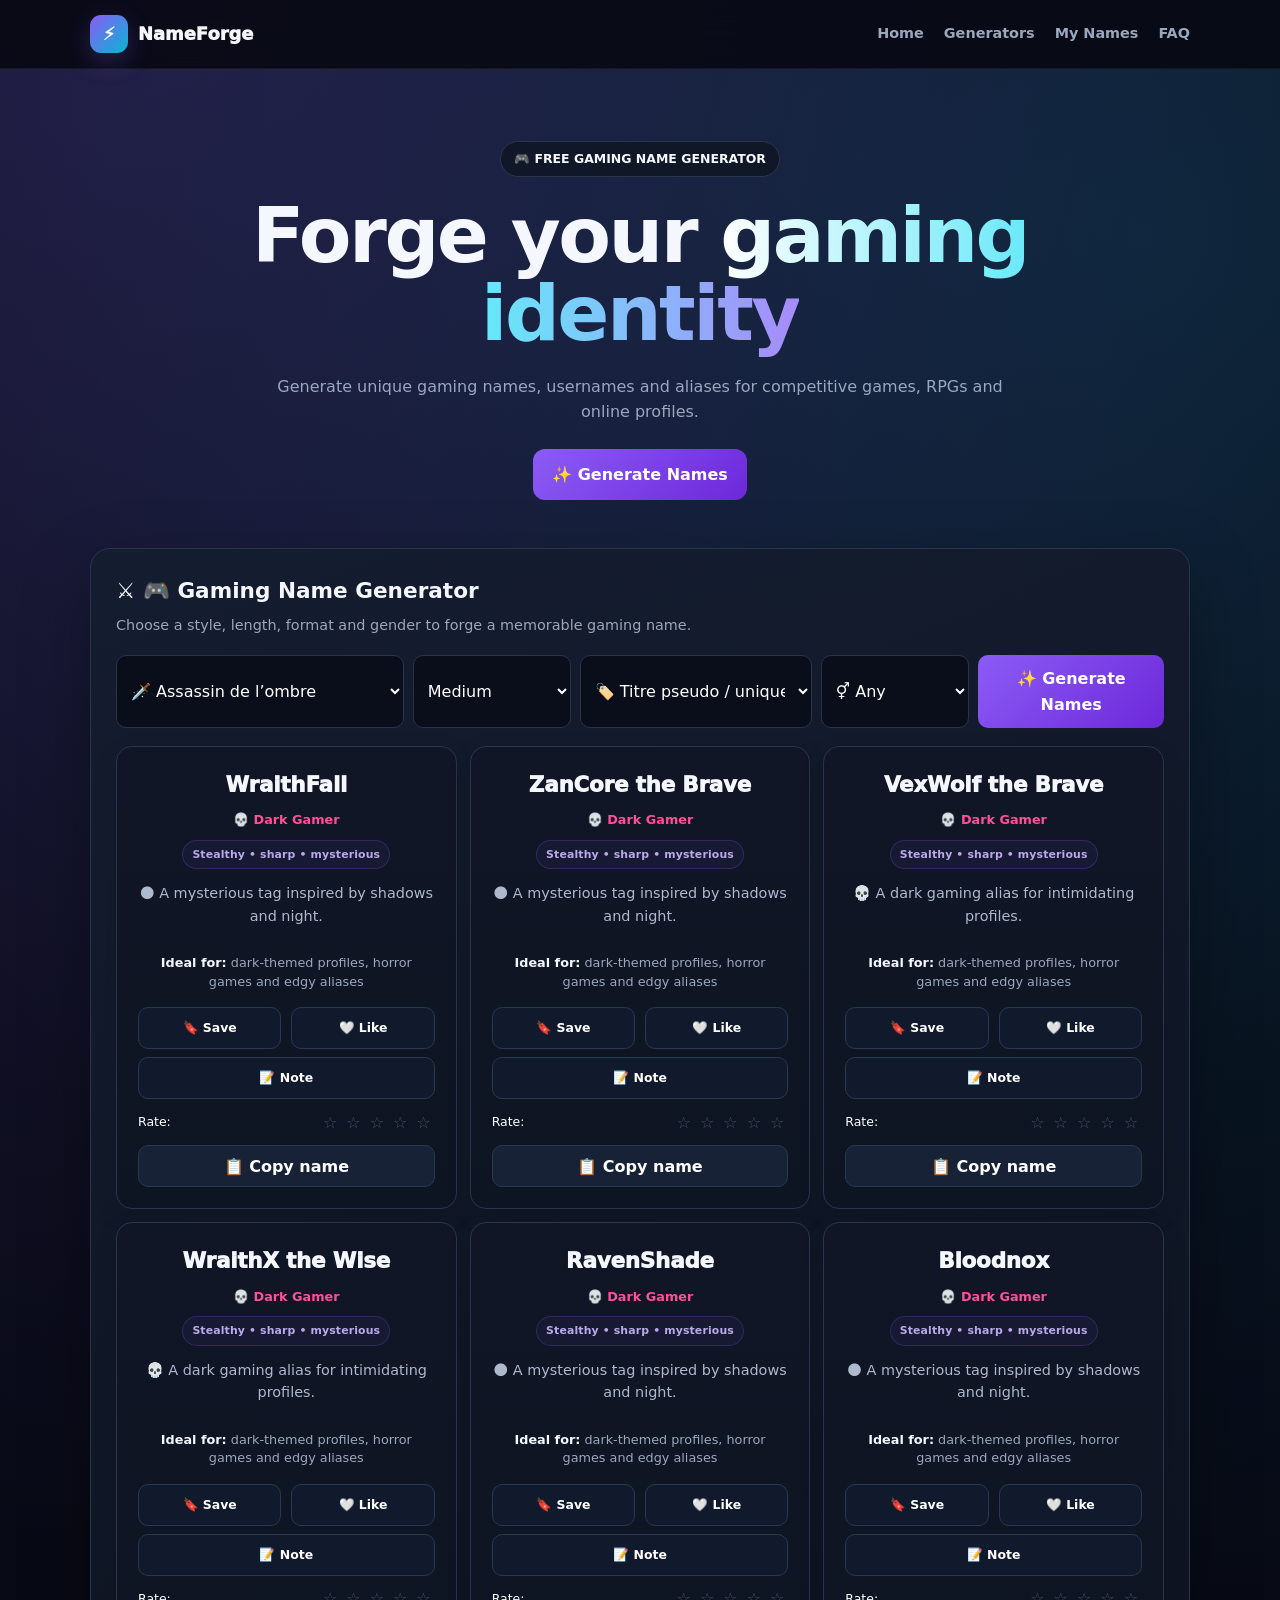
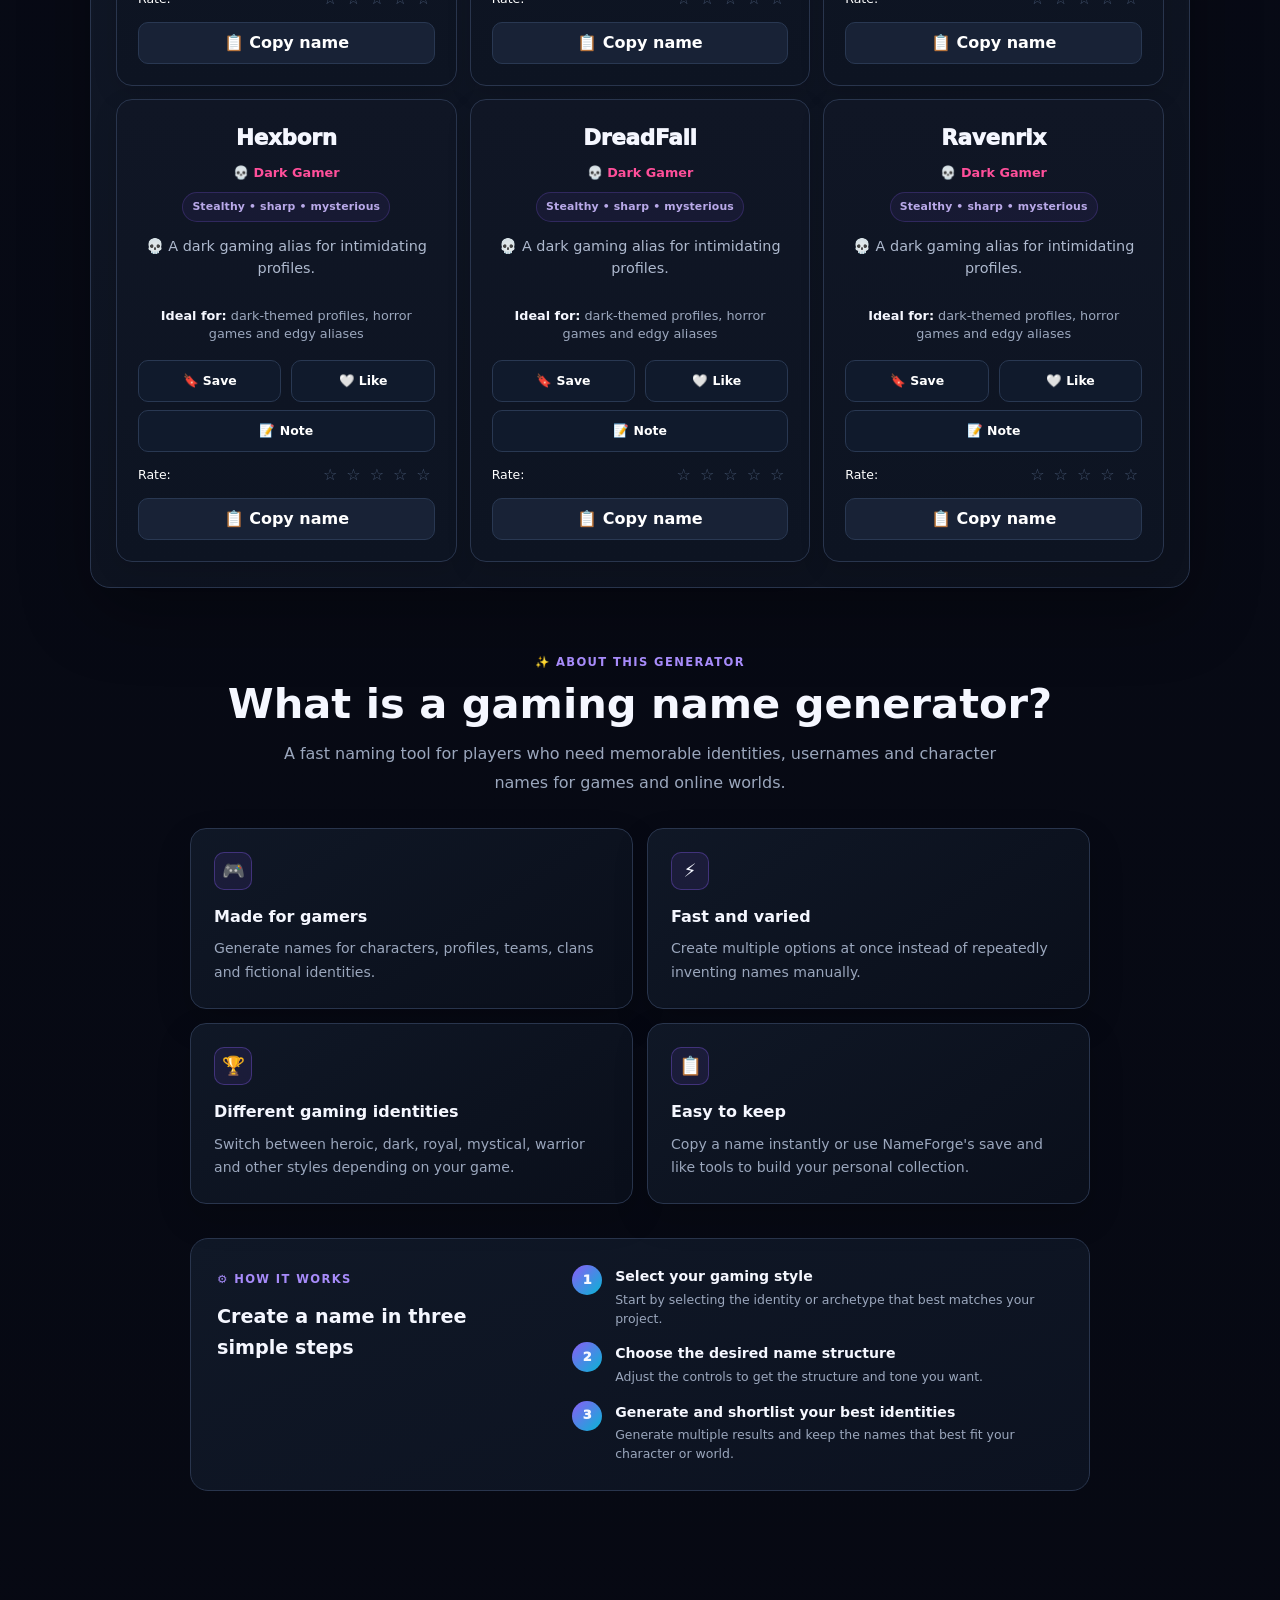
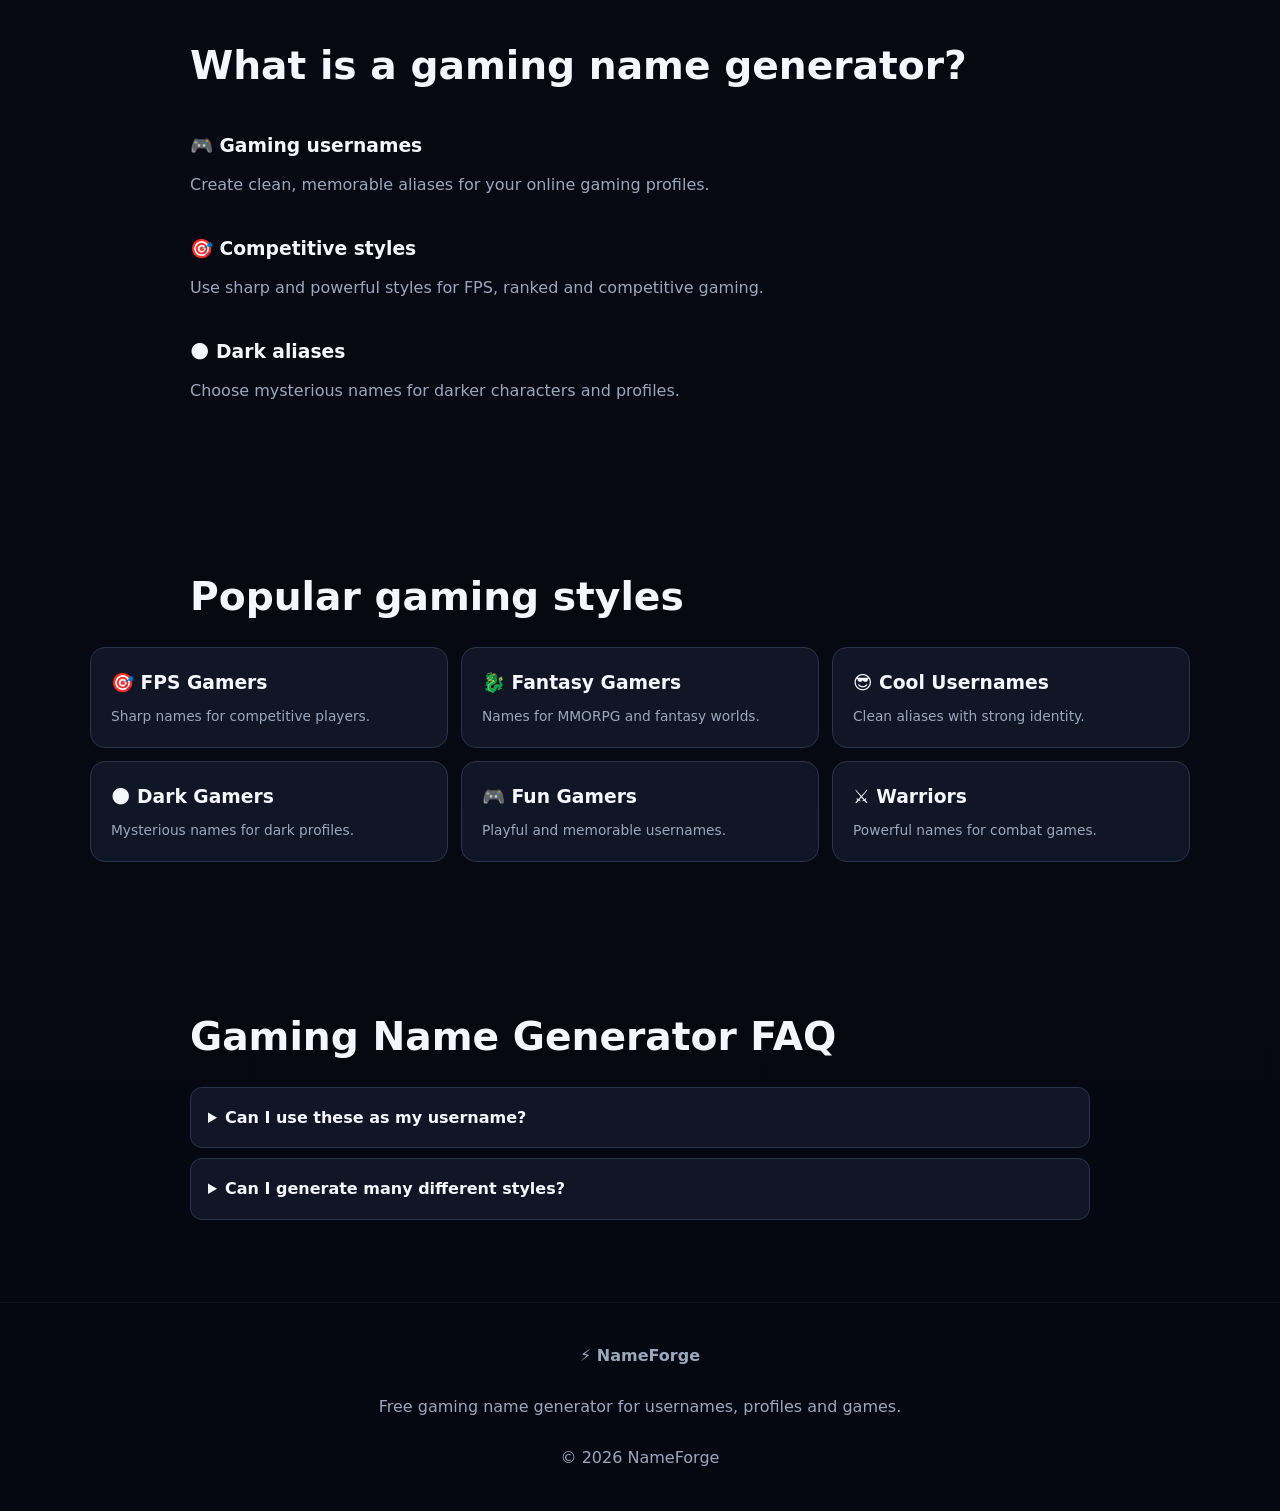
<file: gaming-name-generator.html>
<!doctype html><html lang="en"><head><meta charset="UTF-8"><meta name="viewport" content="width=device-width,initial-scale=1"><title>Gaming Name Generator | NameForge</title><meta name="description" content="Generate memorable gaming usernames with 21 styles, length, format and gender options."><link rel="stylesheet" href="css/nameforge-pages.css?v=20260816-2"><script>window.NameForgePageConfig={generator:'gaming',title:'Gaming Name Generator',badge:'🎮 FREE GAMING NAME GENERATOR',h1a:'Forge your',h1b:'gaming identity',description:'Generate unique gaming names, usernames and aliases for competitive games, RPGs and online profiles.',generatorTitle:'🎮 Gaming Name Generator',generatorSubtitle:'Choose a style, length, format and gender to forge a memorable gaming name.',guideTitle:'What is a gaming name generator?',guide:[{h:'🎮 Gaming usernames',p:'Create clean, memorable aliases for your online gaming profiles.'},{h:'🎯 Competitive styles',p:'Use sharp and powerful styles for FPS, ranked and competitive gaming.'},{h:'🌑 Dark aliases',p:'Choose mysterious names for darker characters and profiles.'}],cardsTitle:'Popular gaming styles',cards:[{icon:'🎯',h:'FPS Gamers',p:'Sharp names for competitive players.'},{icon:'🐉',h:'Fantasy Gamers',p:'Names for MMORPG and fantasy worlds.'},{icon:'😎',h:'Cool Usernames',p:'Clean aliases with strong identity.'},{icon:'🌑',h:'Dark Gamers',p:'Mysterious names for dark profiles.'},{icon:'🎮',h:'Fun Gamers',p:'Playful and memorable usernames.'},{icon:'⚔️',h:'Warriors',p:'Powerful names for combat games.'}],faqTitle:'Gaming Name Generator FAQ',faq:[{q:'Can I use these as my username?',a:'Yes. They are creative username ideas; check the rules of your specific platform or game.'},{q:'Can I generate many different styles?',a:'Yes. Every page includes the same 21 style selector.'}],footer:'Free gaming name generator for usernames, profiles and games.'};</script></head><body><script src="js/nameforge-storage.js"></script><script src="js/nameforge-styles.js"></script><script src="js/nameforge-generator.js"></script><script src="js/data/nameforge-gaming.js"></script><script src="js/nameforge-page.js?v=20260816-2"></script></body></html>
</file>
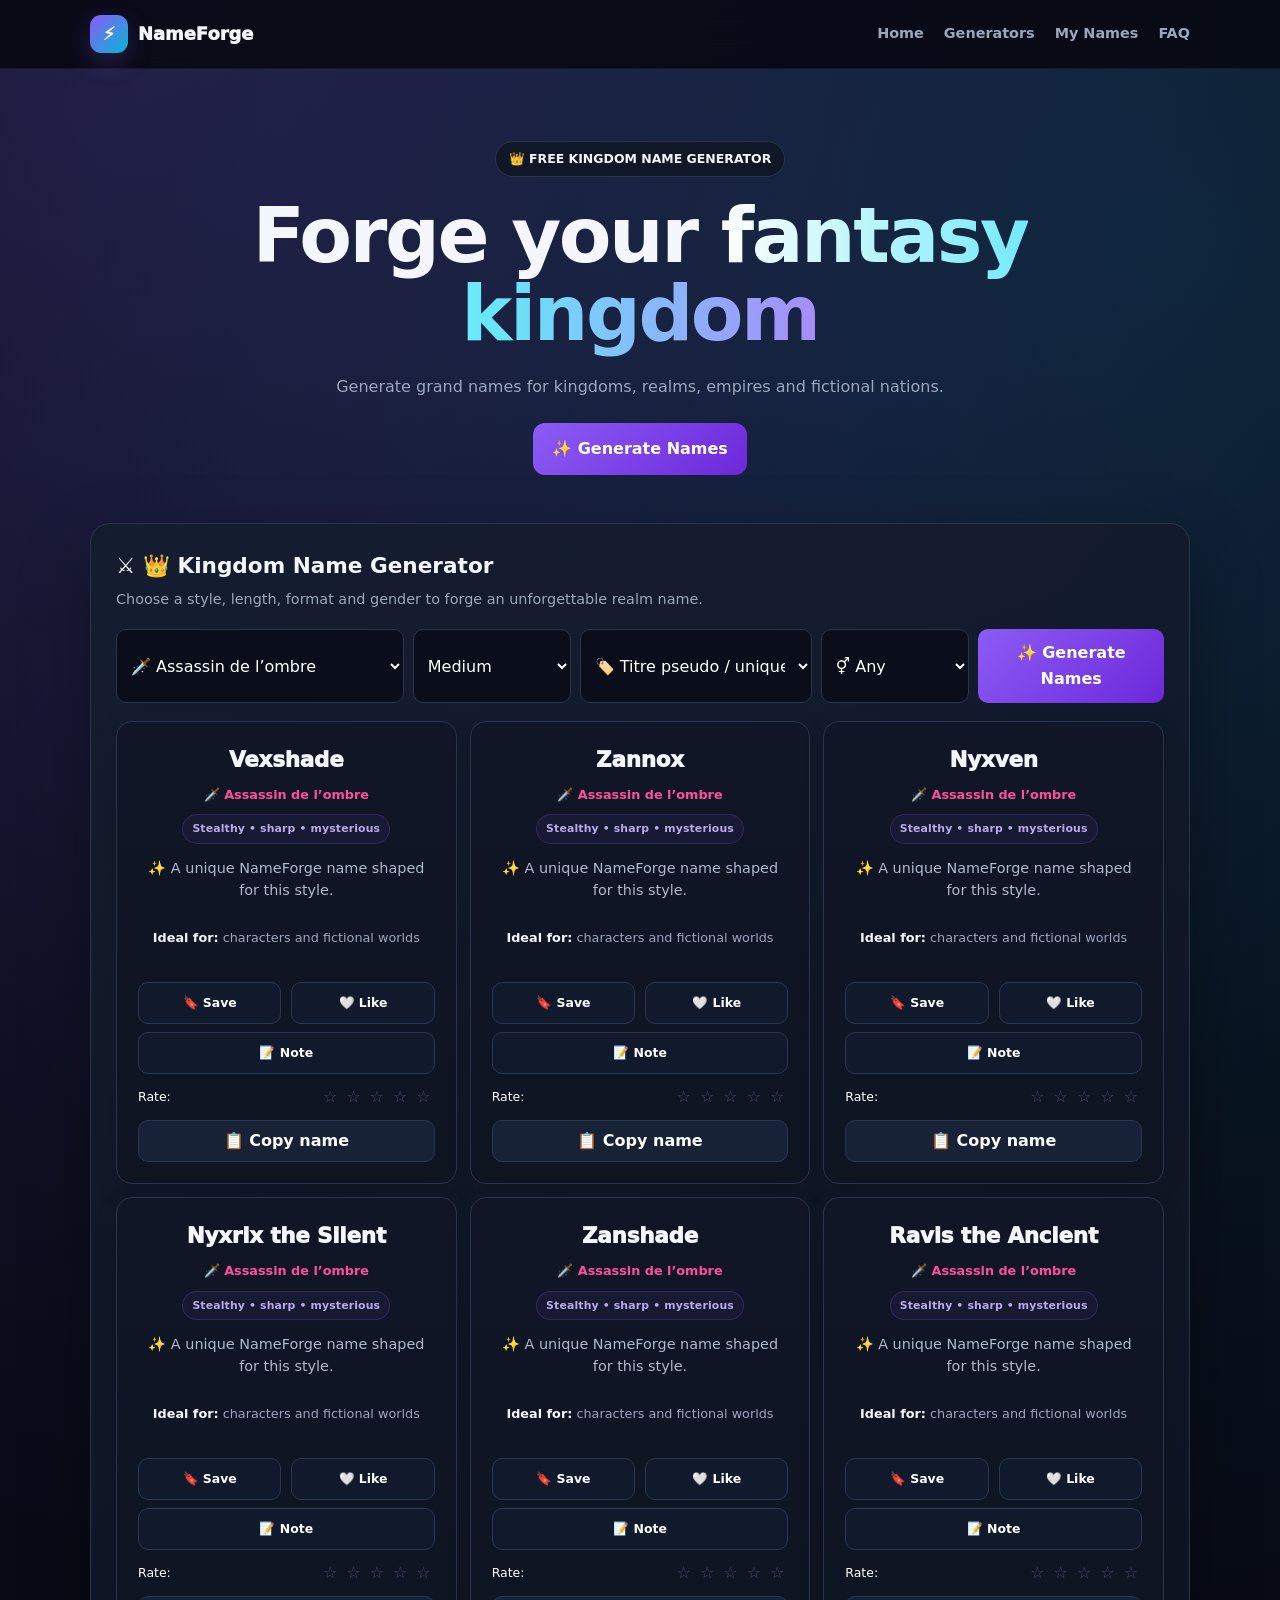
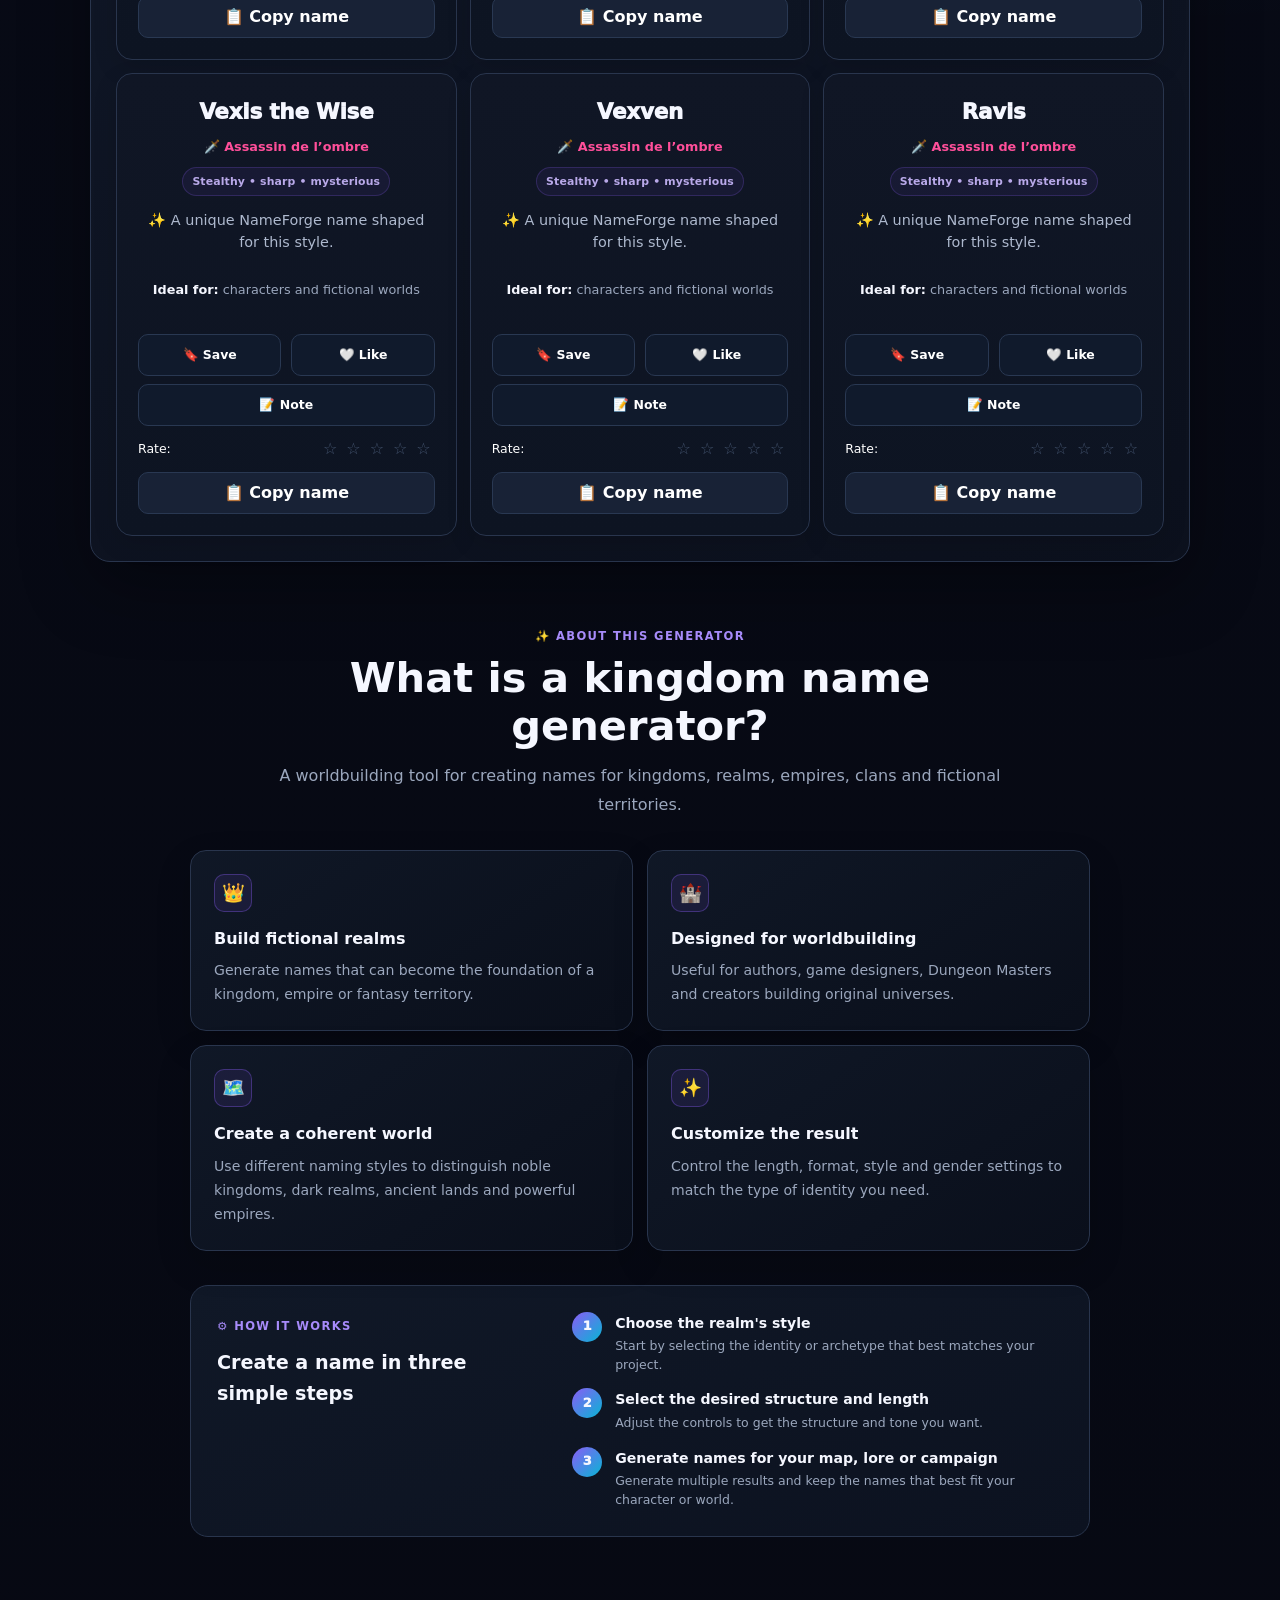
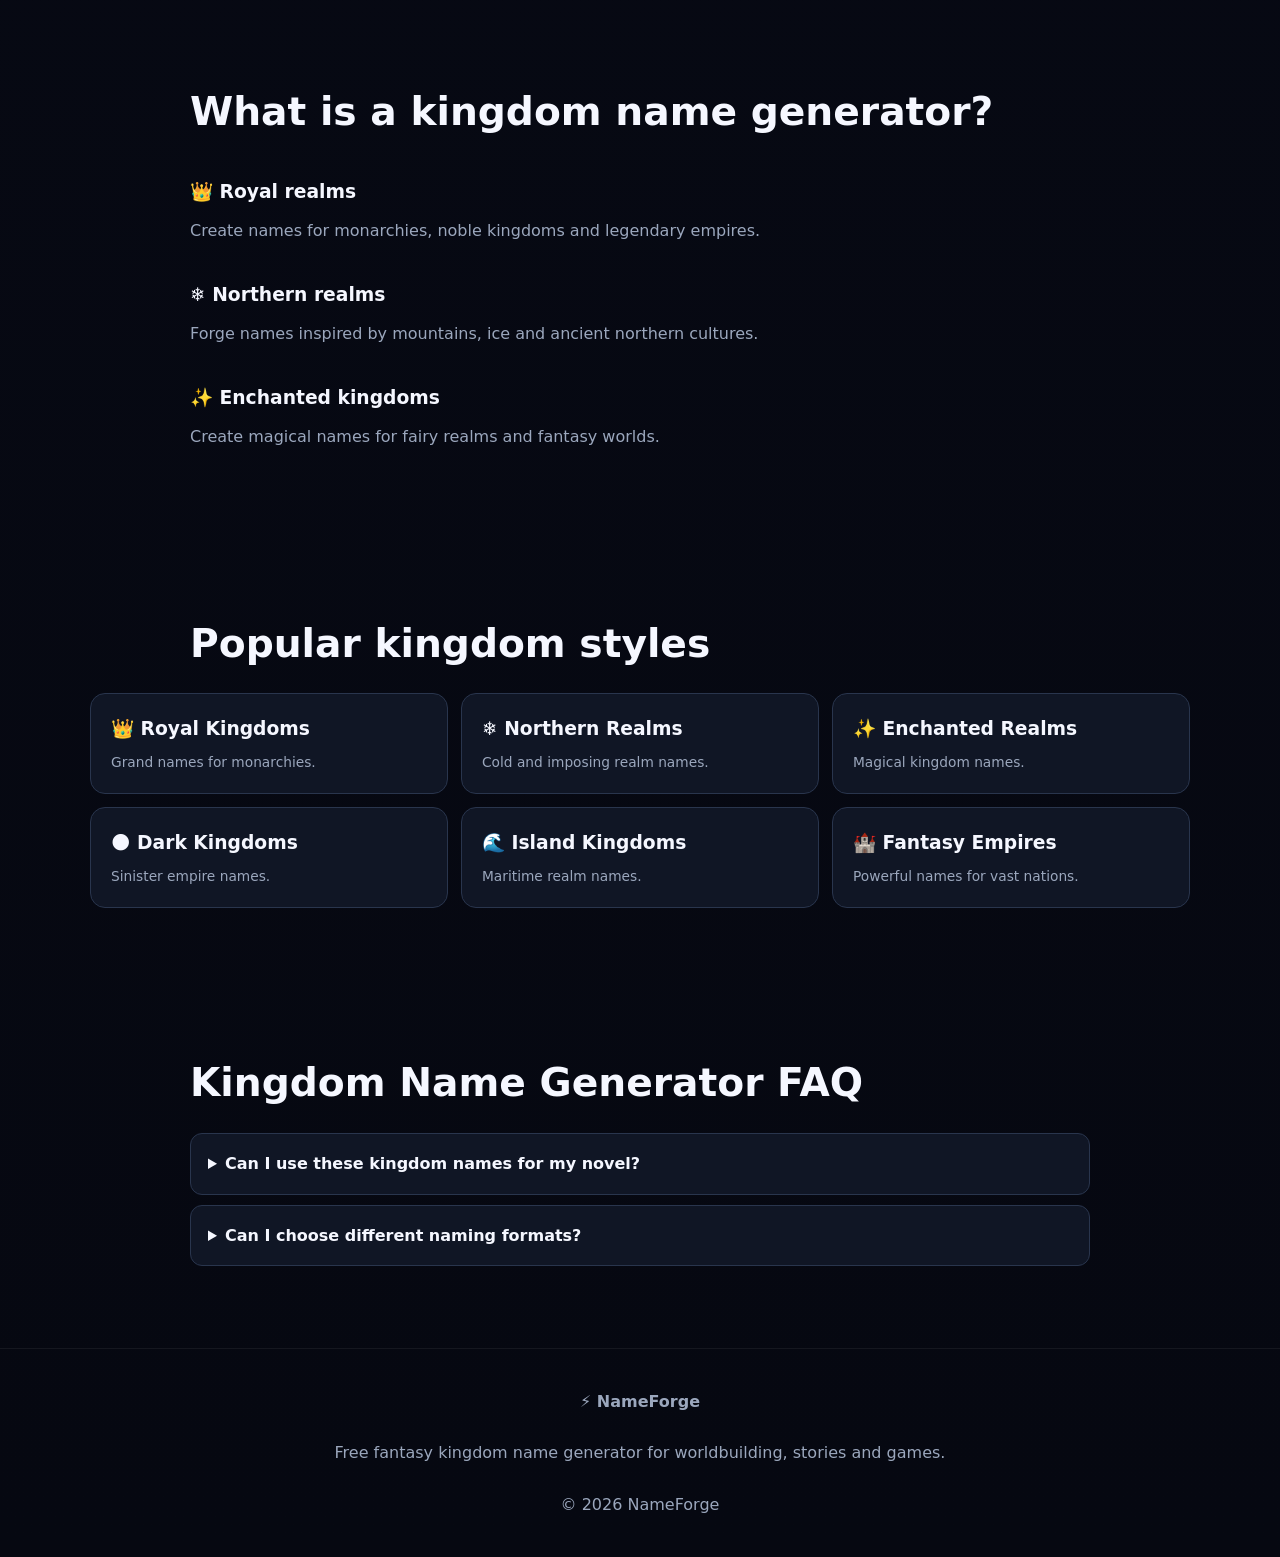
<file: kingdom-name-generator.html>
<!doctype html><html lang="en"><head><meta charset="UTF-8"><meta name="viewport" content="width=device-width,initial-scale=1"><title>Kingdom Name Generator | NameForge</title><meta name="description" content="Generate fantasy kingdom names with 21 styles, length, format and gender options."><link rel="stylesheet" href="css/nameforge-pages.css?v=20260816-2"><script>window.NameForgePageConfig={generator:'kingdom',title:'Kingdom Name Generator',badge:'👑 FREE KINGDOM NAME GENERATOR',h1a:'Forge your',h1b:'fantasy kingdom',description:'Generate grand names for kingdoms, realms, empires and fictional nations.',generatorTitle:'👑 Kingdom Name Generator',generatorSubtitle:'Choose a style, length, format and gender to forge an unforgettable realm name.',guideTitle:'What is a kingdom name generator?',guide:[{h:'👑 Royal realms',p:'Create names for monarchies, noble kingdoms and legendary empires.'},{h:'❄️ Northern realms',p:'Forge names inspired by mountains, ice and ancient northern cultures.'},{h:'✨ Enchanted kingdoms',p:'Create magical names for fairy realms and fantasy worlds.'}],cardsTitle:'Popular kingdom styles',cards:[{icon:'👑',h:'Royal Kingdoms',p:'Grand names for monarchies.'},{icon:'❄️',h:'Northern Realms',p:'Cold and imposing realm names.'},{icon:'✨',h:'Enchanted Realms',p:'Magical kingdom names.'},{icon:'🌑',h:'Dark Kingdoms',p:'Sinister empire names.'},{icon:'🌊',h:'Island Kingdoms',p:'Maritime realm names.'},{icon:'🏰',h:'Fantasy Empires',p:'Powerful names for vast nations.'}],faqTitle:'Kingdom Name Generator FAQ',faq:[{q:'Can I use these kingdom names for my novel?',a:'Yes. They are creative suggestions for fictional worlds.'},{q:'Can I choose different naming formats?',a:'Yes. Use the format selector to choose titles, full names or groups.'}],footer:'Free fantasy kingdom name generator for worldbuilding, stories and games.'};</script></head><body><script src="js/nameforge-storage.js"></script><script src="js/nameforge-styles.js"></script><script src="js/nameforge-generator.js"></script><script src="js/data/nameforge-kingdom.js"></script><script src="js/nameforge-page.js?v=20260816-2"></script></body></html>
</file>
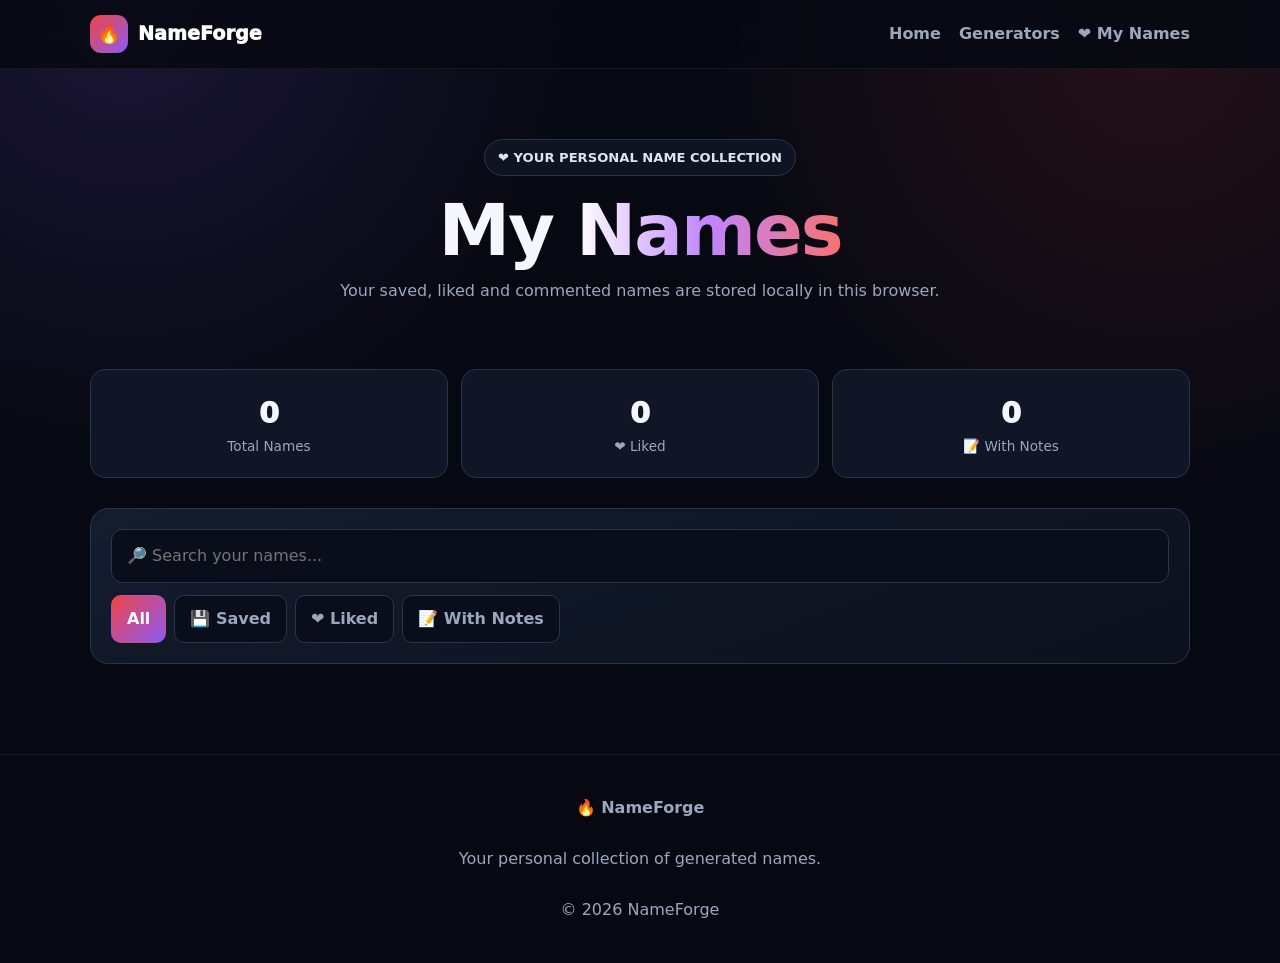
<file: my-names.html>
<!DOCTYPE html>
<html lang="en">

<head>

<meta charset="UTF-8">

<meta name="viewport"
      content="width=device-width, initial-scale=1.0">

<title>My Names — Saved & Liked Names | NameForge</title>

<meta name="description"
      content="View your saved, liked and commented NameForge names in one place.">

<meta name="robots"
      content="index, follow">

<link rel="canonical"
      href="https://rayanellg.github.io/nameforge/my-names.html">

<style>

:root{

    --bg:#070912;
    --panel:#101827;
    --panel2:#0d1422;
    --border:#29354d;

    --text:#f5f7ff;
    --muted:#9ba7bd;

    --purple:#8b5cf6;
    --red:#ef4444;
    --green:#22c55e;

}

*{

    box-sizing:border-box;
    margin:0;
    padding:0;

}

html{

    scroll-behavior:smooth;

}

body{

    min-height:100vh;

    font-family:
        system-ui,
        -apple-system,
        BlinkMacSystemFont,
        "Segoe UI",
        sans-serif;

    color:var(--text);

    background:

        radial-gradient(
            circle at 10% 0%,
            rgba(139,92,246,.16),
            transparent 30%
        ),

        radial-gradient(
            circle at 90% 5%,
            rgba(239,68,68,.13),
            transparent 30%
        ),

        var(--bg);

    line-height:1.6;

}

button,
input,
textarea{

    font:inherit;

}

.container{

    width:min(1100px,92%);

    margin:auto;

}


/* =========================================
   HEADER
========================================= */

header{

    position:sticky;
    top:0;
    z-index:10;

    background:
        rgba(7,9,18,.9);

    backdrop-filter:blur(15px);

    border-bottom:
        1px solid rgba(255,255,255,.06);

}

nav{

    min-height:68px;

    display:flex;

    align-items:center;

    justify-content:space-between;

}

.logo{

    display:flex;

    align-items:center;

    gap:10px;

    color:white;

    text-decoration:none;

    font-size:1.2rem;

    font-weight:950;

}

.logo-icon{

    width:38px;
    height:38px;

    display:grid;

    place-items:center;

    border-radius:11px;

    background:
        linear-gradient(
            135deg,
            var(--red),
            var(--purple)
        );

}

.nav-links{

    display:flex;
    gap:18px;

}

.nav-links a{

    color:var(--muted);

    text-decoration:none;

    font-weight:800;

}

.nav-links a:hover{

    color:white;

}


/* =========================================
   HERO
========================================= */

.hero{

    text-align:center;

    padding:70px 0 35px;

}

.badge{

    display:inline-block;

    padding:7px 13px;

    border:1px solid var(--border);

    border-radius:999px;

    background:#0e1421;

    color:#dce3f5;

    font-size:.82rem;

    font-weight:850;

}

h1{

    margin:18px auto 12px;

    font-size:
        clamp(2.4rem,6vw,4.5rem);

    line-height:1;

    letter-spacing:-2px;

}

.gradient{

    color:transparent;

    background:
        linear-gradient(
            90deg,
            #fff,
            #c084fc,
            #f87171
        );

    background-clip:text;

    -webkit-background-clip:text;

}

.hero p{

    max-width:700px;

    margin:auto;

    color:var(--muted);

}


/* =========================================
   STATS
========================================= */

.stats{

    display:grid;

    grid-template-columns:
        repeat(3,1fr);

    gap:13px;

    margin:30px auto;

}

.stat{

    padding:20px;

    border:1px solid var(--border);

    border-radius:15px;

    background:#101625;

    text-align:center;

}

.stat-number{

    font-size:1.8rem;

    font-weight:950;

}

.stat-label{

    color:var(--muted);

    font-size:.85rem;

}


/* =========================================
   TOOLBAR
========================================= */

.toolbar{

    padding:20px;

    border:1px solid var(--border);

    border-radius:18px;

    background:

        linear-gradient(
            160deg,
            rgba(20,29,47,.97),
            rgba(12,17,29,.97)
        );

}

.search{

    width:100%;

    padding:13px 15px;

    border:1px solid var(--border);

    border-radius:11px;

    background:#090e1a;

    color:white;

    outline:none;

}

.search:focus{

    border-color:
        rgba(139,92,246,.7);

}

.filters{

    display:flex;

    gap:8px;

    margin-top:12px;

    flex-wrap:wrap;

}

.filter{

    padding:10px 15px;

    border:1px solid var(--border);

    border-radius:10px;

    background:#090e1a;

    color:var(--muted);

    cursor:pointer;

    font-weight:800;

}

.filter:hover{

    color:white;

}

.filter.active{

    background:

        linear-gradient(
            135deg,
            var(--red),
            var(--purple)
        );

    color:white;

    border-color:transparent;

}


/* =========================================
   NAMES GRID
========================================= */

.names-grid{

    display:grid;

    grid-template-columns:
        repeat(3,1fr);

    gap:14px;

    margin-top:20px;

}


/* =========================================
   NAME CARD
========================================= */

.name-card{

    padding:20px;

    border:1px solid var(--border);

    border-radius:16px;

    background:#101625;

    transition:.2s;

}

.name-card:hover{

    transform:translateY(-3px);

    border-color:
        rgba(139,92,246,.5);

}

.name-top{

    display:flex;

    justify-content:space-between;

    align-items:flex-start;

    gap:10px;

}

.name{

    font-size:1.25rem;

    font-weight:950;

    word-break:break-word;

}

.status-icons{

    display:flex;

    gap:5px;

    font-size:1.05rem;

}

.meta{

    margin-top:8px;

    color:var(--muted);

    font-size:.78rem;

}


/* =========================================
   NOTE
========================================= */

.note-box{

    margin-top:14px;

}

.note-label{

    color:#c4b5fd;

    font-size:.76rem;

    font-weight:850;

    margin-bottom:5px;

}

.note-editor{

    width:100%;

    min-height:75px;

    resize:vertical;

    padding:10px;

    border:1px solid var(--border);

    border-radius:9px;

    background:#070c16;

    color:white;

    outline:none;

}

.note-editor:focus{

    border-color:
        rgba(139,92,246,.7);

}


/* =========================================
   ACTIONS
========================================= */

.card-actions{

    display:grid;

    grid-template-columns:
        1fr 1fr;

    gap:8px;

    margin-top:13px;

}

.card-button{

    padding:10px;

    border:1px solid var(--border);

    border-radius:9px;

    background:#182236;

    color:white;

    cursor:pointer;

    font-weight:800;

}

.card-button:hover{

    background:#202d45;

}

.card-button.liked{

    border-color:#ef4444;

    background:rgba(239,68,68,.15);

    color:#fca5a5;

}

.card-button.saved{

    border-color:#8b5cf6;

    background:rgba(139,92,246,.15);

    color:#c4b5fd;

}

.delete-button:hover{

    border-color:
        rgba(239,68,68,.7);

    color:#fca5a5;

}


/* =========================================
   EMPTY
========================================= */

.empty{

    grid-column:1 / -1;

    text-align:center;

    padding:60px 20px;

    border:1px dashed var(--border);

    border-radius:18px;

    background:#0d1422;

}

.empty-icon{

    font-size:3rem;

    margin-bottom:10px;

}

.empty h2{

    margin-bottom:8px;

}

.empty p{

    color:var(--muted);

    max-width:550px;

    margin:auto;

}

.empty-button{

    display:inline-block;

    margin-top:18px;

    padding:12px 17px;

    border-radius:10px;

    background:

        linear-gradient(
            135deg,
            var(--red),
            var(--purple)
        );

    color:white;

    text-decoration:none;

    font-weight:900;

}


/* =========================================
   DANGER
========================================= */

.danger-zone{

    margin-top:35px;

    padding:18px;

    border:1px solid rgba(239,68,68,.25);

    border-radius:14px;

    background:rgba(239,68,68,.04);

    text-align:right;

}

.clear-button{

    padding:10px 14px;

    border:1px solid rgba(239,68,68,.4);

    border-radius:9px;

    background:rgba(239,68,68,.1);

    color:#fca5a5;

    cursor:pointer;

    font-weight:800;

}

.clear-button:hover{

    background:rgba(239,68,68,.18);

}


/* =========================================
   FOOTER
========================================= */

footer{

    margin-top:70px;

    padding:40px 0;

    border-top:
        1px solid rgba(255,255,255,.06);

    text-align:center;

    color:var(--muted);

}


/* =========================================
   MOBILE
========================================= */

@media(max-width:800px){

    .names-grid{

        grid-template-columns:
            repeat(2,1fr);

    }

}

@media(max-width:600px){

    .nav-links{

        display:none;

    }

    .stats{

        grid-template-columns:1fr;

    }

    .names-grid{

        grid-template-columns:1fr;

    }

    .hero{

        padding-top:50px;

    }

}

</style>

</head>


<body>


<header>

<nav class="container">

<a
    href="index.html"
    class="logo"
>

<span class="logo-icon">
🔥
</span>

NameForge

</a>


<div class="nav-links">

<a href="index.html">
Home
</a>

<a href="all-name-generators.html">
Generators
</a>

<a href="my-names.html">
❤️ My Names
</a>

</div>

</nav>

</header>


<main class="container">


<section class="hero">

<span class="badge">
❤️ YOUR PERSONAL NAME COLLECTION
</span>


<h1>

My

<span class="gradient">
Names
</span>

</h1>


<p>

Your saved, liked and commented names
are stored locally in this browser.

</p>

</section>


<section class="stats">


<div class="stat">

<div
    class="stat-number"
    id="totalCount"
>
0
</div>

<div class="stat-label">
Total Names
</div>

</div>


<div class="stat">

<div
    class="stat-number"
    id="likedCount"
>
0
</div>

<div class="stat-label">
❤️ Liked
</div>

</div>


<div class="stat">

<div
    class="stat-number"
    id="notesCount"
>
0
</div>

<div class="stat-label">
📝 With Notes
</div>

</div>

</section>


<section class="toolbar">


<input
    type="search"
    id="search"
    class="search"
    placeholder="🔎 Search your names..."
>


<div class="filters">


<button
    class="filter active"
    data-filter="all"
    onclick="setFilter('all')"
>
All
</button>


<button
    class="filter"
    data-filter="saved"
    onclick="setFilter('saved')"
>
💾 Saved
</button>


<button
    class="filter"
    data-filter="liked"
    onclick="setFilter('liked')"
>
❤️ Liked
</button>


<button
    class="filter"
    data-filter="notes"
    onclick="setFilter('notes')"
>
📝 With Notes
</button>


</div>

</section>


<section>

<div
    id="namesGrid"
    class="names-grid"
></div>

</section>


<section
    id="dangerZone"
    class="danger-zone"
    style="display:none;"
>

<button
    class="clear-button"
    onclick="clearEverything()"
>

🗑️ Clear all local names

</button>

</section>


</main>


<footer>

<div class="container">

<strong>
🔥 NameForge
</strong>

<br><br>

Your personal collection of generated names.

<br><br>

© 2026 NameForge

</div>

</footer>


<script src="js/nameforge-storage.js"></script>


<script>

/* =========================================
   STATE
========================================= */

let currentFilter = "all";


/* =========================================
   ESCAPE HTML
========================================= */

function escapeHtml(value){

    return String(value ?? "")
        .replace(/&/g,"&amp;")
        .replace(/</g,"&lt;")
        .replace(/>/g,"&gt;")
        .replace(/"/g,"&quot;")
        .replace(/'/g,"&#039;");

}


/* =========================================
   SAFE ID
========================================= */

function safeId(value){

    return String(value)
        .replace(/[^a-zA-Z0-9_-]/g,"-");

}


/* =========================================
   GENERATOR LABEL
========================================= */

function getGeneratorLabel(generator){

    const labels = {

        dragon:"🐲 Dragon",
        fantasy:"🐉 Fantasy",
        rpg:"🎲 RPG",
        anime:"✨ Anime",
        gaming:"🎮 Gaming",
        kingdom:"🏰 Kingdom",
        wizard:"🧙 Wizard"

    };


    return labels[generator]
        || generator
        || "Unknown";

}


/* =========================================
   FILTER
========================================= */

function setFilter(filter){

    currentFilter = filter;


    document
        .querySelectorAll(".filter")
        .forEach(button => {

            button.classList.toggle(
                "active",
                button.dataset.filter === filter
            );

        });


    renderNames();

}


/* =========================================
   SEARCH
========================================= */

document
    .getElementById("search")
    .addEventListener(
        "input",
        renderNames
    );


/* =========================================
   GET FILTERED
========================================= */

function getFilteredNames(){

    const search =
        document
            .getElementById("search")
            .value
            .trim()
            .toLowerCase();


    let names =
        getSavedNames();


    if(currentFilter === "saved"){

        names =
            names.filter(
                item => item.saved === true
            );

    }


    if(currentFilter === "liked"){

        names =
            names.filter(
                item => item.liked === true
            );

    }


    if(currentFilter === "notes"){

        names =
            names.filter(
                item =>
                    item.note &&
                    item.note.trim() !== ""
            );

    }


    if(search){

        names =
            names.filter(item => {

                const name =
                    String(
                        item.name || ""
                    ).toLowerCase();


                const note =
                    String(
                        item.note || ""
                    ).toLowerCase();


                const generator =
                    String(
                        item.generator || ""
                    ).toLowerCase();


                const style =
                    String(
                        item.style || ""
                    ).toLowerCase();


                return (

                    name.includes(search) ||
                    note.includes(search) ||
                    generator.includes(search) ||
                    style.includes(search)

                );

            });

    }


    return names;

}


/* =========================================
   RENDER
========================================= */

function renderNames(){

    const allNames =
        getSavedNames();


    document.getElementById(
        "totalCount"
    ).textContent =
        allNames.length;


    document.getElementById(
        "likedCount"
    ).textContent =
        allNames.filter(
            item => item.liked === true
        ).length;


    document.getElementById(
        "notesCount"
    ).textContent =
        allNames.filter(
            item =>
                item.note &&
                item.note.trim() !== ""
        ).length;


    document.getElementById(
        "dangerZone"
    ).style.display =
        allNames.length
            ? "block"
            : "none";


    const names =
        getFilteredNames();


    const grid =
        document.getElementById(
            "namesGrid"
        );


    if(!names.length){

        grid.innerHTML = `

            <div class="empty">

                <div class="empty-icon">

                    ${allNames.length
                        ? "🔎"
                        : "❤️"}

                </div>


                <h2>

                    ${allNames.length
                        ? "No names found"
                        : "Your collection is empty"}

                </h2>


                <p>

                    ${allNames.length
                        ? "Try another search or filter."
                        : "Generate a name and save or like it to see it here."}

                </p>


                ${!allNames.length
                    ? `

                        <a
                            href="all-name-generators.html"
                            class="empty-button"
                        >

                            ✨ Explore Generators

                        </a>

                    `
                    : ""}

            </div>

        `;


        return;

    }


    grid.innerHTML =
        names
            .map(renderCard)
            .join("");

}


/* =========================================
   RENDER CARD
========================================= */

function renderCard(item){

    const id =
        safeId(
            item.id || item.name
        );


    const note =
        item.note || "";


    const style =
        item.style || "";


    return `

        <article
            class="name-card"
            data-id="${escapeHtml(item.id || "")}"
        >


            <div class="name-top">


                <div class="name">

                    ${escapeHtml(item.name)}

                </div>


                <div class="status-icons">

                    ${item.saved
                        ? "💾"
                        : ""}

                    ${item.liked
                        ? "❤️"
                        : ""}

                </div>


            </div>


            <div class="meta">

                ${escapeHtml(
                    getGeneratorLabel(
                        item.generator
                    )
                )}

                ${style
                    ? " • " +
                      escapeHtml(style)
                    : ""}

            </div>


            <div class="note-box">

                <div class="note-label">

                    📝 Private note

                </div>


                <textarea
                    id="note-${id}"
                    class="note-editor"
                    placeholder="Write a note about this name..."
                >${escapeHtml(note)}</textarea>

            </div>


            <div class="card-actions">


                <button
                    class="card-button ${item.saved ? "saved" : ""}"
                    onclick="toggleCardSave('${escapeHtml(item.name)}','${escapeHtml(item.generator || "unknown")}','${escapeHtml(item.style || "")}')"
                >

                    ${item.saved
                        ? "💾 Saved"
                        : "💾 Save"}

                </button>


                <button
                    class="card-button ${item.liked ? "liked" : ""}"
                    onclick="toggleCardLike('${escapeHtml(item.name)}','${escapeHtml(item.generator || "unknown")}','${escapeHtml(item.style || "")}')"
                >

                    ${item.liked
                        ? "❤️ Liked"
                        : "🤍 Like"}

                </button>


                <button
                    class="card-button"
                    onclick="saveCardNote('${escapeHtml(item.name)}','${escapeHtml(item.id || "")}')"
                >

                    📝 Save note

                </button>


                <button
                    class="card-button delete-button"
                    onclick="deleteName('${escapeHtml(item.name)}')"
                >

                    🗑️ Delete

                </button>


            </div>


        </article>

    `;

}


/* =========================================
   TOGGLE CARD SAVE
========================================= */

function toggleCardSave(
    name,
    generator,
    style
){

    const existing =
        findSavedName(name);


    if(existing && existing.saved){

        unsaveName(name);

    }

    else{

        saveName(
            name,
            generator,
            style
        );

    }


    renderNames();

}


/* =========================================
   TOGGLE CARD LIKE
========================================= */

function toggleCardLike(
    name,
    generator,
    style
){

    likeName(
        name,
        generator,
        style
    );


    renderNames();

}


/* =========================================
   SAVE NOTE
========================================= */

function saveCardNote(
    name,
    id
){

    const textarea =
        document.getElementById(
            "note-" +
            safeId(id || name)
        );


    if(!textarea){

        return;

    }


    updateNameNote(
        name,
        textarea.value
    );


    renderNames();

}


/* =========================================
   DELETE
========================================= */

function deleteName(name){

    const confirmed =
        confirm(
            `Delete "${name}" completely from My Names?`
        );


    if(!confirmed){

        return;

    }


    removeSavedName(name);

    renderNames();

}


/* =========================================
   CLEAR EVERYTHING
========================================= */

function clearEverything(){

    const confirmed =
        confirm(
            "Are you sure you want to delete ALL your names, likes and notes?"
        );


    if(!confirmed){

        return;

    }


    clearNameForgeStorage();

    renderNames();

}


/* =========================================
   REFRESH
========================================= */

document.addEventListener(
    "visibilitychange",
    () => {

        if(
            document.visibilityState === "visible"
        ){

            renderNames();

        }

    }
);


/* =========================================
   INITIAL RENDER
========================================= */

renderNames();

</script>


</body>

</html>
</file>
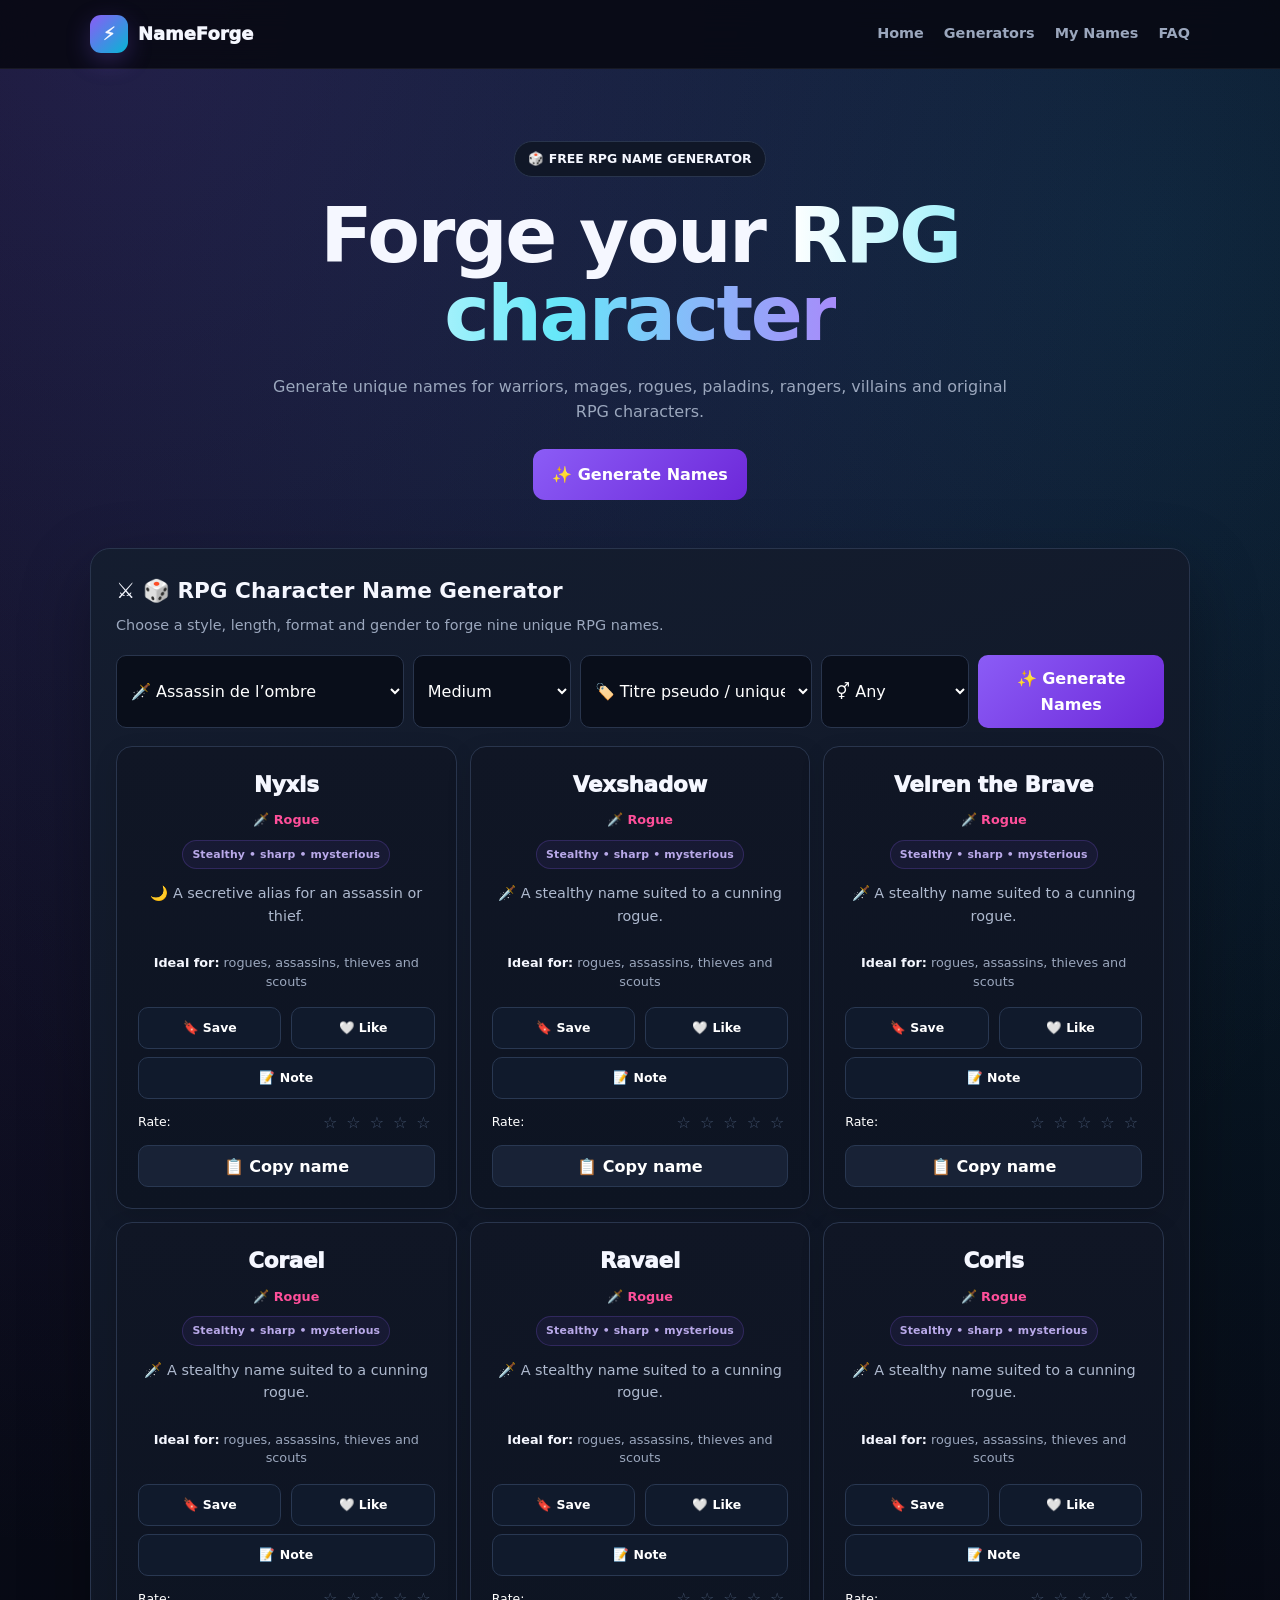
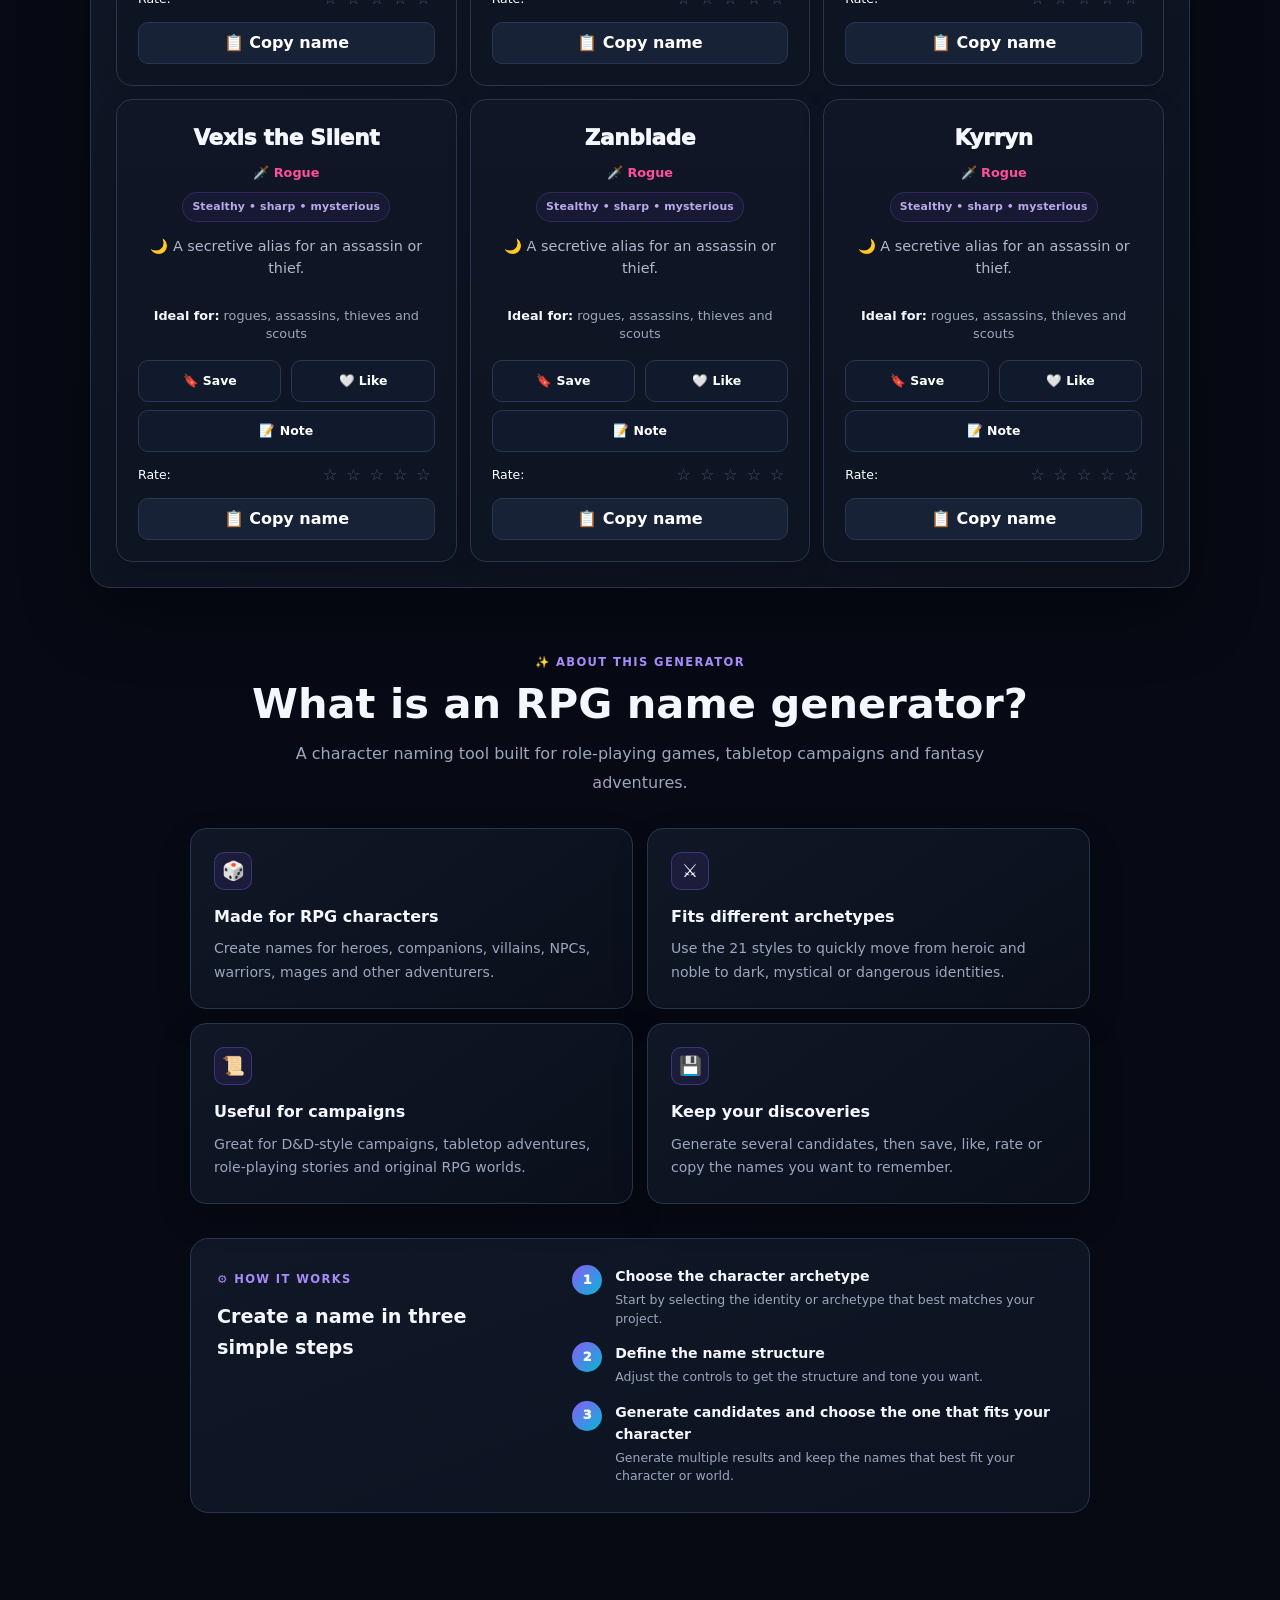
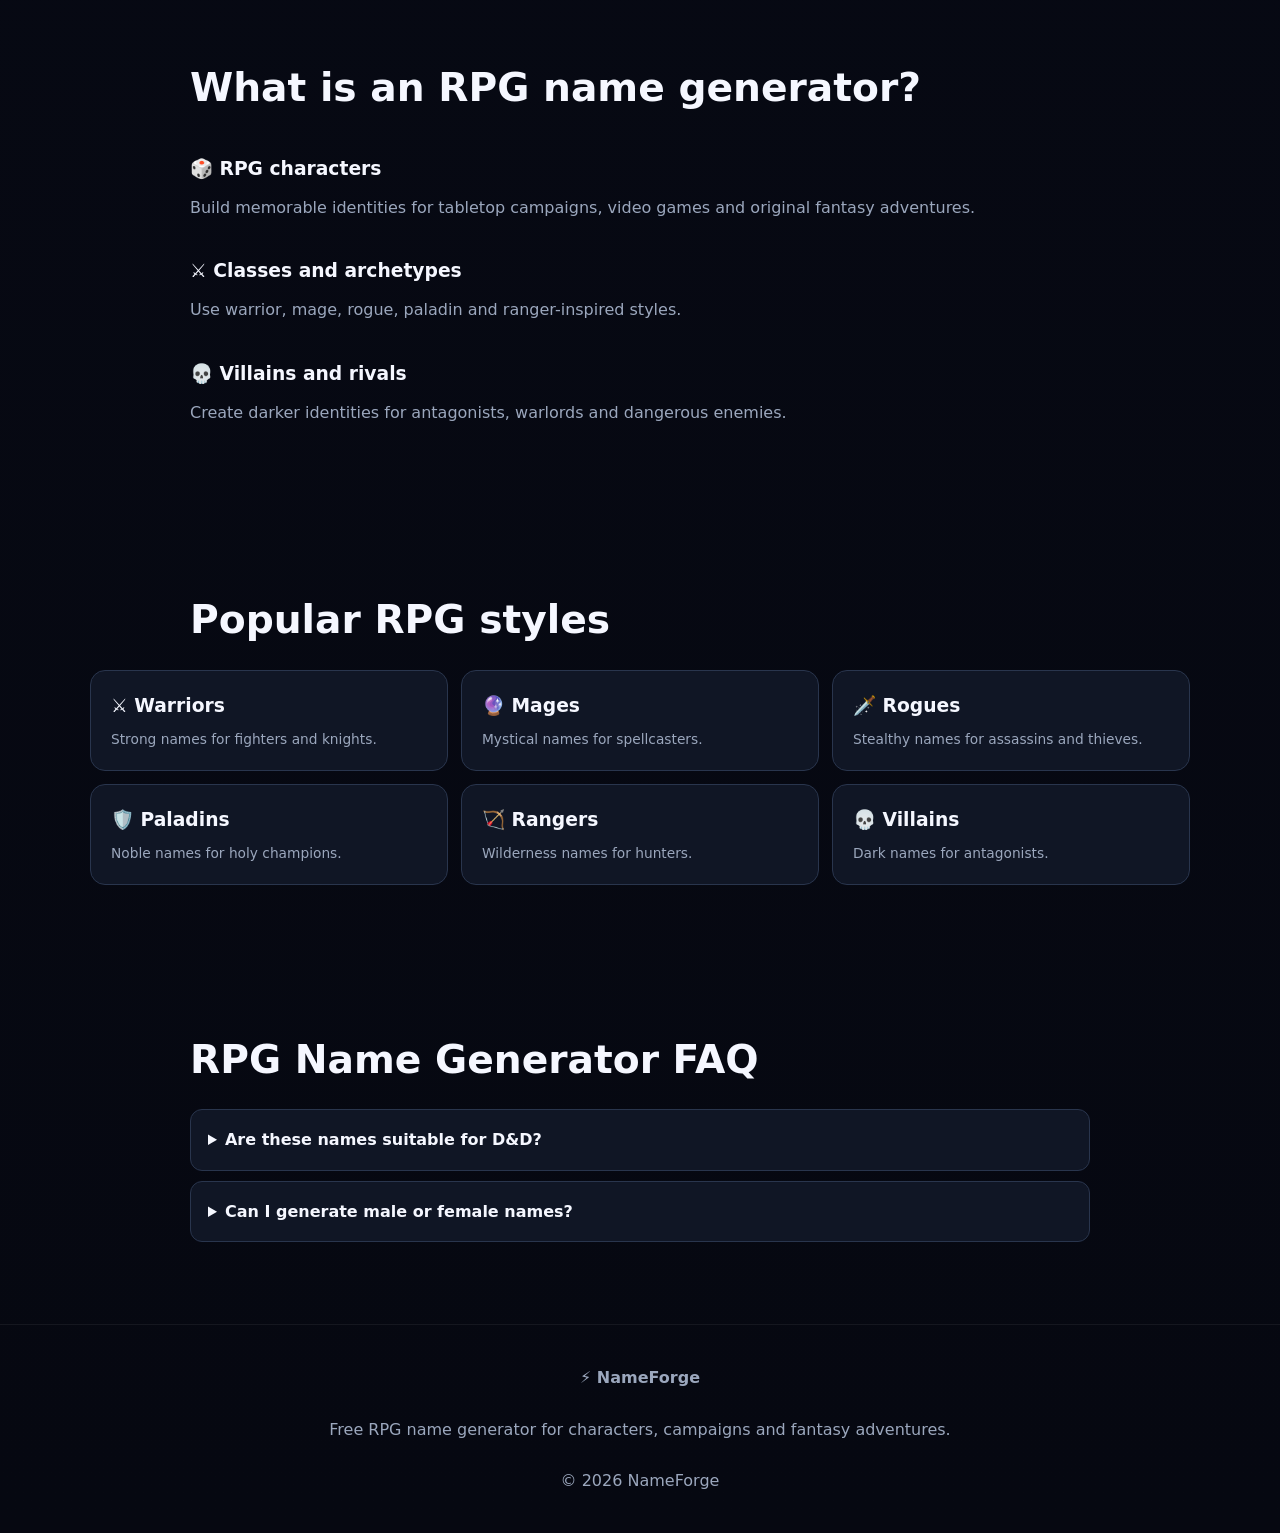
<file: rpg-name-generator.html>
<!doctype html><html lang="en"><head><meta charset="UTF-8"><meta name="viewport" content="width=device-width,initial-scale=1"><title>RPG Name Generator | NameForge</title><meta name="description" content="Generate RPG character names with 21 styles, length, format and gender options."><link rel="stylesheet" href="css/nameforge-pages.css?v=20260816-2"><script>window.NameForgePageConfig={generator:'rpg',title:'RPG Name Generator',badge:'🎲 FREE RPG NAME GENERATOR',h1a:'Forge your',h1b:'RPG character',description:'Generate unique names for warriors, mages, rogues, paladins, rangers, villains and original RPG characters.',generatorTitle:'🎲 RPG Character Name Generator',generatorSubtitle:'Choose a style, length, format and gender to forge nine unique RPG names.',guideTitle:'What is an RPG name generator?',guide:[{h:'🎲 RPG characters',p:'Build memorable identities for tabletop campaigns, video games and original fantasy adventures.'},{h:'⚔️ Classes and archetypes',p:'Use warrior, mage, rogue, paladin and ranger-inspired styles.'},{h:'💀 Villains and rivals',p:'Create darker identities for antagonists, warlords and dangerous enemies.'}],cardsTitle:'Popular RPG styles',cards:[{icon:'⚔️',h:'Warriors',p:'Strong names for fighters and knights.'},{icon:'🔮',h:'Mages',p:'Mystical names for spellcasters.'},{icon:'🗡️',h:'Rogues',p:'Stealthy names for assassins and thieves.'},{icon:'🛡️',h:'Paladins',p:'Noble names for holy champions.'},{icon:'🏹',h:'Rangers',p:'Wilderness names for hunters.'},{icon:'💀',h:'Villains',p:'Dark names for antagonists.'}],faqTitle:'RPG Name Generator FAQ',faq:[{q:'Are these names suitable for D&D?',a:'Yes. They are designed as creative RPG naming ideas.'},{q:'Can I generate male or female names?',a:'Yes. Use the gender selector.'}],footer:'Free RPG name generator for characters, campaigns and fantasy adventures.'};</script></head><body><script src="js/nameforge-storage.js"></script><script src="js/nameforge-styles.js"></script><script src="js/nameforge-generator.js"></script><script src="js/data/nameforge-rpg.js"></script><script src="js/nameforge-page.js?v=20260816-2"></script></body></html>
</file>
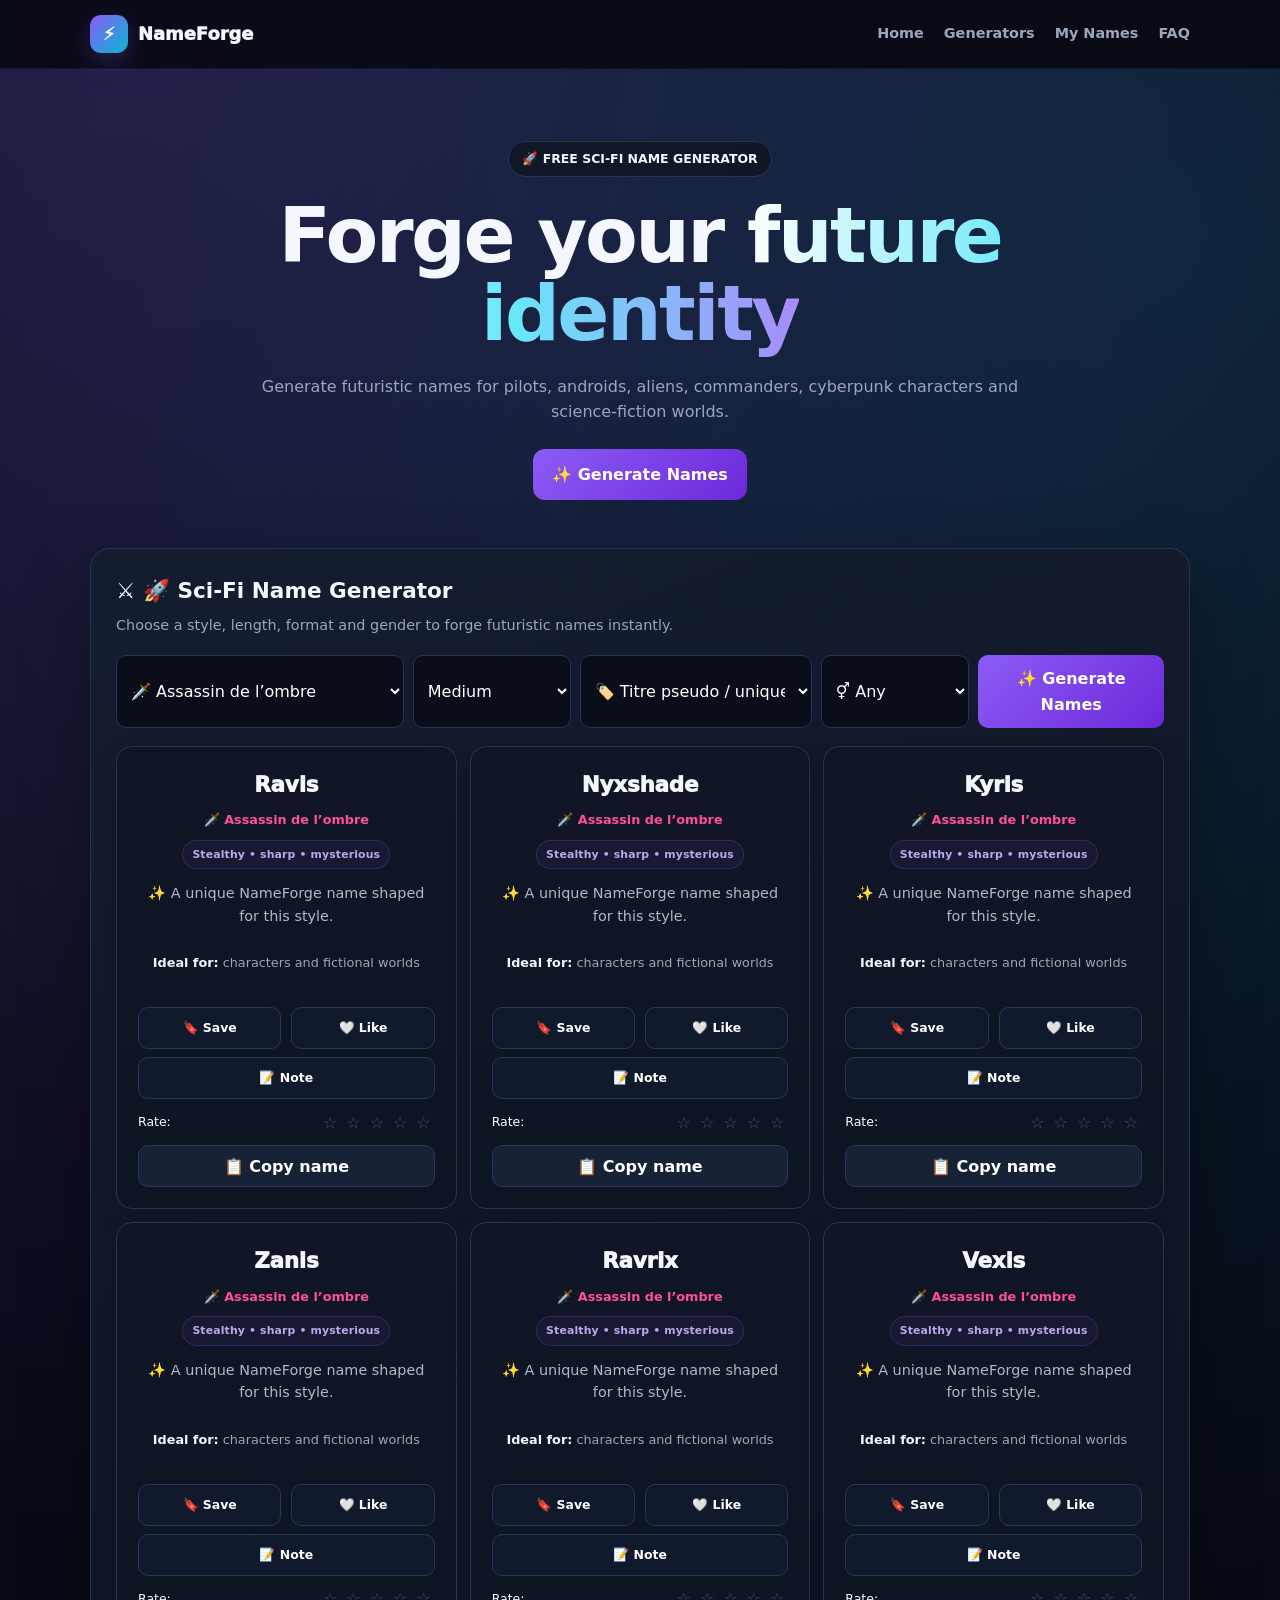
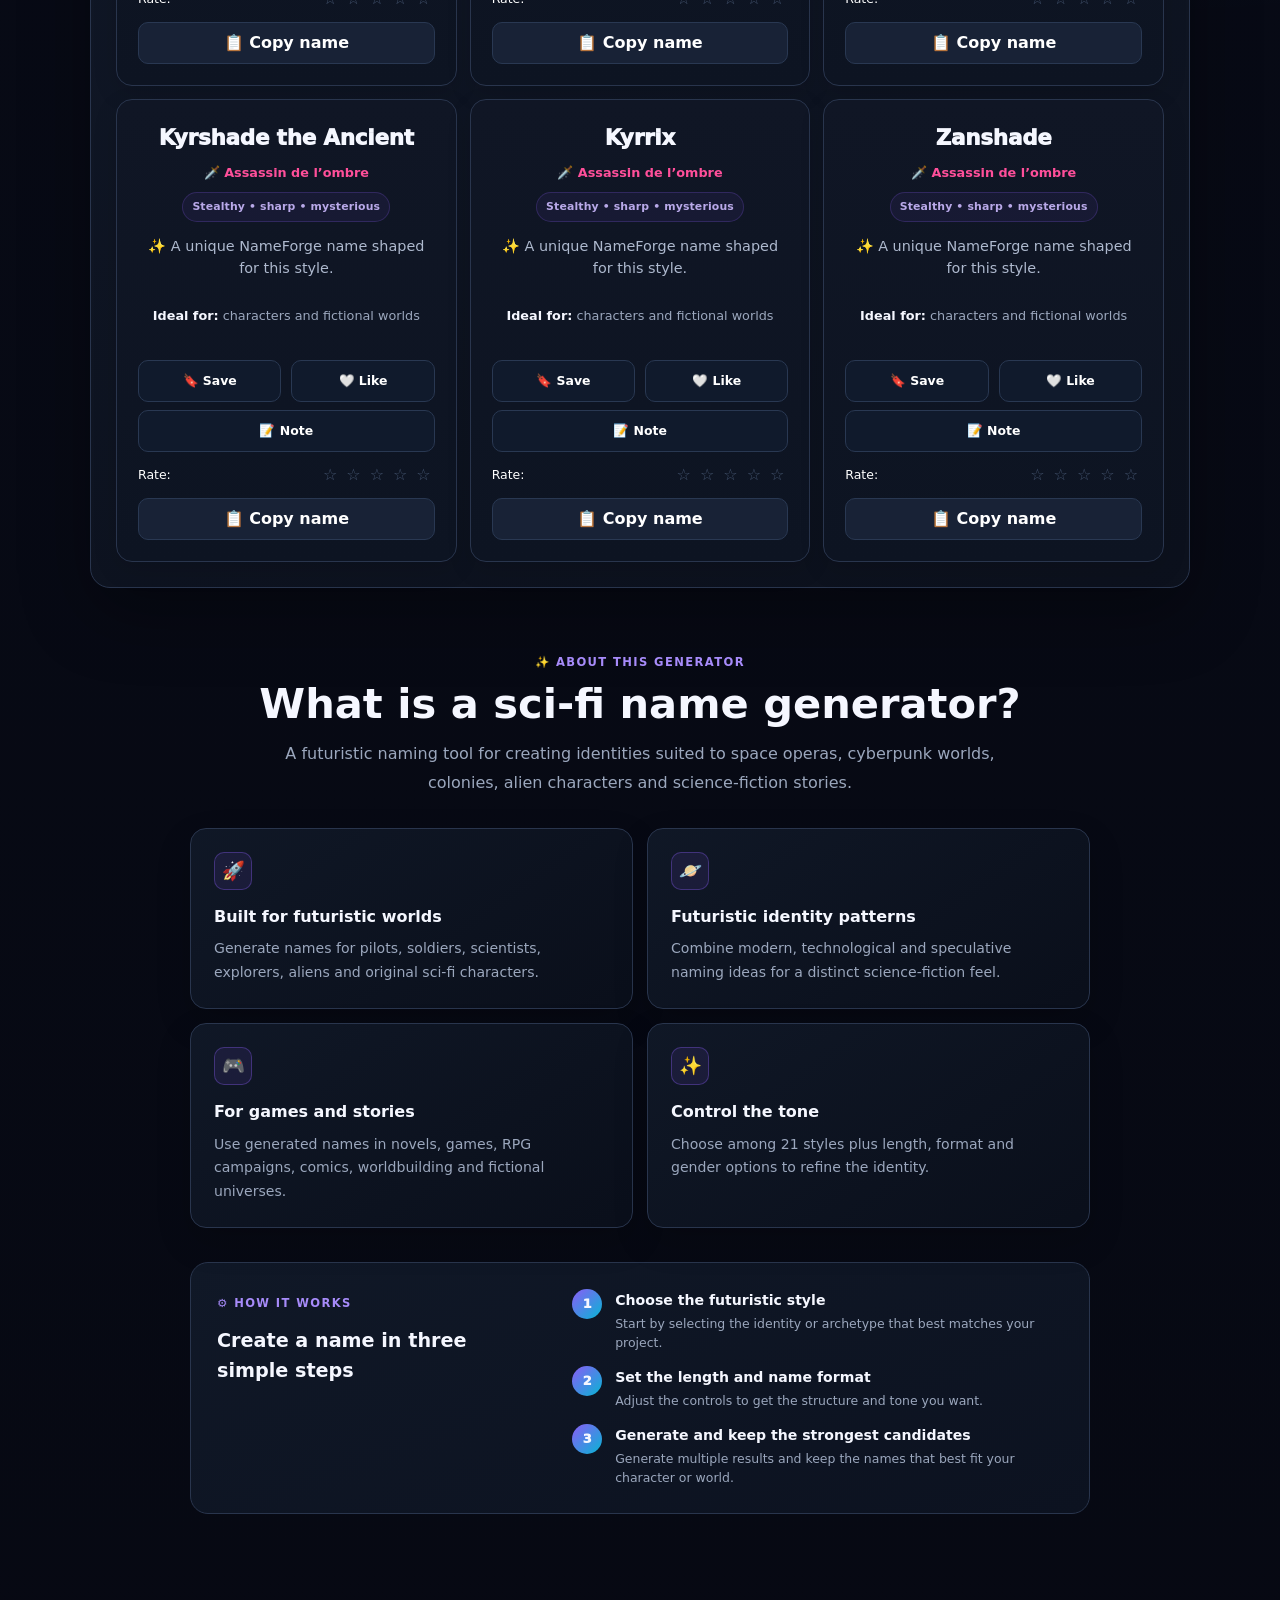
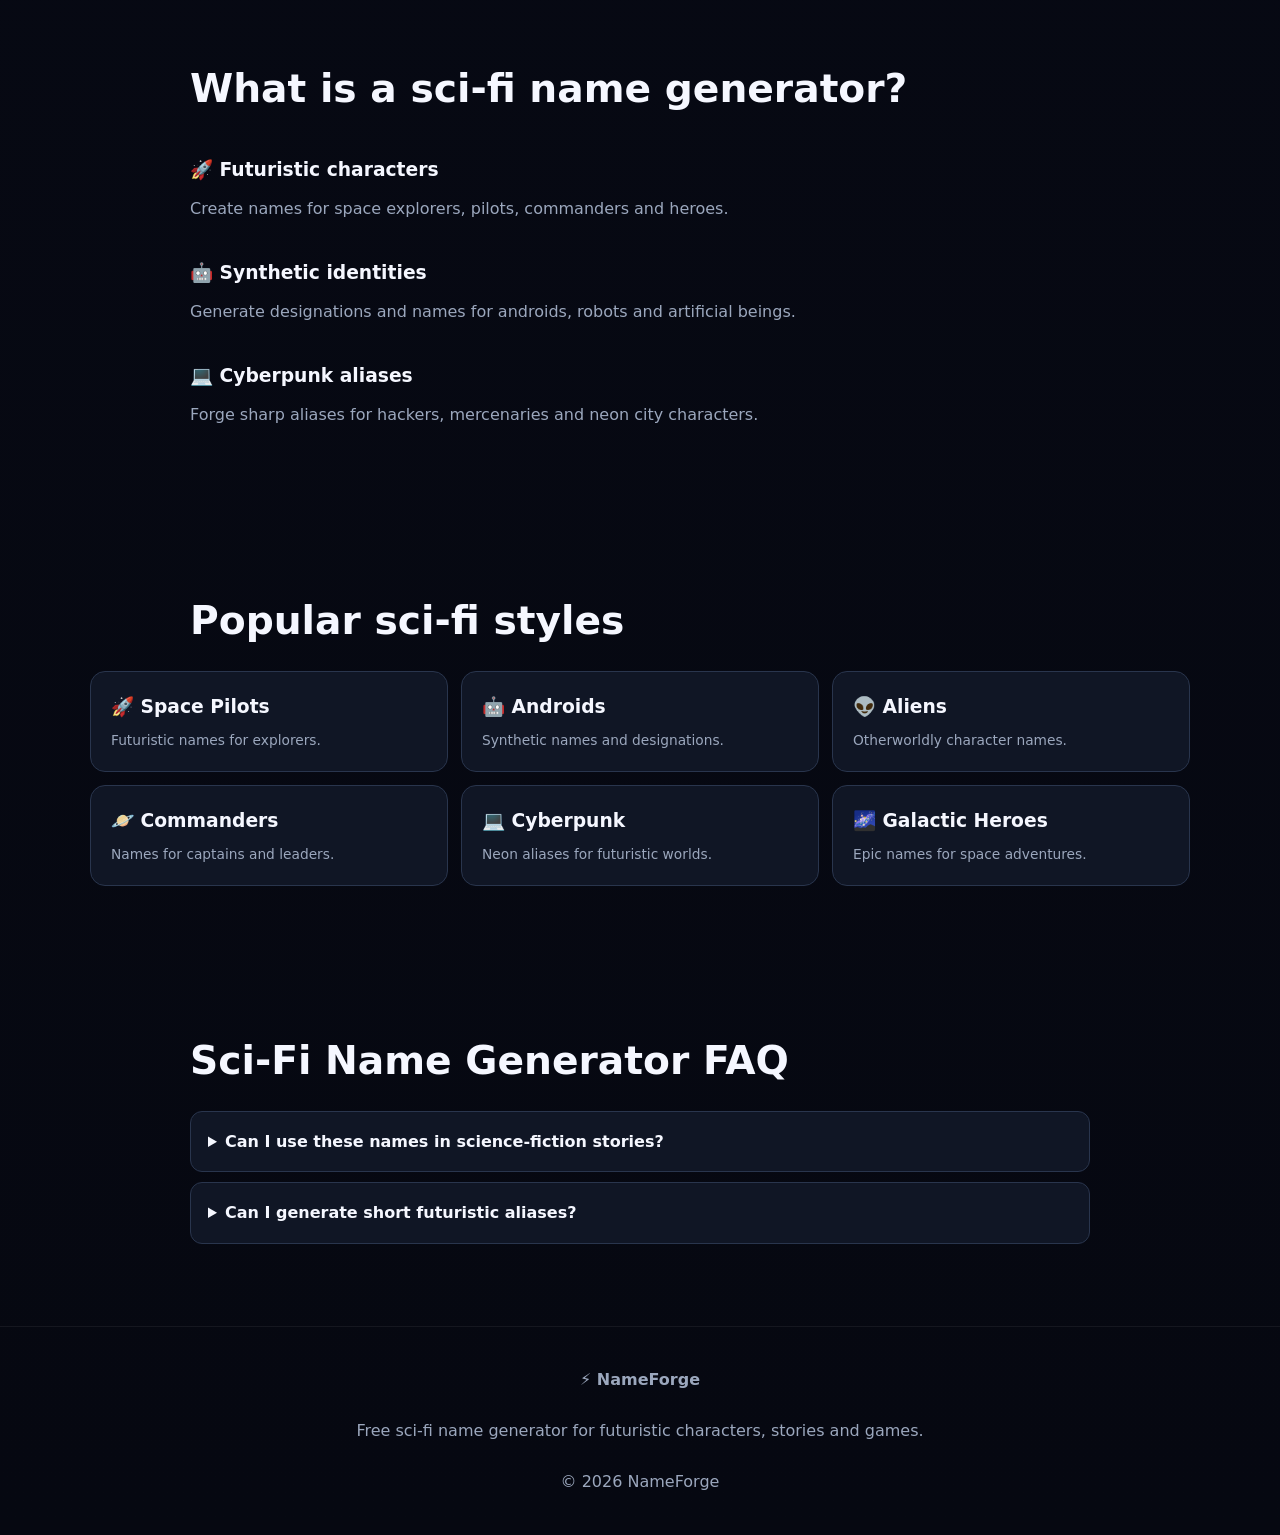
<file: sci-fi-name-generator.html>
<!doctype html><html lang="en"><head><meta charset="UTF-8"><meta name="viewport" content="width=device-width,initial-scale=1"><title>Sci-Fi Name Generator | NameForge</title><meta name="description" content="Generate futuristic sci-fi names with 21 styles, length, format and gender options."><link rel="stylesheet" href="css/nameforge-pages.css?v=20260816-2"><script>window.NameForgePageConfig={generator:'sci-fi',title:'Sci-Fi Name Generator',badge:'🚀 FREE SCI-FI NAME GENERATOR',h1a:'Forge your',h1b:'future identity',description:'Generate futuristic names for pilots, androids, aliens, commanders, cyberpunk characters and science-fiction worlds.',generatorTitle:'🚀 Sci-Fi Name Generator',generatorSubtitle:'Choose a style, length, format and gender to forge futuristic names instantly.',guideTitle:'What is a sci-fi name generator?',guide:[{h:'🚀 Futuristic characters',p:'Create names for space explorers, pilots, commanders and heroes.'},{h:'🤖 Synthetic identities',p:'Generate designations and names for androids, robots and artificial beings.'},{h:'💻 Cyberpunk aliases',p:'Forge sharp aliases for hackers, mercenaries and neon city characters.'}],cardsTitle:'Popular sci-fi styles',cards:[{icon:'🚀',h:'Space Pilots',p:'Futuristic names for explorers.'},{icon:'🤖',h:'Androids',p:'Synthetic names and designations.'},{icon:'👽',h:'Aliens',p:'Otherworldly character names.'},{icon:'🪐',h:'Commanders',p:'Names for captains and leaders.'},{icon:'💻',h:'Cyberpunk',p:'Neon aliases for futuristic worlds.'},{icon:'🌌',h:'Galactic Heroes',p:'Epic names for space adventures.'}],faqTitle:'Sci-Fi Name Generator FAQ',faq:[{q:'Can I use these names in science-fiction stories?',a:'Yes. They are creative ideas for fictional characters and worlds.'},{q:'Can I generate short futuristic aliases?',a:'Yes. Select Short in the length selector.'}],footer:'Free sci-fi name generator for futuristic characters, stories and games.'};</script></head><body><script src="js/nameforge-storage.js"></script><script src="js/nameforge-styles.js"></script><script src="js/nameforge-generator.js"></script><script src="js/data/nameforge-sci-fi.js"></script><script src="js/nameforge-page.js?v=20260816-2"></script></body></html>
</file>
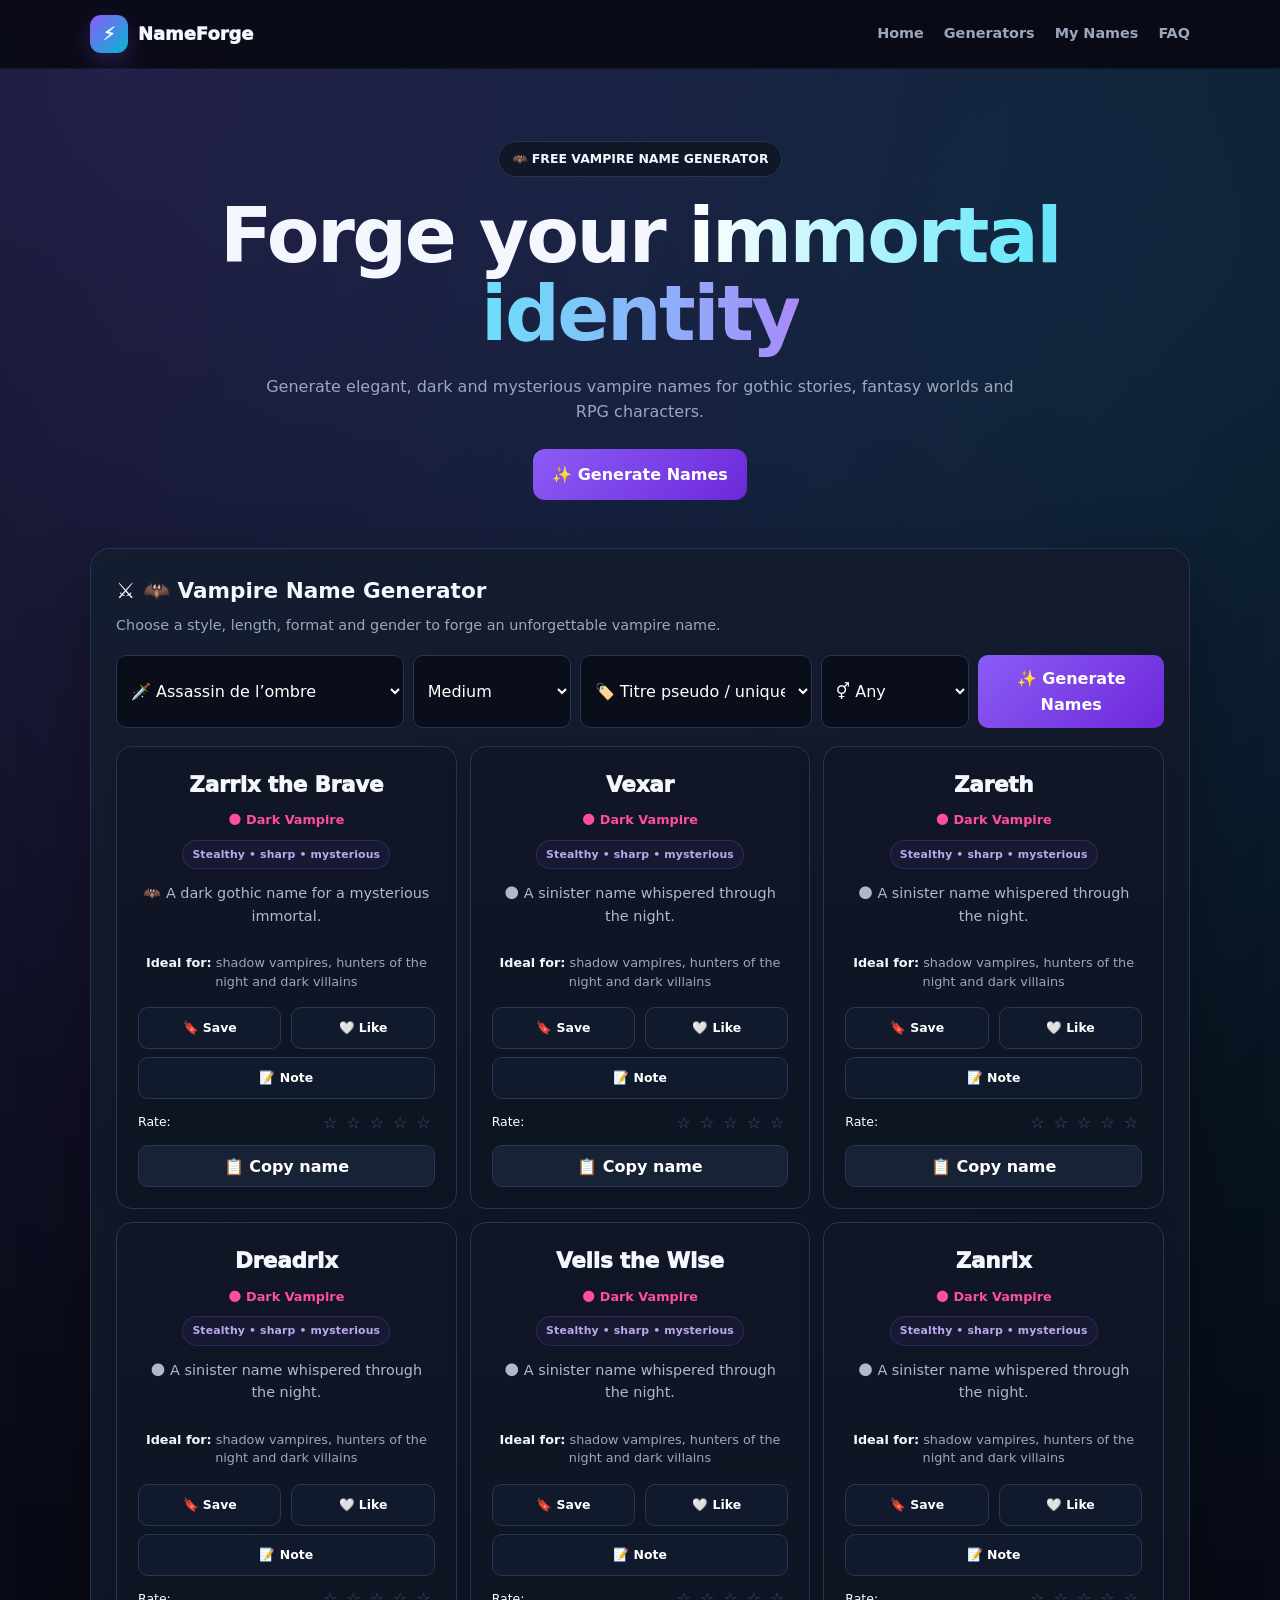
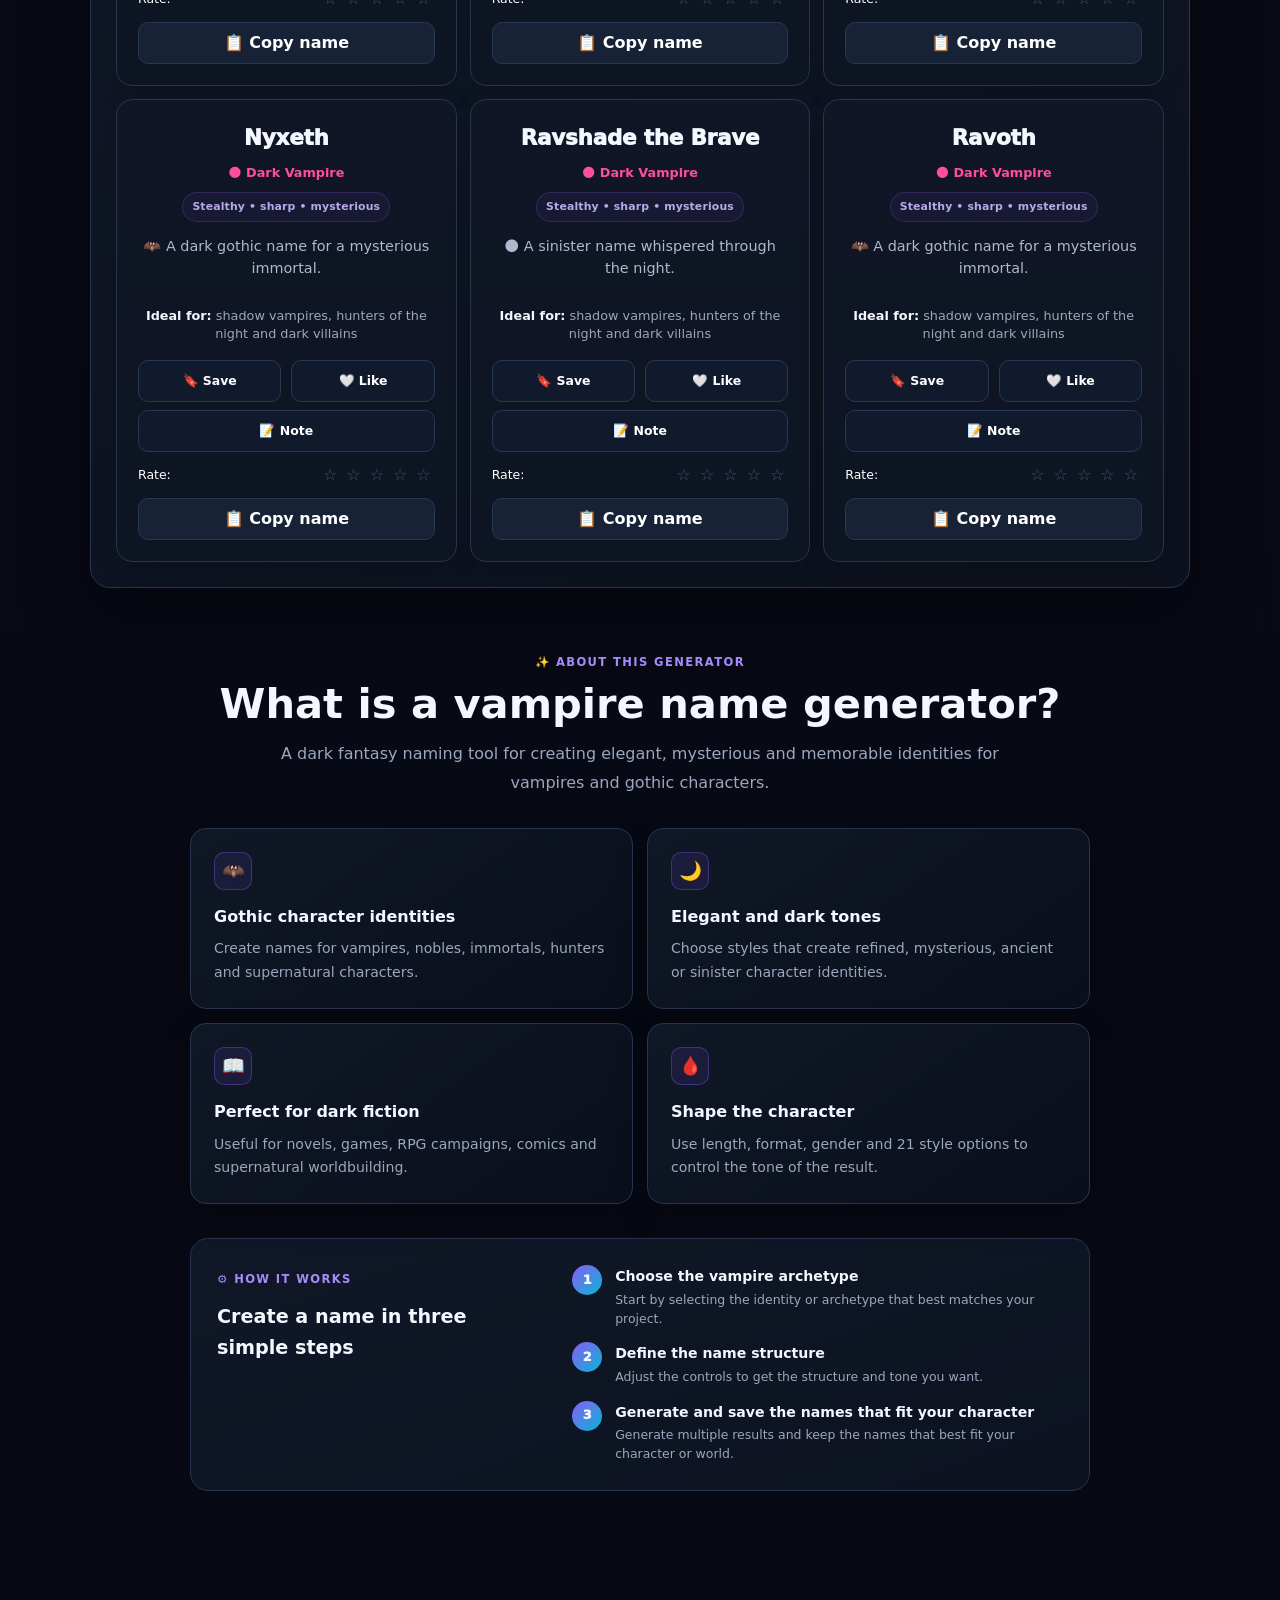
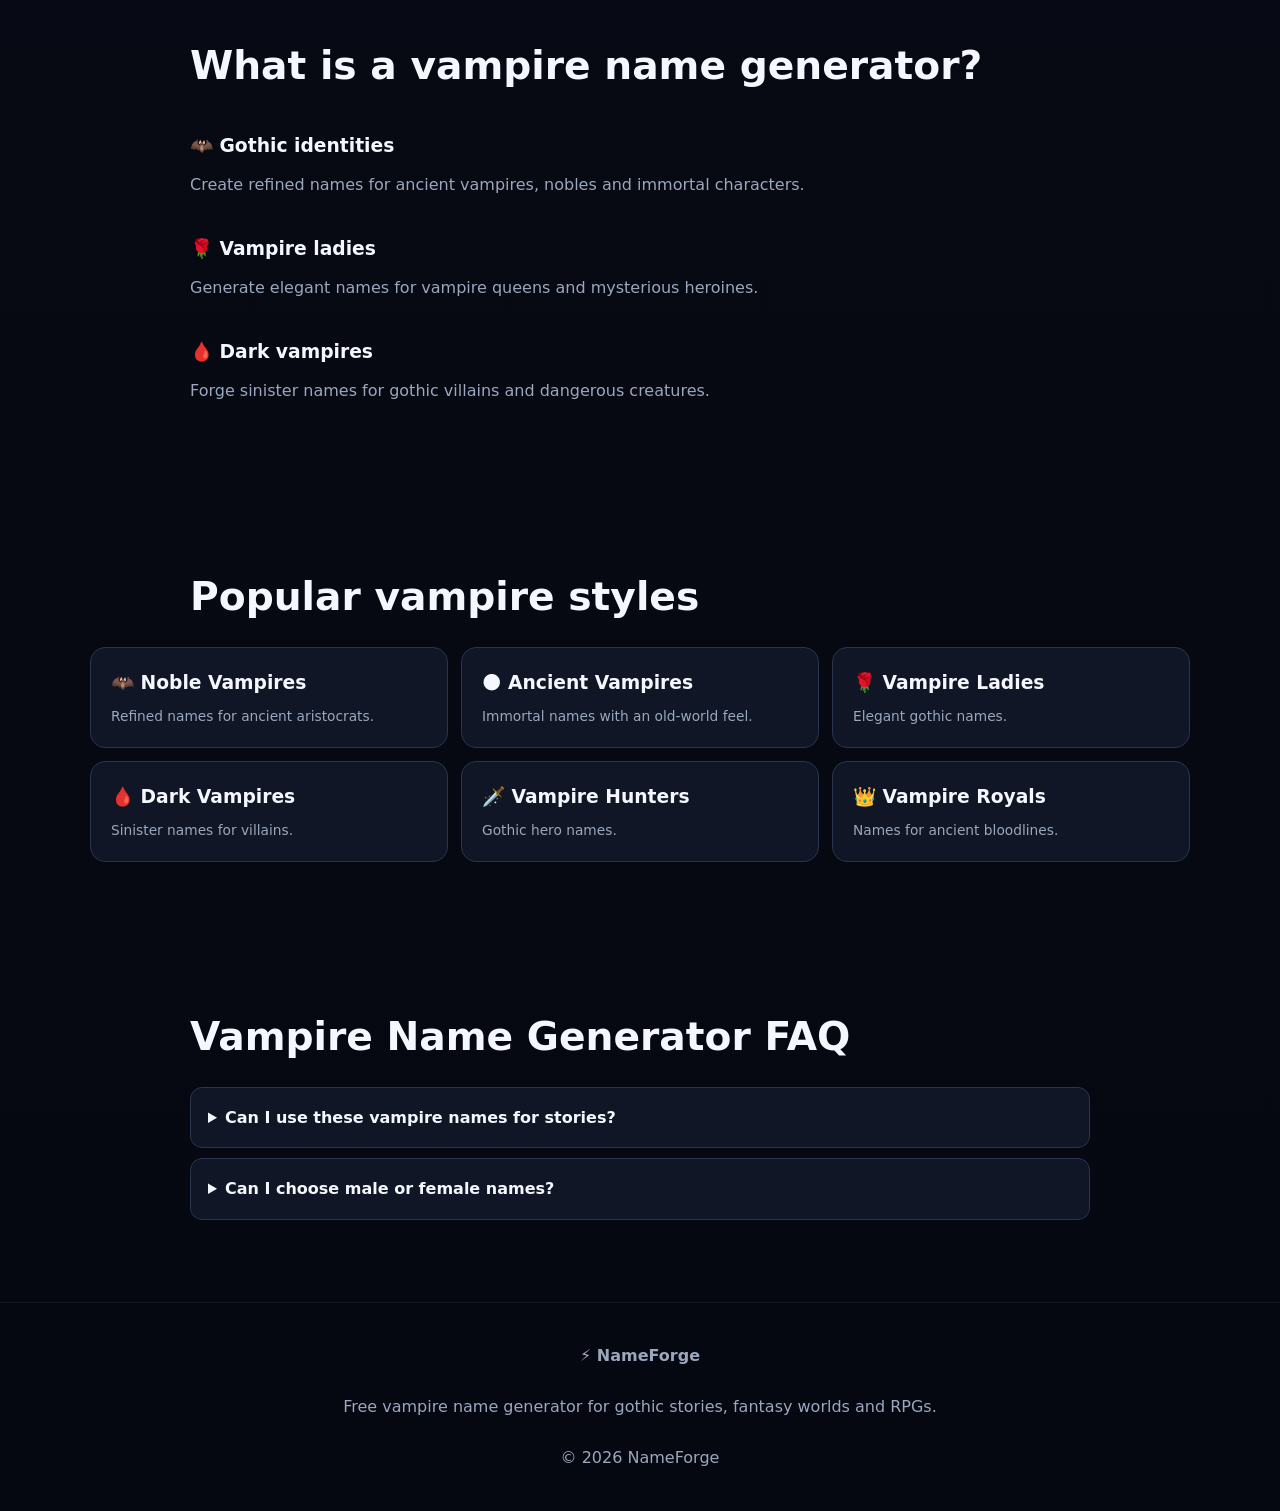
<file: vampire-name-generator.html>
<!doctype html><html lang="en"><head><meta charset="UTF-8"><meta name="viewport" content="width=device-width,initial-scale=1"><title>Vampire Name Generator | NameForge</title><meta name="description" content="Generate gothic vampire names with 21 styles, length, format and gender options."><link rel="stylesheet" href="css/nameforge-pages.css?v=20260816-2"><script>window.NameForgePageConfig={generator:'vampire',title:'Vampire Name Generator',badge:'🦇 FREE VAMPIRE NAME GENERATOR',h1a:'Forge your',h1b:'immortal identity',description:'Generate elegant, dark and mysterious vampire names for gothic stories, fantasy worlds and RPG characters.',generatorTitle:'🦇 Vampire Name Generator',generatorSubtitle:'Choose a style, length, format and gender to forge an unforgettable vampire name.',guideTitle:'What is a vampire name generator?',guide:[{h:'🦇 Gothic identities',p:'Create refined names for ancient vampires, nobles and immortal characters.'},{h:'🌹 Vampire ladies',p:'Generate elegant names for vampire queens and mysterious heroines.'},{h:'🩸 Dark vampires',p:'Forge sinister names for gothic villains and dangerous creatures.'}],cardsTitle:'Popular vampire styles',cards:[{icon:'🦇',h:'Noble Vampires',p:'Refined names for ancient aristocrats.'},{icon:'🌑',h:'Ancient Vampires',p:'Immortal names with an old-world feel.'},{icon:'🌹',h:'Vampire Ladies',p:'Elegant gothic names.'},{icon:'🩸',h:'Dark Vampires',p:'Sinister names for villains.'},{icon:'🗡️',h:'Vampire Hunters',p:'Gothic hero names.'},{icon:'👑',h:'Vampire Royals',p:'Names for ancient bloodlines.'}],faqTitle:'Vampire Name Generator FAQ',faq:[{q:'Can I use these vampire names for stories?',a:'Yes. They are creative suggestions for fictional characters.'},{q:'Can I choose male or female names?',a:'Yes. Use the gender selector.'}],footer:'Free vampire name generator for gothic stories, fantasy worlds and RPGs.'};</script></head><body><script src="js/nameforge-storage.js"></script><script src="js/nameforge-styles.js"></script><script src="js/nameforge-generator.js"></script><script src="js/data/nameforge-vampire.js"></script><script src="js/nameforge-page.js?v=20260816-2"></script></body></html>
</file>
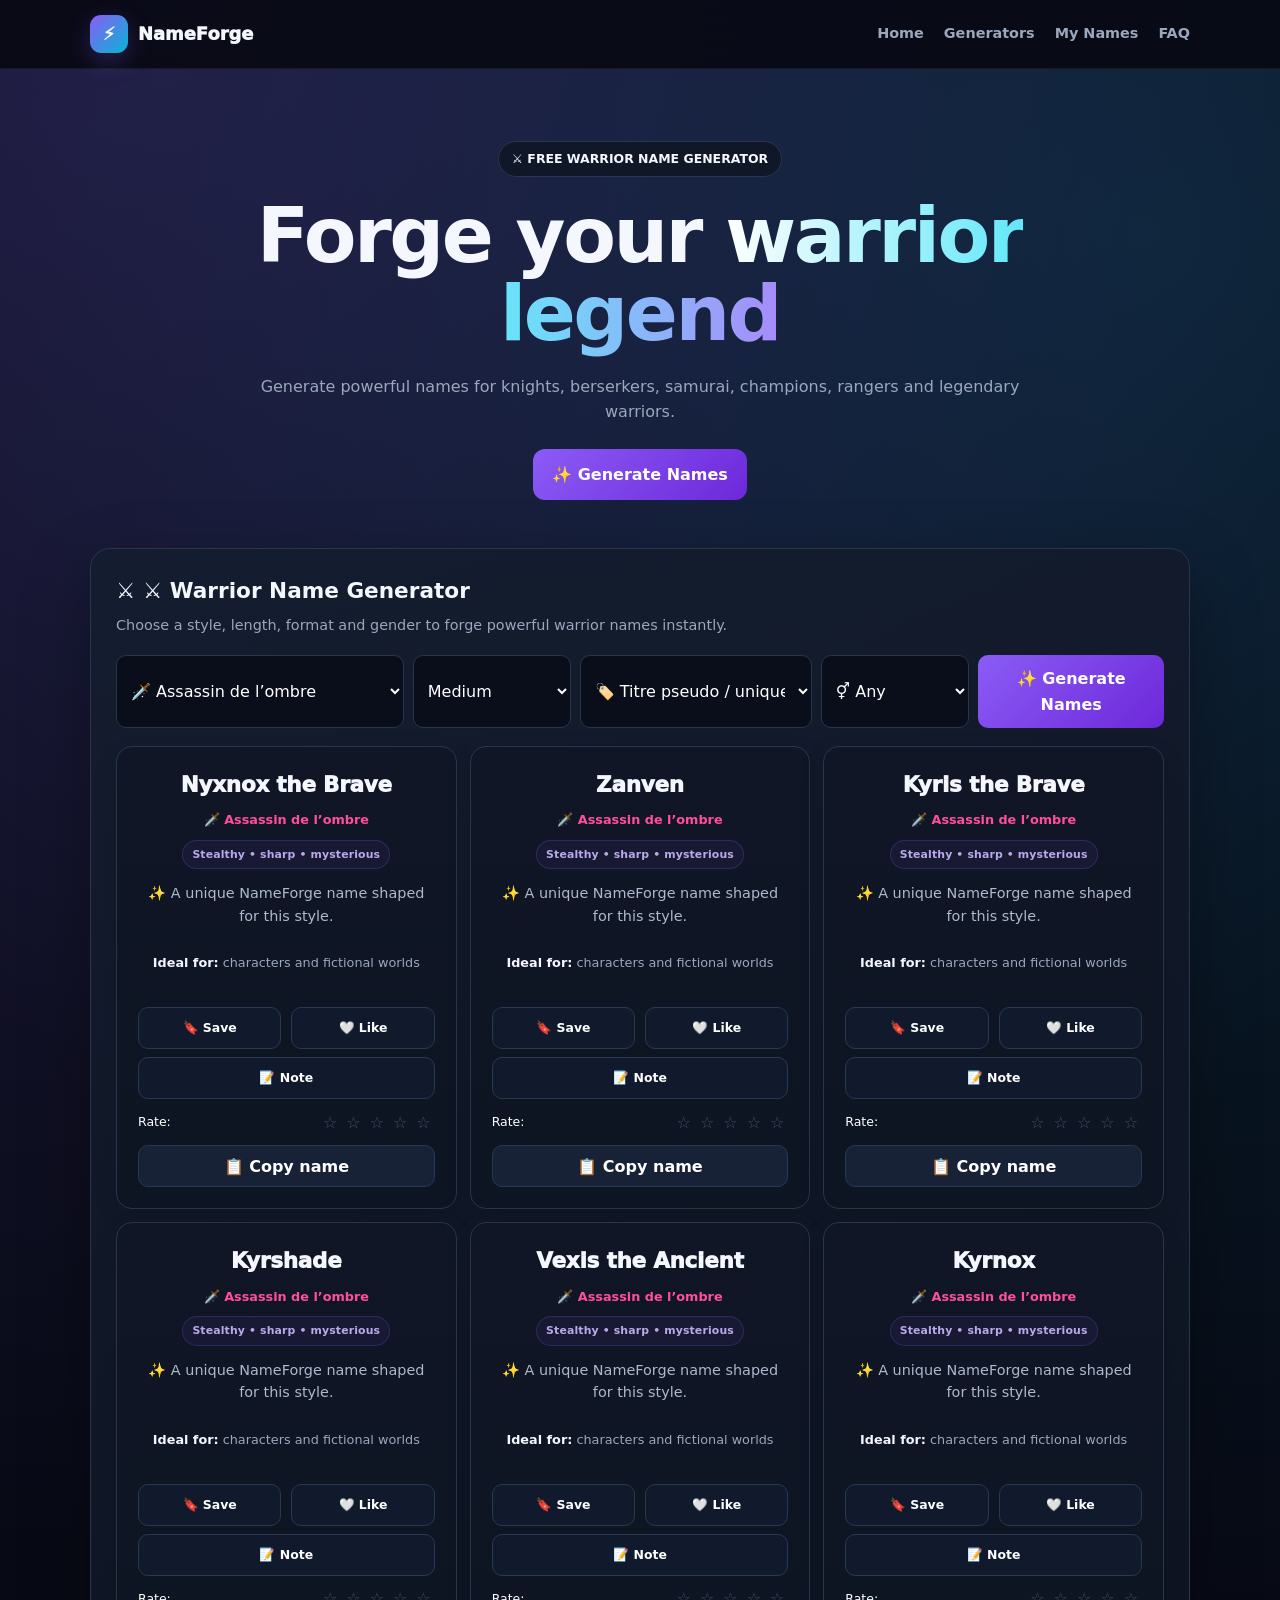
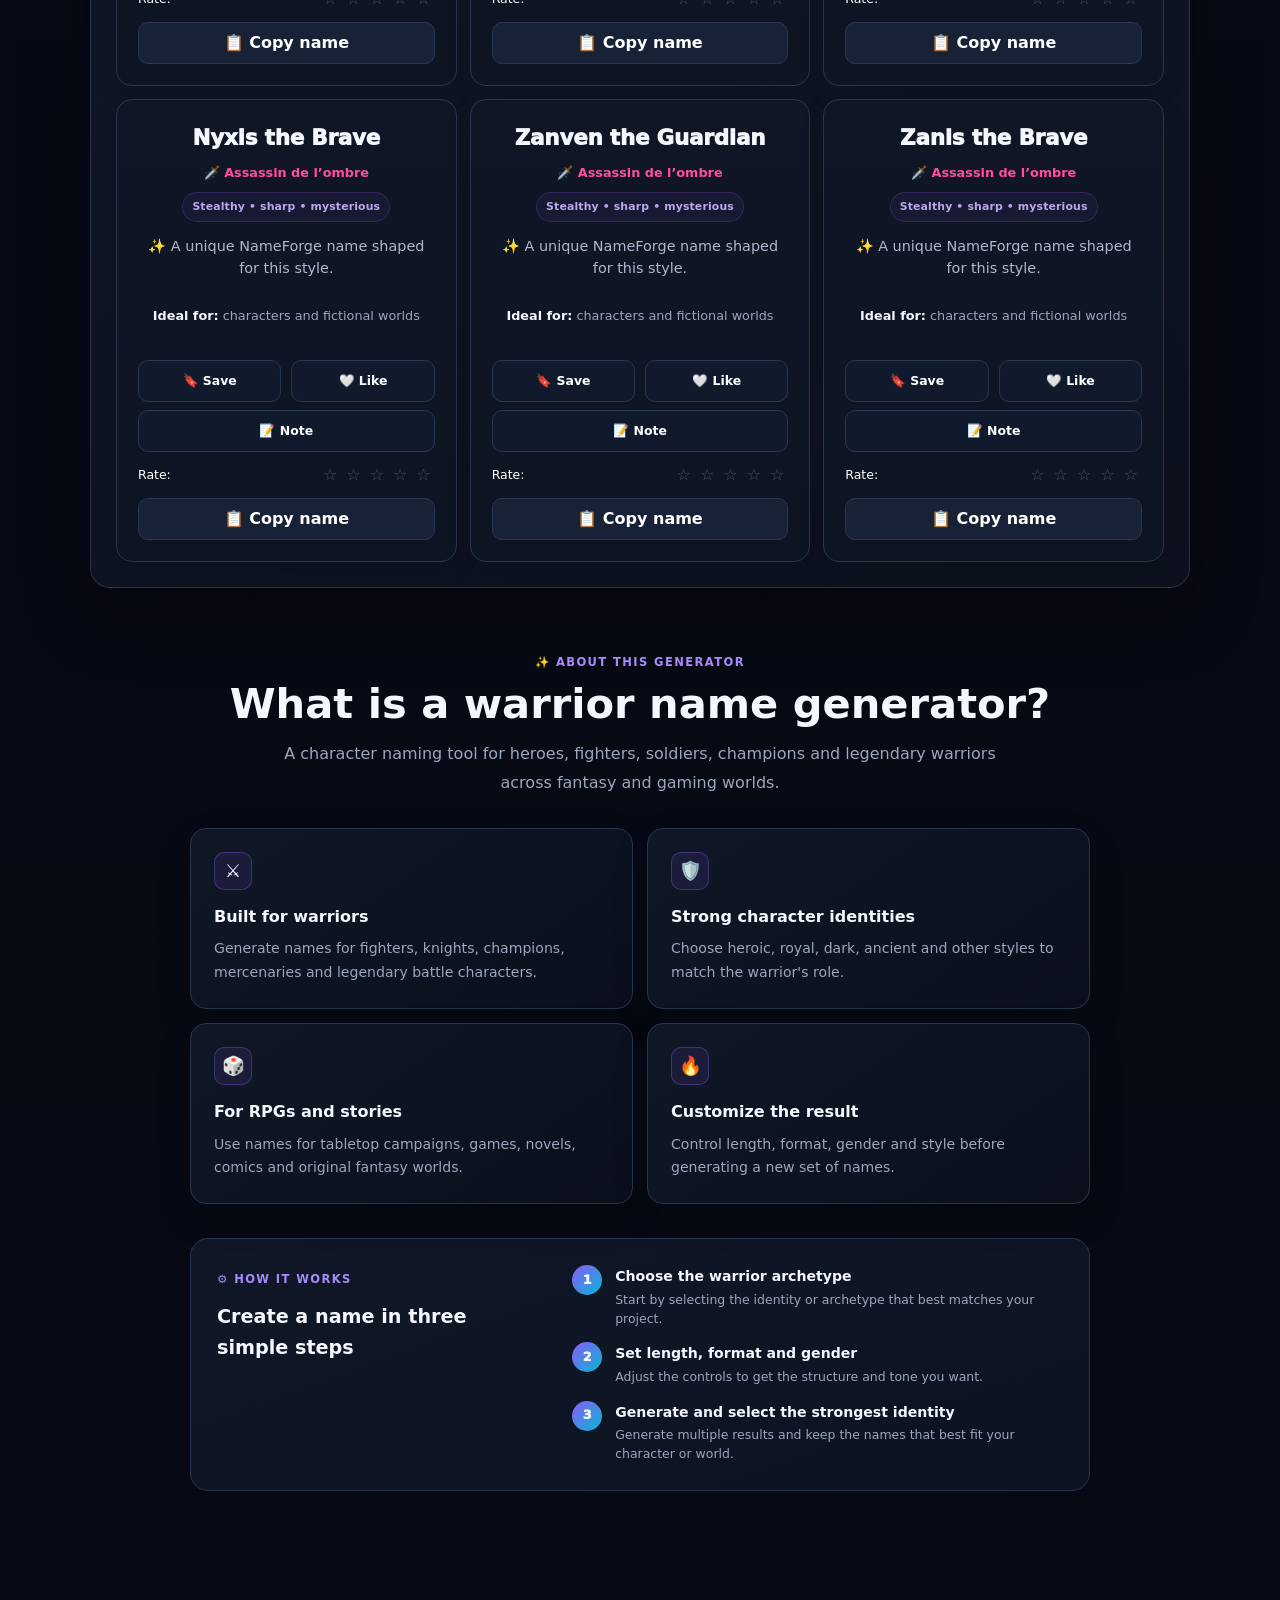
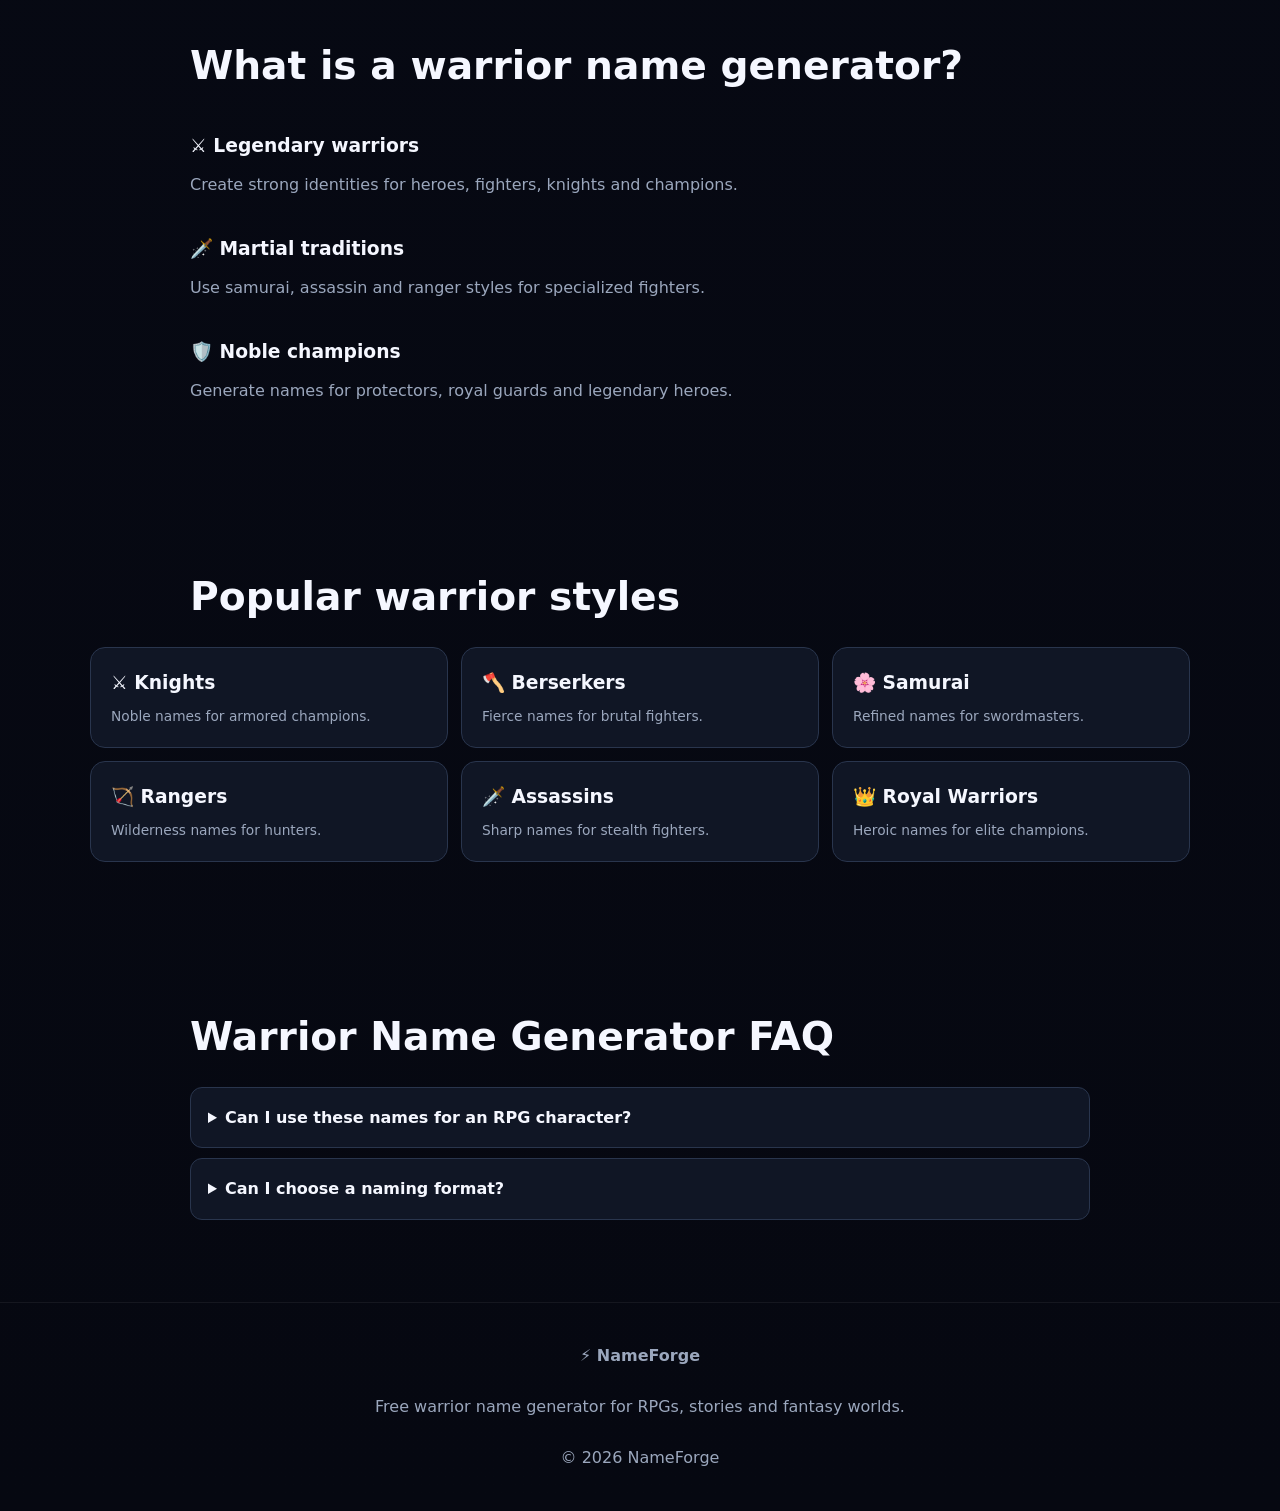
<file: warrior-name-generator.html>
<!doctype html><html lang="en"><head><meta charset="UTF-8"><meta name="viewport" content="width=device-width,initial-scale=1"><title>Warrior Name Generator | NameForge</title><meta name="description" content="Generate heroic warrior names with 21 styles, length, format and gender options."><link rel="stylesheet" href="css/nameforge-pages.css?v=20260816-2"><script>window.NameForgePageConfig={generator:'warrior',title:'Warrior Name Generator',badge:'⚔️ FREE WARRIOR NAME GENERATOR',h1a:'Forge your',h1b:'warrior legend',description:'Generate powerful names for knights, berserkers, samurai, champions, rangers and legendary warriors.',generatorTitle:'⚔️ Warrior Name Generator',generatorSubtitle:'Choose a style, length, format and gender to forge powerful warrior names instantly.',guideTitle:'What is a warrior name generator?',guide:[{h:'⚔️ Legendary warriors',p:'Create strong identities for heroes, fighters, knights and champions.'},{h:'🗡️ Martial traditions',p:'Use samurai, assassin and ranger styles for specialized fighters.'},{h:'🛡️ Noble champions',p:'Generate names for protectors, royal guards and legendary heroes.'}],cardsTitle:'Popular warrior styles',cards:[{icon:'⚔️',h:'Knights',p:'Noble names for armored champions.'},{icon:'🪓',h:'Berserkers',p:'Fierce names for brutal fighters.'},{icon:'🌸',h:'Samurai',p:'Refined names for swordmasters.'},{icon:'🏹',h:'Rangers',p:'Wilderness names for hunters.'},{icon:'🗡️',h:'Assassins',p:'Sharp names for stealth fighters.'},{icon:'👑',h:'Royal Warriors',p:'Heroic names for elite champions.'}],faqTitle:'Warrior Name Generator FAQ',faq:[{q:'Can I use these names for an RPG character?',a:'Yes. They are made for creative characters, stories and games.'},{q:'Can I choose a naming format?',a:'Yes. Select a title, full name or clan/kingdom/guild format.'}],footer:'Free warrior name generator for RPGs, stories and fantasy worlds.'};</script></head><body><script src="js/nameforge-storage.js"></script><script src="js/nameforge-styles.js"></script><script src="js/nameforge-generator.js"></script><script src="js/data/nameforge-warrior.js"></script><script src="js/nameforge-page.js?v=20260816-2"></script></body></html>
</file>
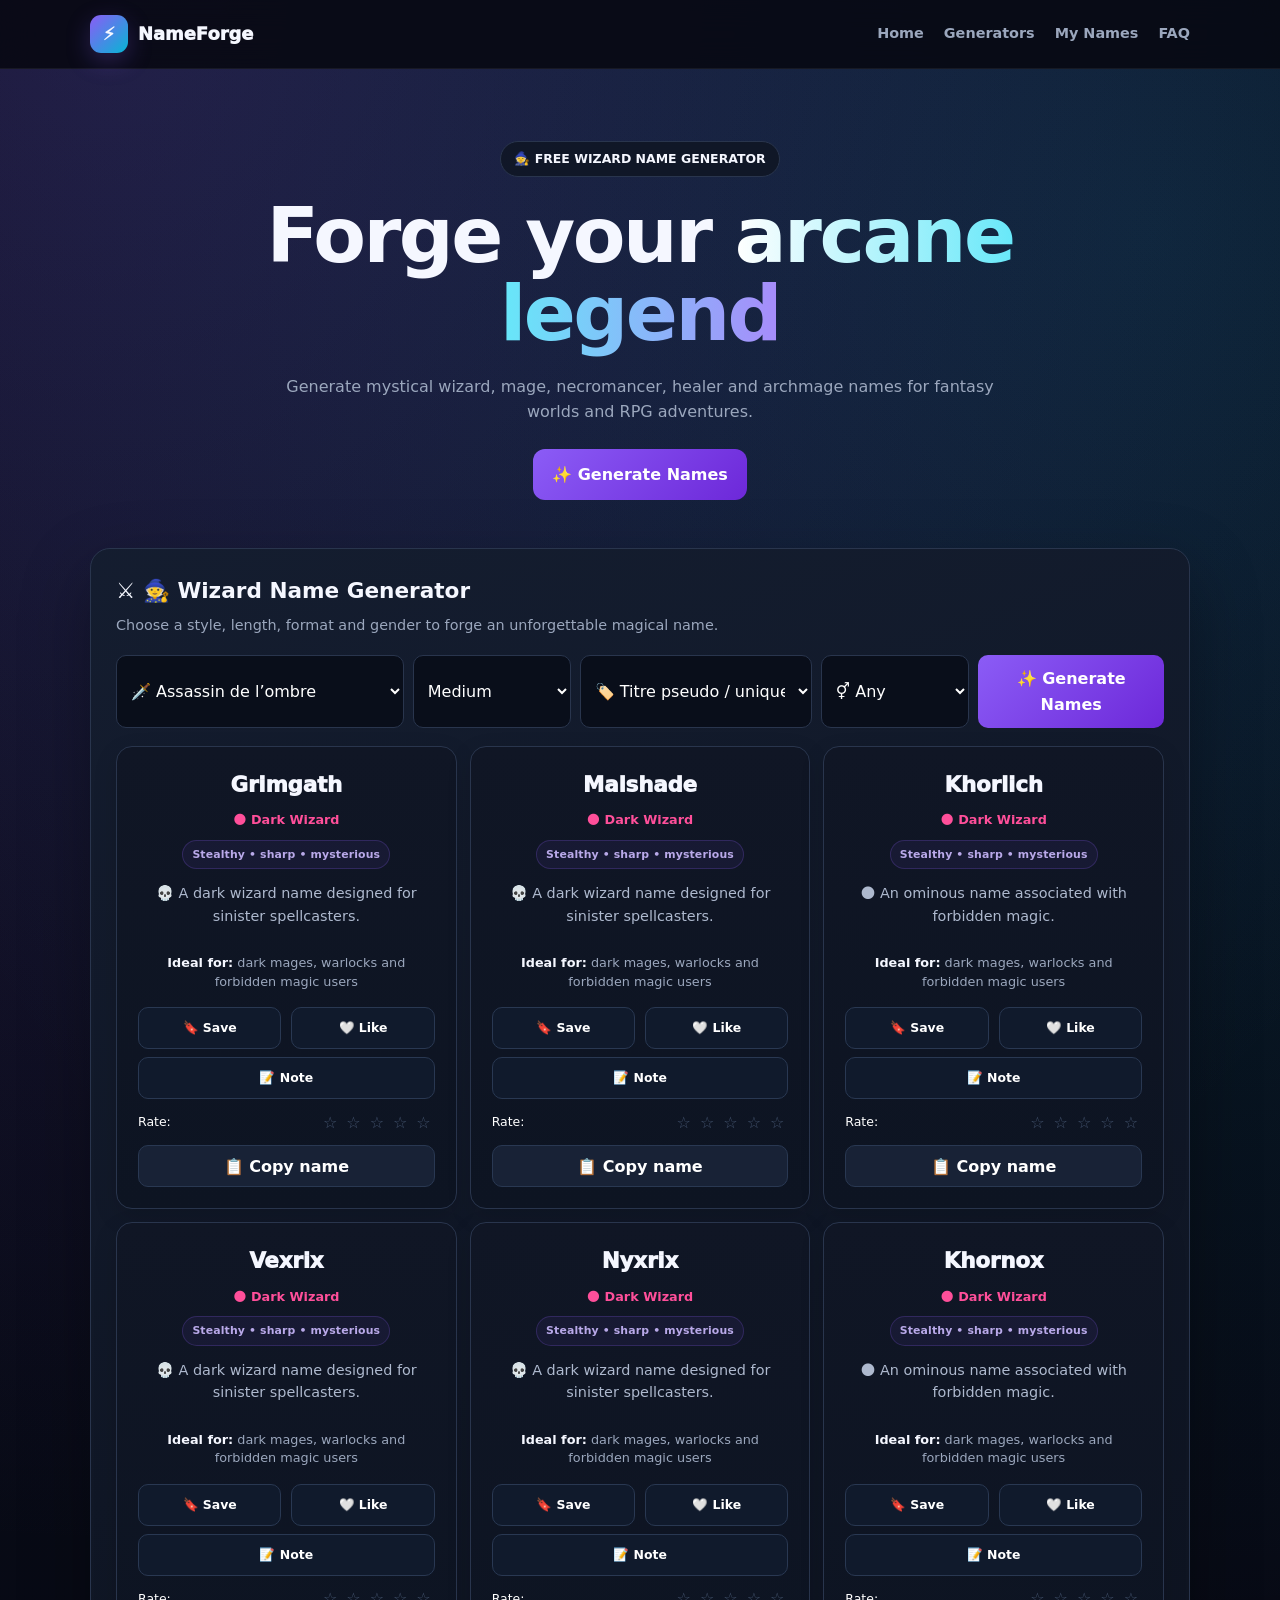
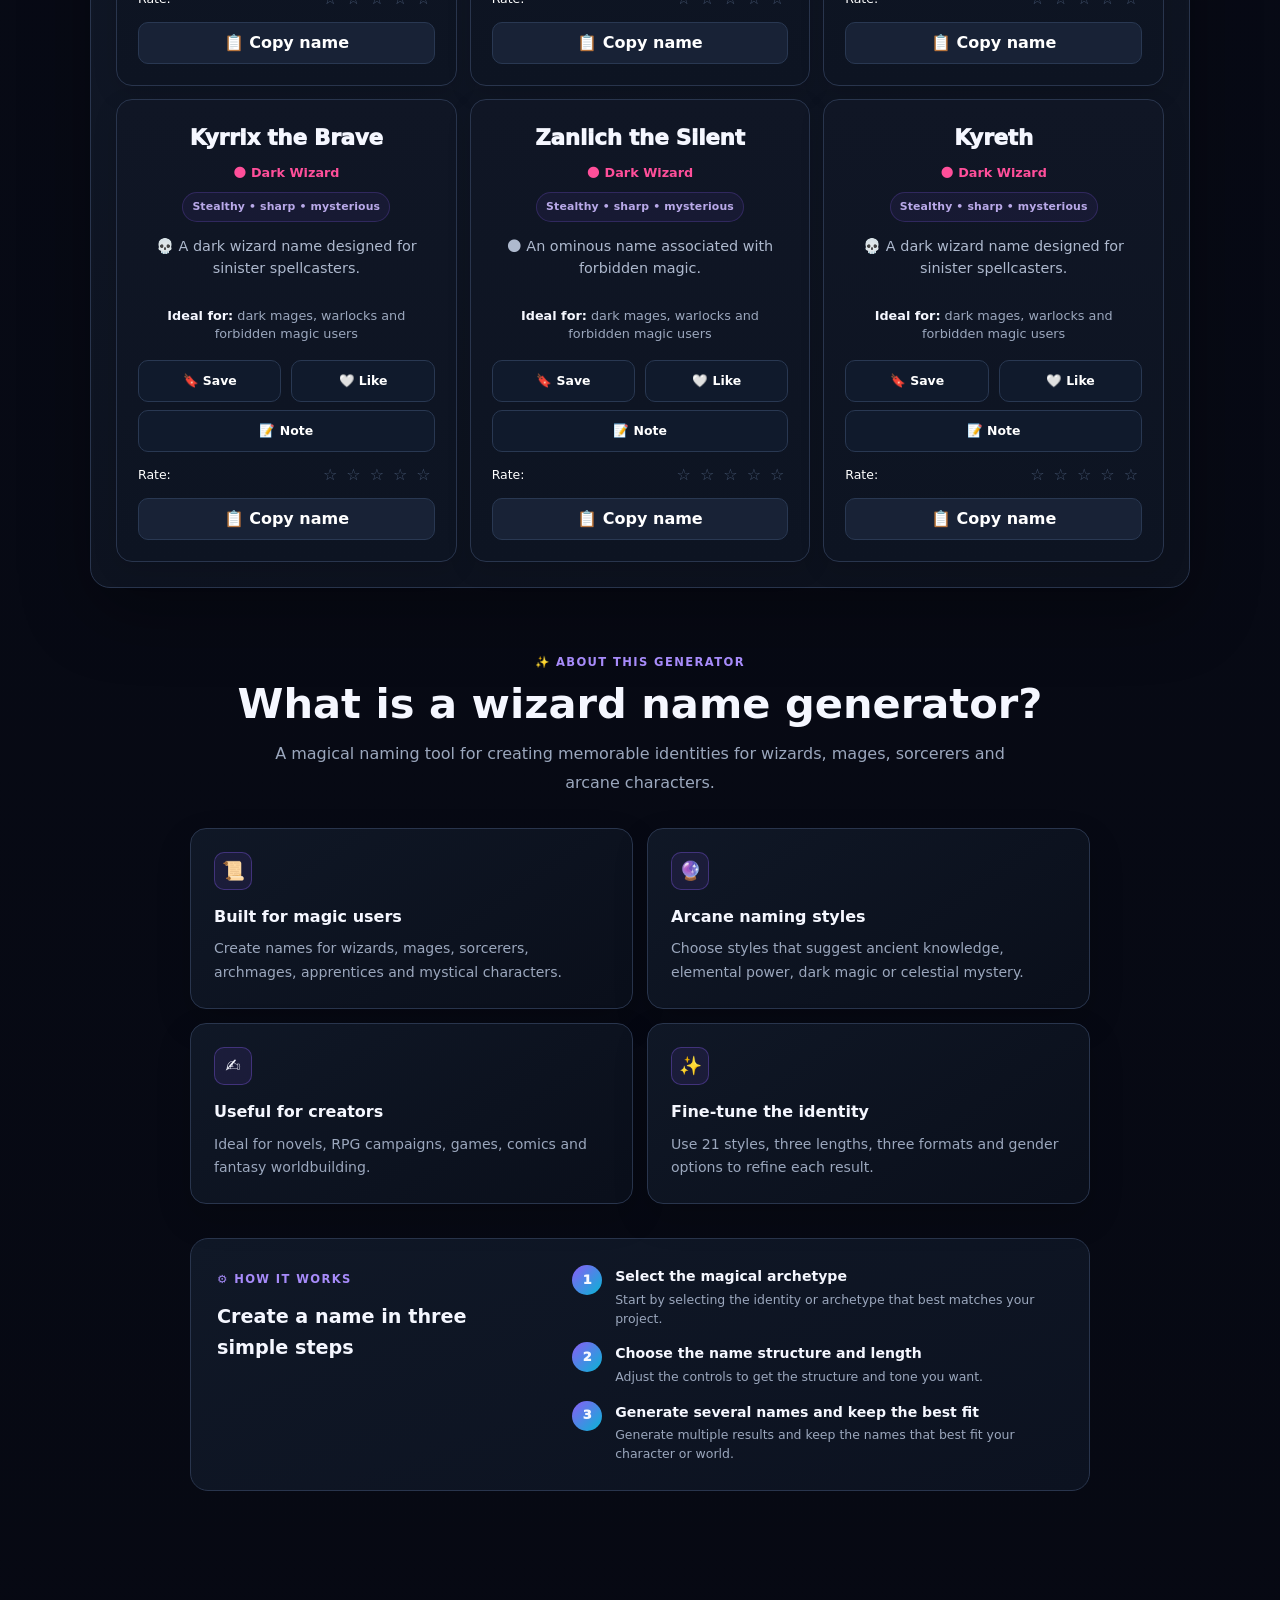
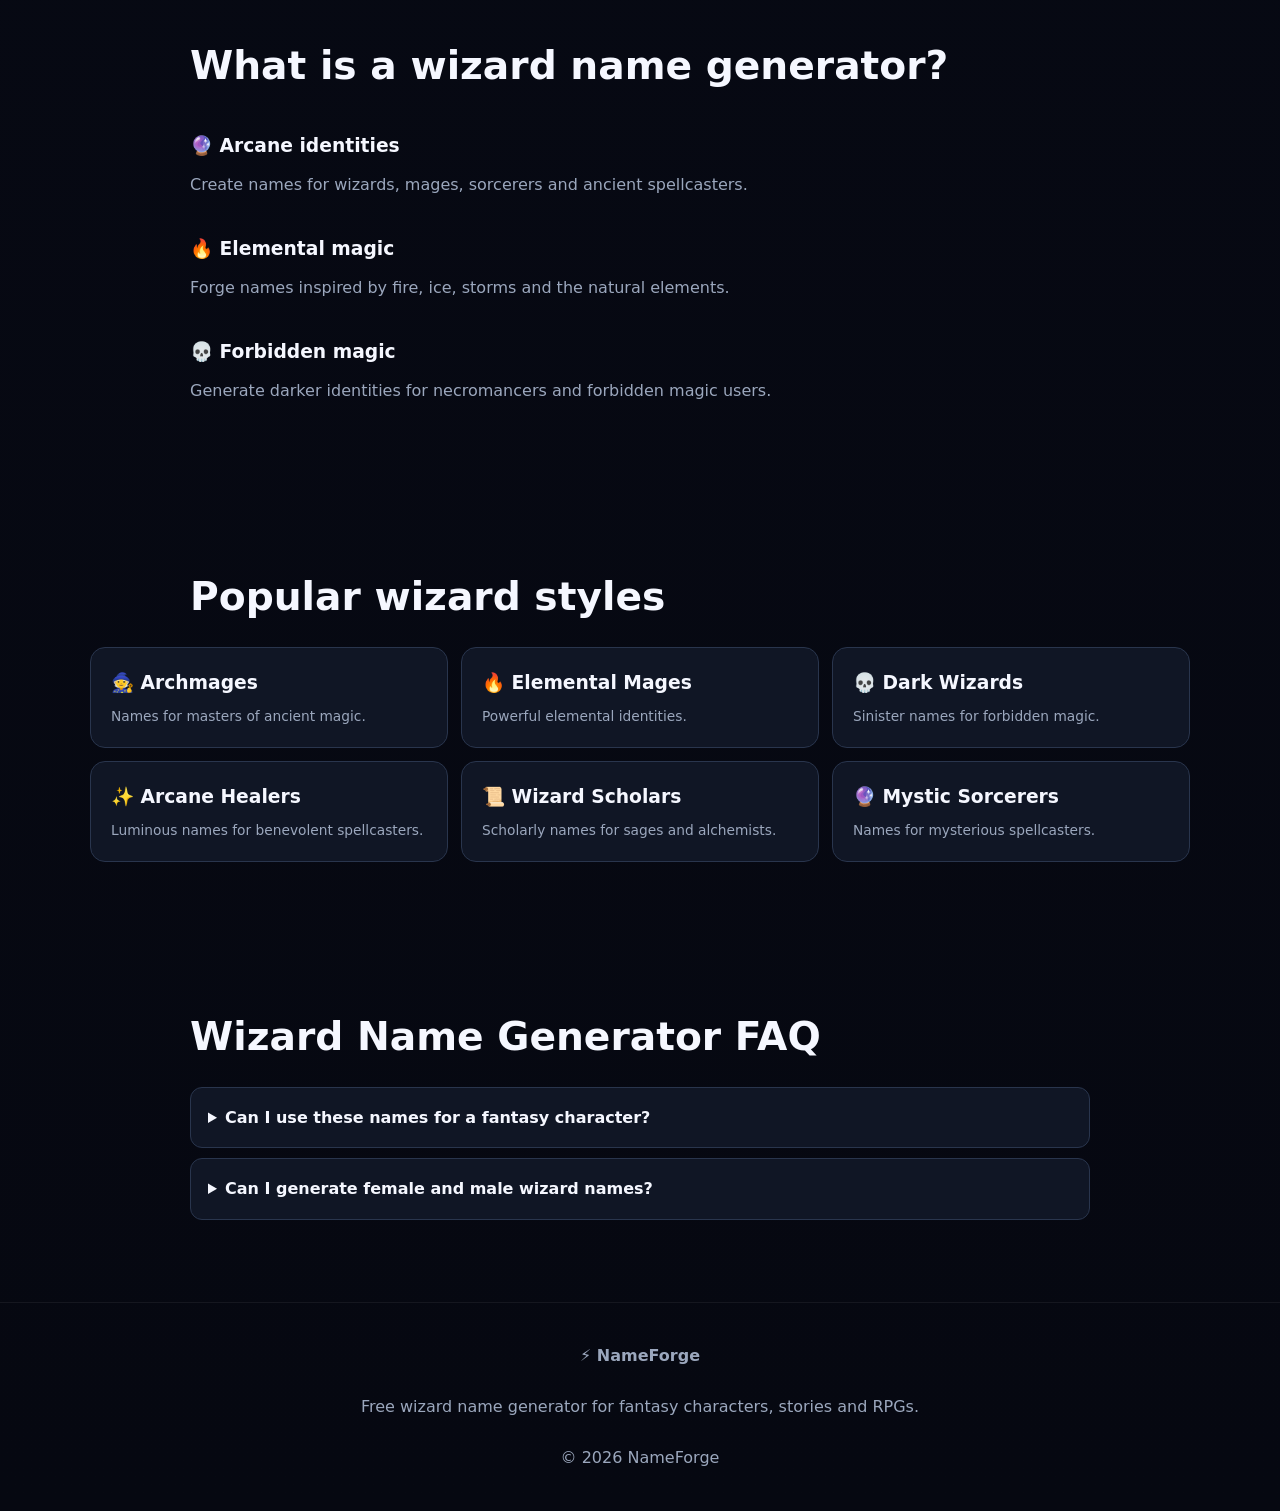
<file: wizard-name-generator.html>
<!doctype html><html lang="en"><head><meta charset="UTF-8"><meta name="viewport" content="width=device-width,initial-scale=1"><title>Wizard Name Generator | NameForge</title><meta name="description" content="Generate magical wizard names with 21 styles, length, format and gender options."><link rel="stylesheet" href="css/nameforge-pages.css?v=20260816-2"><script>window.NameForgePageConfig={generator:'wizard',title:'Wizard Name Generator',badge:'🧙 FREE WIZARD NAME GENERATOR',h1a:'Forge your',h1b:'arcane legend',description:'Generate mystical wizard, mage, necromancer, healer and archmage names for fantasy worlds and RPG adventures.',generatorTitle:'🧙 Wizard Name Generator',generatorSubtitle:'Choose a style, length, format and gender to forge an unforgettable magical name.',guideTitle:'What is a wizard name generator?',guide:[{h:'🔮 Arcane identities',p:'Create names for wizards, mages, sorcerers and ancient spellcasters.'},{h:'🔥 Elemental magic',p:'Forge names inspired by fire, ice, storms and the natural elements.'},{h:'💀 Forbidden magic',p:'Generate darker identities for necromancers and forbidden magic users.'}],cardsTitle:'Popular wizard styles',cards:[{icon:'🧙',h:'Archmages',p:'Names for masters of ancient magic.'},{icon:'🔥',h:'Elemental Mages',p:'Powerful elemental identities.'},{icon:'💀',h:'Dark Wizards',p:'Sinister names for forbidden magic.'},{icon:'✨',h:'Arcane Healers',p:'Luminous names for benevolent spellcasters.'},{icon:'📜',h:'Wizard Scholars',p:'Scholarly names for sages and alchemists.'},{icon:'🔮',h:'Mystic Sorcerers',p:'Names for mysterious spellcasters.'}],faqTitle:'Wizard Name Generator FAQ',faq:[{q:'Can I use these names for a fantasy character?',a:'Yes. They are creative suggestions for fictional characters and worlds.'},{q:'Can I generate female and male wizard names?',a:'Yes. Use the gender selector.'}],footer:'Free wizard name generator for fantasy characters, stories and RPGs.'};</script></head><body><script src="js/nameforge-storage.js"></script><script src="js/nameforge-styles.js"></script><script src="js/data/nameforge-wizard.js"></script><script src="js/nameforge-generator.js"></script><script src="js/nameforge-page.js?v=20260816-2"></script></body></html>
</file>
<file: css/nameforge-pages.css>
:root{--bg:#070912;--panel:#101827;--panel2:#0d1422;--border:#29354d;--text:#f5f7ff;--muted:#9ba7bd;--purple:#8b5cf6;--purple-dark:#6d28d9;--blue:#06b6d4;--gold:#fbbf24;--pink:#ec4899}*{box-sizing:border-box;margin:0;padding:0}html{scroll-behavior:smooth}body{min-height:100vh;font-family:system-ui,-apple-system,BlinkMacSystemFont,"Segoe UI",sans-serif;color:var(--text);background:radial-gradient(circle at 10% 0%,rgba(139,92,246,.2),transparent 32%),radial-gradient(circle at 90% 5%,rgba(6,182,212,.14),transparent 30%),linear-gradient(180deg,#080b17,#060811);line-height:1.6}.container{width:min(1100px,92%);margin:auto}a{color:inherit}button,select{font:inherit}header{position:sticky;top:0;z-index:100;background:rgba(7,9,18,.88);backdrop-filter:blur(16px);border-bottom:1px solid rgba(255,255,255,.06)}nav{min-height:68px;display:flex;align-items:center;justify-content:space-between;gap:20px}.logo{display:flex;align-items:center;gap:10px;text-decoration:none;font-size:1.12rem;font-weight:950}.logo-icon{width:38px;height:38px;display:grid;place-items:center;border-radius:11px;background:linear-gradient(135deg,var(--purple),var(--blue));box-shadow:0 8px 25px rgba(139,92,246,.25)}.nav-links{display:flex;gap:20px}.nav-links a{color:var(--muted);text-decoration:none;font-size:.9rem;font-weight:800}.nav-links a:hover{color:white}.hero{text-align:center;padding:72px 0 48px}.badge{display:inline-flex;padding:7px 13px;border:1px solid var(--border);border-radius:999px;background:rgba(14,20,33,.8);font-size:.78rem;font-weight:850}.hero h1{max-width:900px;margin:20px auto;font-size:clamp(2.4rem,6vw,4.8rem);line-height:1.02;letter-spacing:-2.5px}.gradient{color:transparent;background:linear-gradient(90deg,#fff,#67e8f9,#a78bfa);background-clip:text;-webkit-background-clip:text}.hero>p{max-width:760px;margin:auto;color:var(--muted)}.hero-actions{display:flex;justify-content:center;margin-top:24px}.btn{display:inline-flex;padding:13px 19px;border-radius:12px;background:linear-gradient(135deg,var(--purple),var(--purple-dark));color:white;text-decoration:none;font-weight:900;transition:.2s}.btn:hover{transform:translateY(-2px);box-shadow:0 10px 28px rgba(139,92,246,.25)}.generator-section{padding-bottom:25px}.generator{padding:25px;border:1px solid var(--border);border-radius:20px;background:linear-gradient(160deg,rgba(20,29,47,.97),rgba(12,17,29,.97));box-shadow:0 25px 70px rgba(0,0,0,.32)}.generator-header{margin-bottom:18px}.generator h2{font-size:1.35rem;margin-bottom:5px}.generator-subtitle{color:var(--muted);font-size:.9rem}.controls-5{display:grid;grid-template-columns:1.55fr .85fr 1.25fr .8fr 1fr;gap:9px}.controls-5 select,.controls-5 button{min-width:0}.controls-5 select{appearance:auto}.controls-5 select,.controls-5 .generate{min-height:46px;padding:11px 10px;border:1px solid var(--border);border-radius:10px;background:#090e1a;color:white}.controls-5 select:focus,.controls-5 .generate:focus{outline:2px solid rgba(139,92,246,.45);outline-offset:1px}.generate{border:0!important;cursor:pointer;font-weight:900;background:linear-gradient(135deg,var(--purple),var(--purple-dark))!important;transition:.2s}.generate:hover{transform:translateY(-1px);box-shadow:0 9px 25px rgba(109,40,217,.25)}.results{display:grid;grid-template-columns:repeat(3,1fr);gap:13px;margin-top:18px}.result{padding:21px;border:1px solid var(--border);border-radius:16px;background:linear-gradient(180deg,#101625,#0d1422);text-align:center;transition:.2s;box-shadow:0 8px 25px rgba(0,0,0,.12)}.result:hover{transform:translateY(-4px);border-color:rgba(139,92,246,.55);box-shadow:0 16px 40px rgba(0,0,0,.24)}.result-name{font-size:1.34rem;font-weight:950;word-break:break-word;letter-spacing:-.2px}.result-style{margin-top:8px;color:#ff4f9a;font-size:.8rem;font-weight:850}.result-tone{display:inline-flex;margin-top:9px;padding:5px 9px;border:1px solid rgba(139,92,246,.22);border-radius:999px;background:rgba(139,92,246,.07);color:#b9a9e9;font-size:.68rem;font-weight:800;letter-spacing:.15px}.result-description{margin-top:13px;color:#aeb9ce;font-size:.9rem;line-height:1.55;min-height:62px}.best-for{margin-top:10px;color:#9ba7bd;font-size:.8rem;line-height:1.45;min-height:38px}.best-for strong{color:#f5f7ff}.nf-actions{display:grid;grid-template-columns:repeat(2,1fr);gap:10px;margin-top:15px}.nf-action{width:100%;min-height:42px;padding:8px 9px;background:#101a2c;border:1px solid #293852;border-radius:10px;color:#fff;font-size:.78rem;font-weight:850;cursor:pointer;transition:.18s}.nf-action:hover{background:#15223a;border-color:#465a7b;transform:translateY(-1px)}.nf-note-row{display:grid;grid-template-columns:1fr;gap:8px;margin-top:8px}.nf-rating{display:flex;align-items:center;justify-content:space-between;gap:2px;color:#fff;font-size:.78rem}.nf-stars{display:flex;gap:1px}.nf-rating button{min-height:30px;padding:2px 4px;border:0;background:transparent;color:#40506a;font-size:1rem;cursor:pointer;transition:.15s}.nf-rating button:hover{color:var(--gold);transform:scale(1.08)}.copy{width:100%;margin-top:8px;min-height:42px;border:1px solid #293852;border-radius:10px;background:#182236;color:#fff;cursor:pointer;font-weight:850;transition:.18s}.copy:hover{background:#202e48;border-color:#465a7b}.section{padding:72px 0}.content{max-width:900px;margin:auto}.content h2{margin-bottom:18px;font-size:clamp(1.8rem,4vw,2.45rem)}.content h3{margin-top:34px;margin-bottom:10px}.content p{color:var(--muted);margin-bottom:17px;line-height:1.8}.cards{display:grid;grid-template-columns:repeat(3,1fr);gap:13px}.card{padding:20px;border:1px solid var(--border);border-radius:15px;background:#101625;transition:.2s}.card:hover{transform:translateY(-3px);border-color:rgba(139,92,246,.4)}.card h3{margin:0 0 7px}.card p{color:var(--muted);font-size:.86rem}.professional-details{padding-top:35px}.details-intro{text-align:center;max-width:850px;margin:0 auto 30px}.details-eyebrow{display:inline-block;color:#a78bfa;font-size:.72rem;font-weight:900;letter-spacing:1.4px;margin-bottom:9px}.details-intro h2{font-size:clamp(1.8rem,4vw,2.6rem);line-height:1.15;margin-bottom:12px}.details-intro>p{color:var(--muted);max-width:760px;margin:auto;line-height:1.8}.details-grid{display:grid;grid-template-columns:repeat(2,1fr);gap:14px;max-width:900px;margin:auto}.detail-card{padding:23px;border:1px solid var(--border);border-radius:16px;background:linear-gradient(145deg,rgba(16,24,39,.98),rgba(10,15,27,.98));box-shadow:0 14px 35px rgba(0,0,0,.16);transition:.2s}.detail-card:hover{transform:translateY(-2px);border-color:rgba(139,92,246,.45)}.detail-icon{width:38px;height:38px;display:grid;place-items:center;border:1px solid rgba(139,92,246,.35);border-radius:10px;background:rgba(139,92,246,.1);font-size:1.15rem;margin-bottom:14px}.detail-card h3{font-size:1rem;margin-bottom:8px}.detail-card p{color:var(--muted);font-size:.88rem;line-height:1.7}.details-how{max-width:900px;margin:34px auto 0;padding:26px;border:1px solid var(--border);border-radius:18px;background:linear-gradient(160deg,#101827,#0c1220);display:grid;grid-template-columns:.8fr 1.2fr;gap:28px}.details-how h3{font-size:1.2rem;margin-top:4px}.steps{display:grid;gap:14px}.step{display:flex;gap:13px;align-items:flex-start}.step>span{flex:0 0 30px;width:30px;height:30px;display:grid;place-items:center;border-radius:50%;background:linear-gradient(135deg,var(--purple),var(--blue));font-weight:950;font-size:.8rem}.step strong{display:block;font-size:.88rem;margin-bottom:3px}.step p{color:var(--muted);font-size:.78rem;line-height:1.5}.faq details{margin-bottom:10px;padding:17px;border:1px solid var(--border);border-radius:12px;background:#101625}.faq summary{cursor:pointer;font-weight:900}.faq p{margin-top:10px;color:var(--muted)}footer{padding:40px 0;border-top:1px solid rgba(255,255,255,.06);text-align:center;color:var(--muted)}@media(max-width:1000px){.controls-5{grid-template-columns:repeat(3,1fr)}.controls-5 .generate{grid-column:span 1}.details-how{grid-template-columns:1fr}}@media(max-width:700px){.nav-links{display:none}.controls-5{grid-template-columns:1fr}.results,.cards,.details-grid{grid-template-columns:1fr}.hero{padding-top:50px}.hero h1{letter-spacing:-1.5px}.details-how{padding:20px}}
</file>
